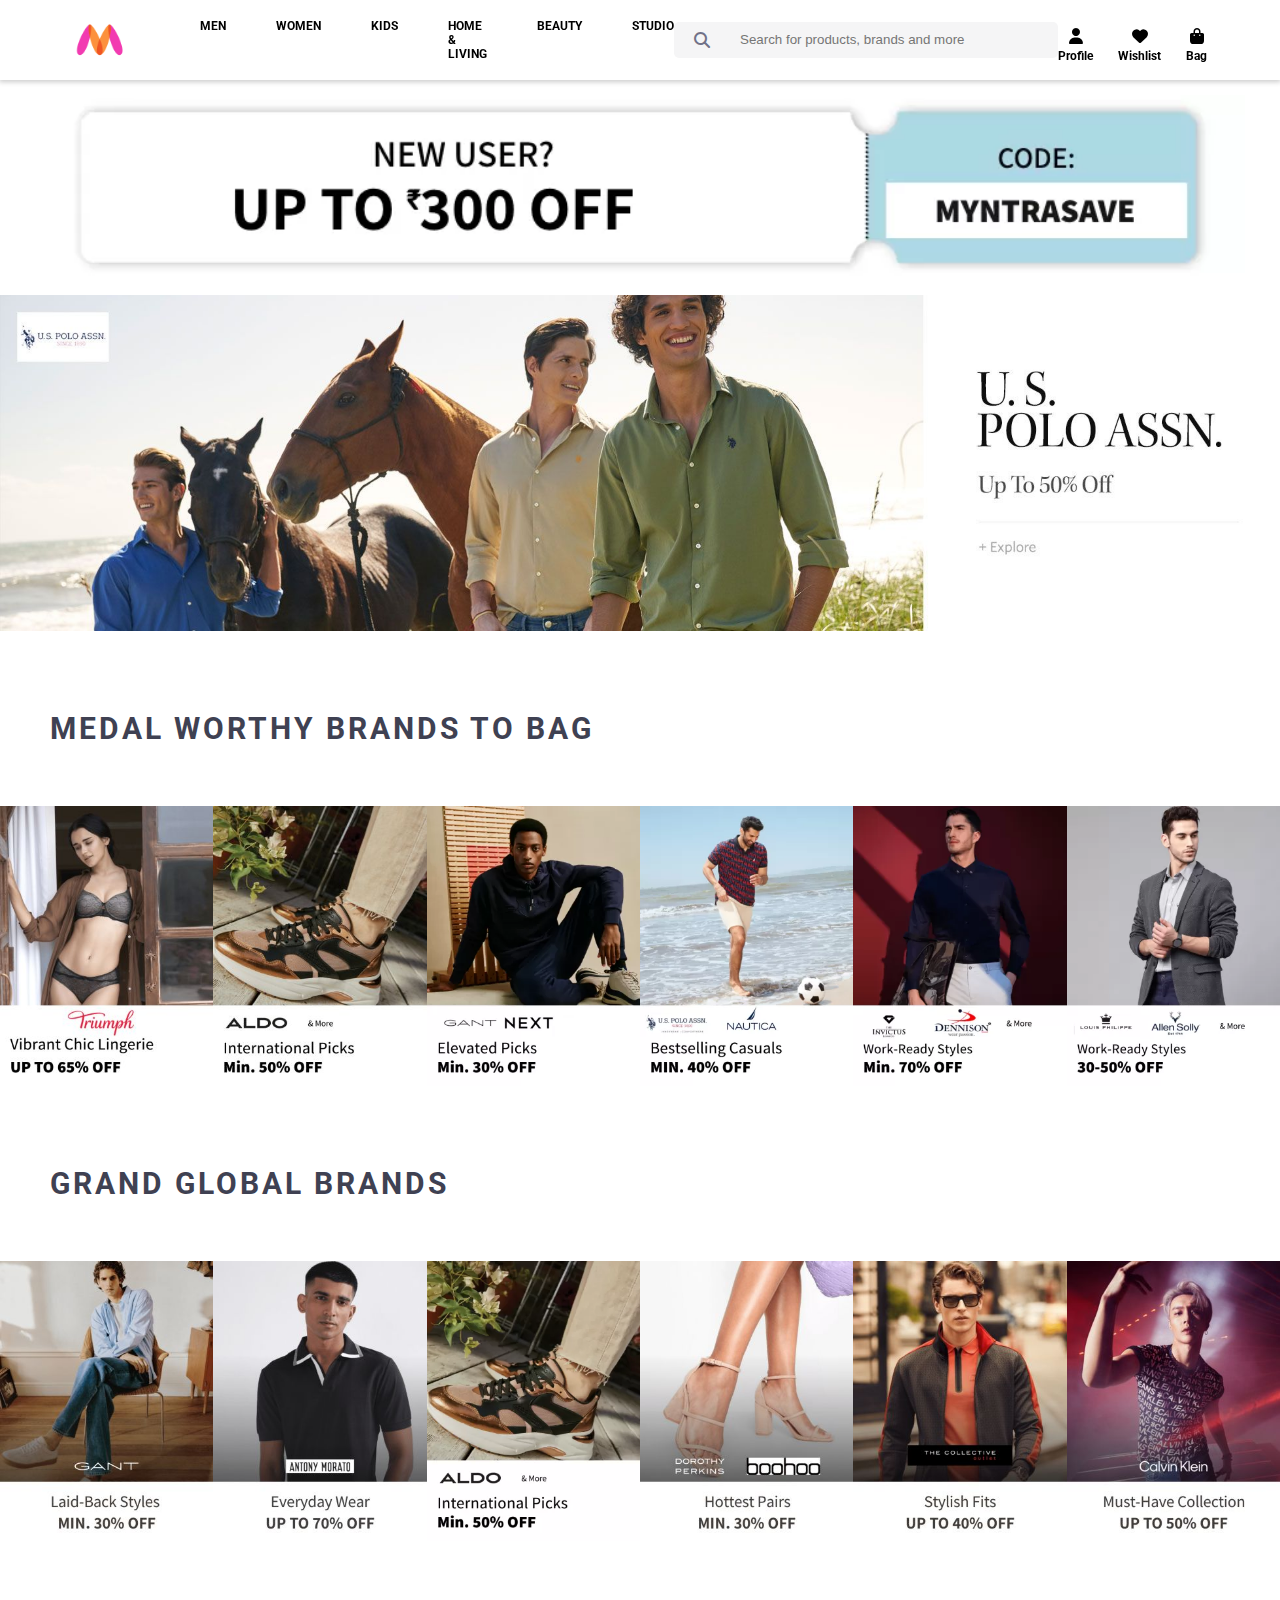
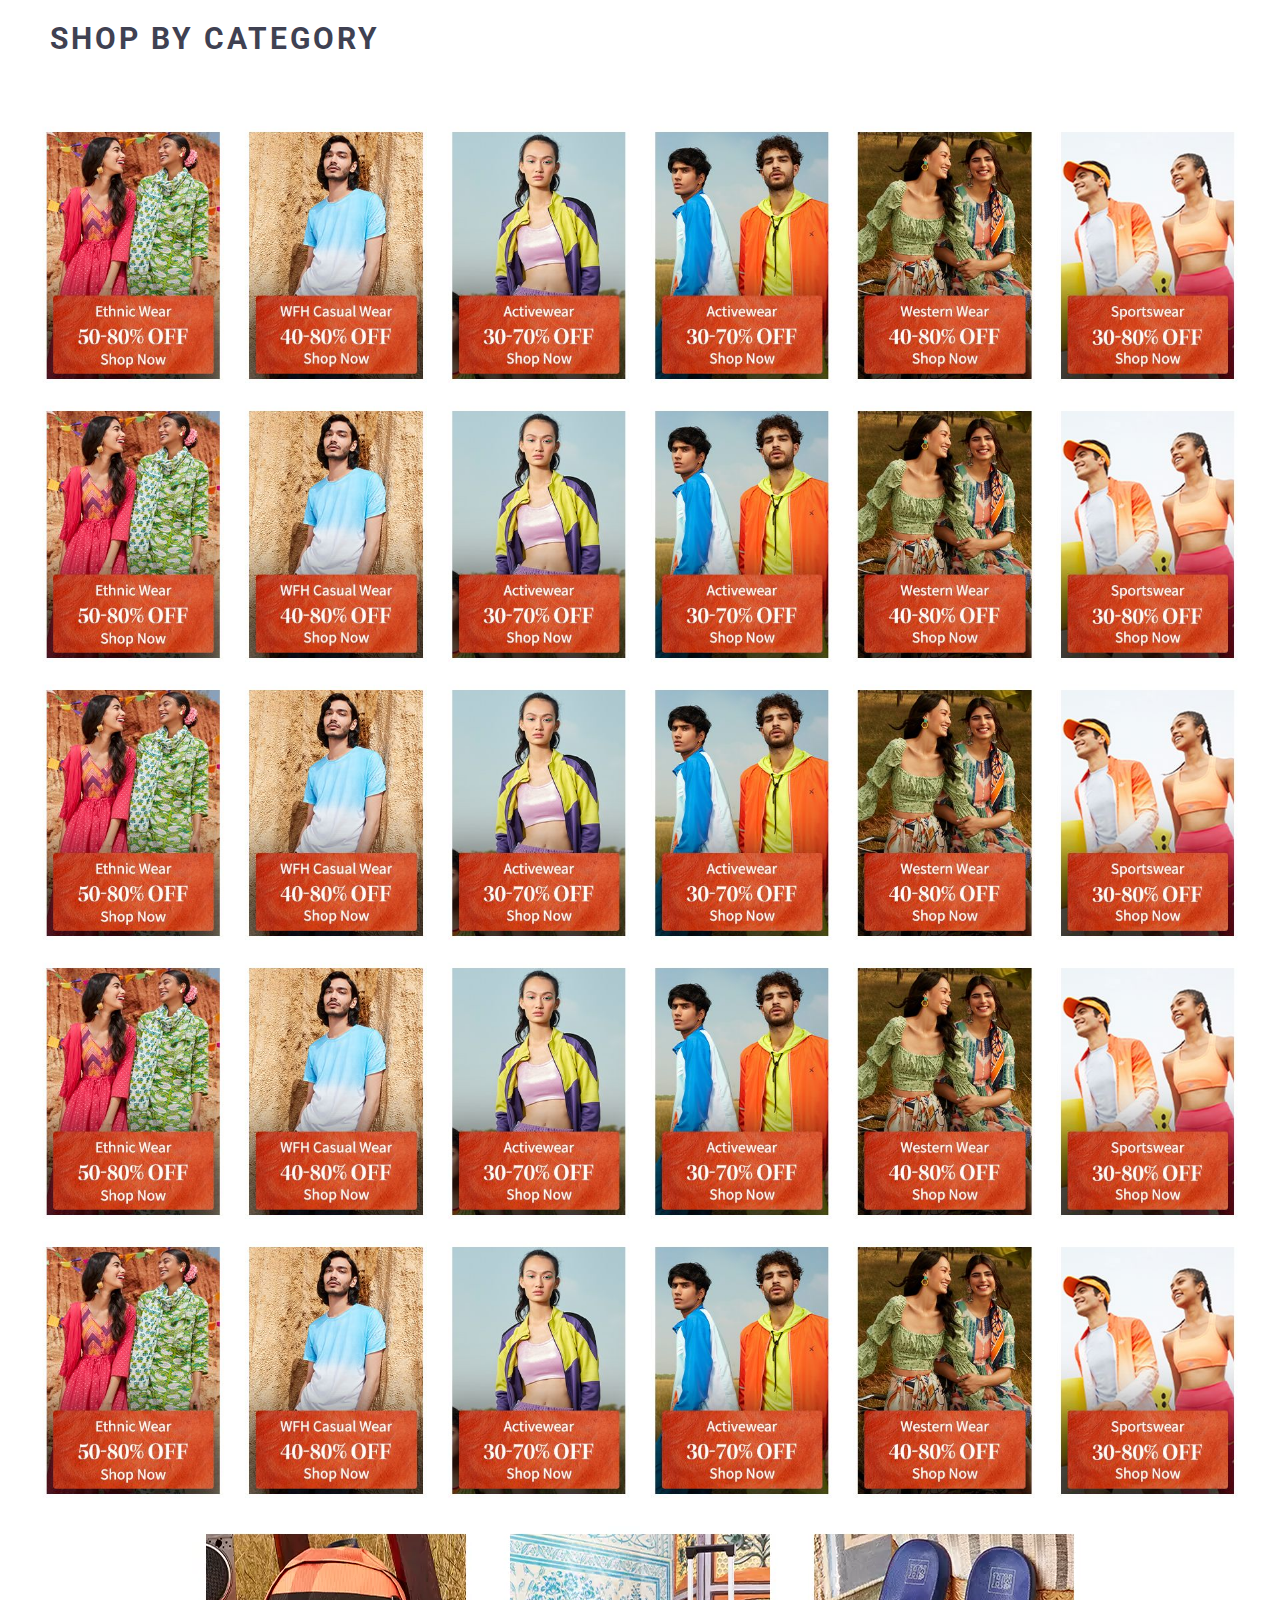
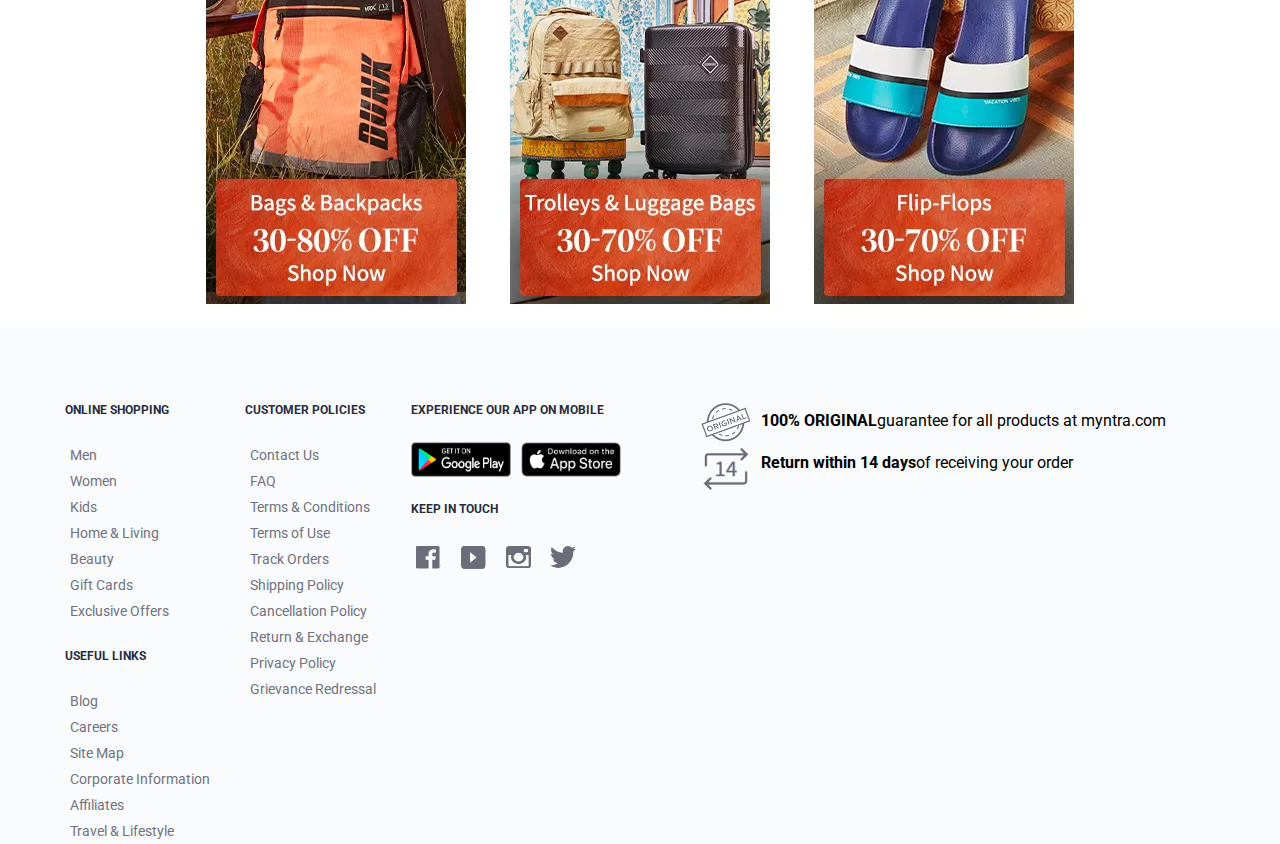
<file: index.html>
<html lang="en">

    <head>
        <title>Myntra Website</title>
        <link rel="preconnect" href="https://fonts.googleapis.com">
        <link rel="preconnect" href="https://fonts.gstatic.com" crossorigin>
        <link href="https://fonts.googleapis.com/css2?family=Roboto:ital,wght@0,100..900;1,100..900&display=swap"
            rel="stylesheet">

        <link rel="stylesheet" href="style.css">
        <link rel="stylesheet" href="https://cdnjs.cloudflare.com/ajax/libs/font-awesome/6.7.2/css/all.min.css">
    </head>

    <body>
        <div class="main_outer">

            <!-- top header start -->
            <div class="top_header">

                <div class="website_logo">
                    <a href="index.html">
                        <img src="images/logowebp.webp" alt="">
                    </a>
                </div>

                <div class="header_menu">
                    <div class="menu_items">
                        <a href="men.html">Men</a>

                        <div class="mega_dropdown">

                            <div class="dropdown_column">
                                <h4>Top Wear</h4>
                                <ul>
                                    <li>
                                        <a href="mensCategory.html">T-Shirts</a>
                                    </li>
                                    <li>
                                        <a href="#">Casual Shirts</a>
                                    </li>
                                    <li>
                                        <a href="#">Formal Shirts</a>
                                    </li>
                                    <li>
                                        <a href="#">Sweatshirts</a>
                                    </li>
                                    <li>
                                        <a href="#">Sweaters</a>
                                    </li>
                                    <li>
                                        <a href="#">Jackets</a>
                                    </li>
                                    <li>
                                        <a href="#">Blazers & Coats</a>
                                    </li>
                                    <li>
                                        <a href="#">Suits</a>
                                    </li>
                                    <li>
                                        <a href="#">Rain Jackets</a>
                                    </li>
                                </ul>
                            </div>
                            <div class="dropdown_column">
                                <h4>Bottom Wear</h4>
                                <ul>
                                    <li>
                                        <a href="#">Jeans</a>
                                    </li>
                                    <li>
                                        <a href="#">Casual Trousers</a>
                                    </li>
                                    <li>
                                        <a href="#">Formal Trousers</a>
                                    </li>
                                    <li>
                                        <a href="#">Shorts</a>
                                    </li>
                                    <li>
                                        <a href="#">Track Pants & Joggers</a>
                                    </li>
                                </ul>
                            </div>
                            <div class="dropdown_column">
                                <h4>Foot Wear</h4>
                                <ul>
                                    <li>
                                        <a href="#">Casual Shoes</a>
                                    </li>
                                    <li>
                                        <a href="#">Sports Shoes</a>
                                    </li>
                                    <li>
                                        <a href="#">Formal Shoes</a>
                                    </li>
                                    <li>
                                        <a href="#">Sneakers</a>
                                    </li>
                                    <li>
                                        <a href="#">Sandals & Floaters</a>
                                    </li>
                                    <li>
                                        <a href="#">Flip Flops</a>
                                    </li>
                                    <li>
                                        <a href="#">Socks</a>
                                    </li>
                                </ul>
                            </div>
                            <div class="dropdown_column">
                                <h4>Sports and active Wear</h4>
                                <ul>
                                    <li>
                                        <a href="#">Sport Shoes</a>
                                    </li>
                                    <li>
                                        <a href="#">Sports Sandals</a>
                                    </li>
                                    <li>
                                        <a href="#">Actice T-Shirts</a>
                                    </li>
                                    <li>
                                        <a href="#">Track pants</a>
                                    </li>
                                    <li>
                                        <a href="#">Tracksuit</a>
                                    </li>
                                    <li>
                                        <a href="#">Jackets</a>
                                    </li>
                                    <li>
                                        <a href="#">Sports wear</a>
                                    </li>
                                </ul>
                            </div>

                        </div>
                    </div>
                    <div class="menu_items">
                        <a href="women.html">Women</a>
                        <div class="mega_dropdown">
                            <div class="dropdown_column">
                                <h4>Top Wear</h4>
                                <ul>
                                    <li><a href="#">Tops</a></li>
                                    <li><a href="#">Casual Dresses</a></li>
                                    <li><a href="#">Blouses</a></li>
                                    <li><a href="#">Sweaters</a></li>
                                    <li><a href="#">Jackets</a></li>
                                    <li><a href="#">Cardigans</a></li>
                                    <li><a href="#">Tunics</a></li>
                                </ul>
                            </div>
                            <div class="dropdown_column">
                                <h4>Bottom Wear</h4>
                                <ul>
                                    <li><a href="#">Jeans</a></li>
                                    <li><a href="#">Casual Trousers</a></li>
                                    <li><a href="#">Skirts</a></li>
                                    <li><a href="#">Leggings</a></li>
                                    <li><a href="#">Shorts</a></li>
                                </ul>
                            </div>
                            <div class="dropdown_column">
                                <h4>Foot Wear</h4>
                                <ul>
                                    <li><a href="#">Casual Shoes</a></li>
                                    <li><a href="#">Sandals</a></li>
                                    <li><a href="#">Flats</a></li>
                                    <li><a href="#">Boots</a></li>
                                </ul>
                            </div>
                            <div class="dropdown_column">
                                <h4>Active Wear</h4>
                                <ul>
                                    <li><a href="#">Sports Bras</a></li>
                                    <li><a href="#">Leggings</a></li>
                                    <li><a href="#">Sports Shoes</a></li>
                                    <li><a href="#">Track Pants</a></li>
                                    <li><a href="#">Jackets</a></li>
                                </ul>
                            </div>
                        </div>
                    </div>
                    <div class="menu_items">
                        <a href="kids.html">Kids</a>
                        <div class="mega_dropdown">
                            <div class="dropdown_column">
                                <h4>Top Wear</h4>
                                <ul>
                                    <li><a href="#">T-Shirts</a></li>
                                    <li><a href="#">Shirts</a></li>
                                    <li><a href="#">Sweaters</a></li>
                                    <li><a href="#">Jackets</a></li>
                                    <li><a href="#">Sweatshirts</a></li>
                                </ul>
                            </div>
                            <div class="dropdown_column">
                                <h4>Bottom Wear</h4>
                                <ul>
                                    <li><a href="#">Jeans</a></li>
                                    <li><a href="#">Shorts</a></li>
                                    <li><a href="#">Track Pants</a></li>
                                    <li><a href="#">Casual Trousers</a></li>
                                </ul>
                            </div>
                            <div class="dropdown_column">
                                <h4>Foot Wear</h4>
                                <ul>
                                    <li><a href="#">Casual Shoes</a></li>
                                    <li><a href="#">Sneakers</a></li>
                                    <li><a href="#">Sandals</a></li>
                                </ul>
                            </div>
                            <div class="dropdown_column">
                                <h4>Accessories</h4>
                                <ul>
                                    <li><a href="#">Caps</a></li>
                                    <li><a href="#">Bags</a></li>
                                    <li><a href="#">Gloves</a></li>
                                </ul>
                            </div>
                        </div>
                    </div>
                    <div class="menu_items">
                        <a href="homeandliving.html">Home & Living</a>
                        <div class="mega_dropdown">
                            <div class="dropdown_column">
                                <h4>Furniture</h4>
                                <ul>
                                    <li><a href="#">Sofas</a></li>
                                    <li><a href="#">Beds</a></li>
                                    <li><a href="#">Chairs</a></li>
                                    <li><a href="#">Tables</a></li>
                                    <li><a href="#">Cabinets</a></li>
                                </ul>
                            </div>
                            <div class="dropdown_column">
                                <h4>Bedding</h4>
                                <ul>
                                    <li><a href="#">Bed Linen</a></li>
                                    <li><a href="#">Pillows</a></li>
                                    <li><a href="#">Quilts</a></li>
                                    <li><a href="#">Curtains</a></li>
                                </ul>
                            </div>
                            <div class="dropdown_column">
                                <h4>Kitchenware</h4>
                                <ul>
                                    <li><a href="#">Cookware</a></li>
                                    <li><a href="#">Dining Sets</a></li>
                                    <li><a href="#">Storage Containers</a></li>
                                </ul>
                            </div>
                            <div class="dropdown_column">
                                <h4>Decor</h4>
                                <ul>
                                    <li><a href="#">Wall Art</a></li>
                                    <li><a href="#">Rugs</a></li>
                                    <li><a href="#">Vases</a></li>
                                    <li><a href="#">Cushions</a></li>
                                </ul>
                            </div>
                        </div>
                    </div>
                    <div class="menu_items">
                        <a href="beauty.html">Beauty</a>
                        <div class="mega_dropdown">
                            <div class="dropdown_column">
                                <h4>Skin Care</h4>
                                <ul>
                                    <li><a href="#">Face Creams</a></li>
                                    <li><a href="#">Face Wash</a></li>
                                    <li><a href="#">Serums</a></li>
                                    <li><a href="#">Moisturizers</a></li>
                                </ul>
                            </div>
                            <div class="dropdown_column">
                                <h4>Makeup</h4>
                                <ul>
                                    <li><a href="#">Foundations</a></li>
                                    <li><a href="#">Lipsticks</a></li>
                                    <li><a href="#">Mascara</a></li>
                                    <li><a href="#">Eyeliners</a></li>
                                </ul>
                            </div>
                            <div class="dropdown_column">
                                <h4>Hair Care</h4>
                                <ul>
                                    <li><a href="#">Shampoos</a></li>
                                    <li><a href="#">Conditioners</a></li>
                                    <li><a href="#">Hair Oil</a></li>
                                    <li><a href="#">Hair Colors</a></li>
                                </ul>
                            </div>
                            <div class="dropdown_column">
                                <h4>Fragrances</h4>
                                <ul>
                                    <li><a href="#">Perfumes</a></li>
                                    <li><a href="#">Body Sprays</a></li>
                                </ul>
                            </div>
                        </div>

                    </div>
                    <div class="menu_items">
                        <a href="studio.html">Studio</a>
                        <div class="mega_dropdown">
                            <div class="dropdown_column">
                                <h4>Photography</h4>
                                <ul>
                                    <li><a href="#">Cameras</a></li>
                                    <li><a href="#">Lenses</a></li>
                                    <li><a href="#">Tripods</a></li>
                                </ul>
                            </div>
                            <div class="dropdown_column">
                                <h4>Audio</h4>
                                <ul>
                                    <li><a href="#">Headphones</a></li>
                                    <li><a href="#">Speakers</a></li>
                                </ul>
                            </div>
                            <div class="dropdown_column">
                                <h4>Lighting</h4>
                                <ul>
                                    <li><a href="#">Studio Lights</a></li>
                                    <li><a href="#">LED Lights</a></li>
                                </ul>
                            </div>
                            <div class="dropdown_column">
                                <h4>Accessories</h4>
                                <ul>
                                    <li><a href="#">Camera Bags</a></li>
                                    <li><a href="#">Stabilizers</a></li>
                                </ul>
                            </div>
                        </div>

                    </div>
                </div>

                <div class="header_search">
                    <div>
                        <i class="fa-solid fa-magnifying-glass"></i>
                    </div>
                    <div class="search_input">
                        <input type="text" name="search" class="input-form"
                            placeholder="Search for products, brands and more">
                    </div>
                </div>

                <div class="header_user_icons">
                    <div class="user_icons">
                        <div>
                            <i class="fa-solid fa-user"></i>
                        </div>
                        <div class="icon_text">Profile</div>
                    </div>
                    <div class="user_icons">
                        <div>
                            <i class="fa-solid fa-heart"></i>
                        </div>
                        <div class="icon_text">Wishlist</div>
                    </div>
                    <div class="user_icons">
                        <div>
                            <i class="fa-solid fa-bag-shopping"></i>
                        </div>
                        <div class="icon_text">Bag</div>
                    </div>
                </div>

            </div>
            <!-- top header end -->

            <!-- image banner section start -->
            <div class="top_discount">
                <img src="images/top_discount.webp" alt="" title="">
            </div>

            <div class="top_animation1">
                <img src="images/top_animation.jpg" alt="" title="">
            </div>

            <div class="medal_worthy">
                <p>MEDAL WORTHY BRANDS TO BAG</p>
            </div>

            <div class="animation2">
                <div class="animation2image">
                    <img src="images/animation2_1.jpeg" alt="">
                </div>
                <div class="animation2image">
                    <img src="images/animation2_2.jpeg" alt="">
                </div>
                <div class="animation2image">
                    <img src="images/animation2_3.webp" alt="">
                </div>
                <div class="animation2image">
                    <img src="images/animation2_4.webp" alt="">
                </div>
                <div class="animation2image">
                    <img src="images/animation2_5.webp" alt="">
                </div>
                <div class="animation2image">
                    <img src="images/animation2_6.webp" alt="">
                </div>
            </div>

            <div class="medal_worthy">
                <p>GRAND GLOBAL BRANDS</p>
            </div>

            <div class="animation3">
                <div class="animation3image">
                    <img src="images/animation3_1.jpeg" alt="">
                </div>
                <div class="animation2image">
                    <img src="images/animation3_2.jpeg" alt="">
                </div>
                <div class="animation2image">
                    <img src="images/animation3_3.webp" alt="">
                </div>
                <div class="animation2image">
                    <img src="images/animation3_4.jpeg" alt="">
                </div>
                <div class="animation2image">
                    <img src="images/animation3_5.jpeg" alt="">
                </div>
                <div class="animation2image">
                    <img src="images/animation3_6.jpeg" alt="">
                </div>
            </div>

            <div class="medal_worthy">
                <p>SHOP BY CATEGORY</p>
            </div>

            <div class="shop_category">
                <div class="shop_category_image">
                    <div>
                        <img src="images/shop_category1.jpg" alt="">
                    </div>
                    <div>
                        <img src="images/shop_category2.jpg" alt="">
                    </div>
                    <div>
                        <img src="images/shop_category3.jpg" alt="">
                    </div>
                    <div>
                        <img src="images/shop_category4.jpg" alt="">
                    </div>
                    <div>
                        <img src="images/shop_category5.jpg" alt="">
                    </div>
                    <div>
                        <img src="images/shop_category6.jpg" alt="">
                    </div>
                </div>

                <div class="shop_category_image">
                    <div>
                        <img src="images/shop_category1.jpg" alt="">
                    </div>
                    <div>
                        <img src="images/shop_category2.jpg" alt="">
                    </div>
                    <div>
                        <img src="images/shop_category3.jpg" alt="">
                    </div>
                    <div>
                        <img src="images/shop_category4.jpg" alt="">
                    </div>
                    <div>
                        <img src="images/shop_category5.jpg" alt="">
                    </div>
                    <div>
                        <img src="images/shop_category6.jpg" alt="">
                    </div>
                </div>

                <div class="shop_category_image">
                    <div>
                        <img src="images/shop_category1.jpg" alt="">
                    </div>
                    <div>
                        <img src="images/shop_category2.jpg" alt="">
                    </div>
                    <div>
                        <img src="images/shop_category3.jpg" alt="">
                    </div>
                    <div>
                        <img src="images/shop_category4.jpg" alt="">
                    </div>
                    <div>
                        <img src="images/shop_category5.jpg" alt="">
                    </div>
                    <div>
                        <img src="images/shop_category6.jpg" alt="">
                    </div>
                </div>

                <div class="shop_category_image">
                    <div>
                        <img src="images/shop_category1.jpg" alt="">
                    </div>
                    <div>
                        <img src="images/shop_category2.jpg" alt="">
                    </div>
                    <div>
                        <img src="images/shop_category3.jpg" alt="">
                    </div>
                    <div>
                        <img src="images/shop_category4.jpg" alt="">
                    </div>
                    <div>
                        <img src="images/shop_category5.jpg" alt="">
                    </div>
                    <div>
                        <img src="images/shop_category6.jpg" alt="">
                    </div>
                </div>

                <div class="shop_category_image">
                    <div>
                        <img src="images/shop_category1.jpg" alt="">
                    </div>
                    <div>
                        <img src="images/shop_category2.jpg" alt="">
                    </div>
                    <div>
                        <img src="images/shop_category3.jpg" alt="">
                    </div>
                    <div>
                        <img src="images/shop_category4.jpg" alt="">
                    </div>
                    <div>
                        <img src="images/shop_category5.jpg" alt="">
                    </div>
                    <div>
                        <img src="images/shop_category6.jpg" alt="">
                    </div>
                </div>

                <div class="shop_category_image_end">
                    <div>
                        <img src="images/shop_category7.webp" alt="">
                    </div>
                    <div>
                        <img src="images/shop_category8.webp" alt="">
                    </div>
                    <div>
                        <img src="images/shop_category9.webp" alt="">
                    </div>
                </div>
            </div>
            <!-- image banner section end -->

            <!-- website description section start -->
            <div class="description">
                <div class="description_part1">
                    <div class="description_section1">
                        <h2>ONLINE SHOPPING</h2>
                        <div class="links">
                            <div><a href="#">Men</a></div>
                            <div><a href="#">Women</a></div>
                            <div><a href="#">Kids</a></div>
                            <div><a href="#">Home & Living</a></div>
                            <div><a href="#">Beauty</a></div>
                            <div><a href="#">Gift Cards</a></div>
                            <div><a href="#">Exclusive Offers</a></div>
                        </div>
                    </div>

                    <div class="description_section2">
                        <h2>USEFUL LINKS</h2>
                        <div class="links">
                            <div><a href="#">Blog</a></div>
                            <div><a href="#">Careers</a></div>
                            <div><a href="#">Site Map</a></div>
                            <div><a href="#">Corporate Information</a></div>
                            <div><a href="#">Affiliates</a></div>
                            <div><a href="#">Travel & Lifestyle</a></div>
                        </div>
                    </div>
                </div>

                <div class="description_part2">
                    <div class="description_section3">
                        <h2>CUSTOMER POLICIES</h2>
                        <div class="links">
                            <div><a href="#">Contact Us</a></div>
                            <div><a href="#">FAQ</a></div>
                            <div><a href="#">Terms & Conditions</a></div>
                            <div><a href="#">Terms of Use</a></div>
                            <div><a href="#">Track Orders</a></div>
                            <div><a href="#">Shipping Policy</a></div>
                            <div><a href="#">Cancellation Policy</a></div>
                            <div><a href="#">Return & Exchange</a></div>
                            <div><a href="#">Privacy Policy</a></div>
                            <div><a href="#">Grievance Redressal</a></div>
                        </div>
                    </div>
                </div>

                <div class="description_part3">
                    <div class="description_section4">
                        <h2>EXPERIENCE OUR APP ON MOBILE</h2>
                        <div class="app_downloader">
                            <div>
                                <img src="images/playstore.png" alt="">
                            </div>
                            <div>
                                <img src="images/applestore.png" alt="">
                            </div>
                        </div>
                    </div>

                    <div class="description_section5">
                        <h2>KEEP IN TOUCH</h2>
                        <div class="social_links">
                            <div>
                                <a href="www.facebook.com">
                                    <img src="images/fb.png" alt="">
                                </a>
                            </div>
                            <div>
                                <a href="www.youtube.com">
                                    <img src="images/yt.png" alt="">
                                </a>
                            </div>
                            <div>
                                <a href="www.instagram.com">
                                    <img src="images/insta.png" alt="">
                                </a>
                            </div>
                            <div>
                                <a href="www.twitter.com">
                                    <img src="images/twitter.png" alt="">
                                </a>
                            </div>
                        </div>
                    </div>
                </div>

                <div class="description_part4">
                    <div class="description_section6">
                        <div>
                            <img src="images/original.png" alt="">
                        </div>
                        <div class="original_content">
                            <div class="original">100% ORIGINAL</div>
                            <div class="product_info">guarantee for all products at myntra.com</div>
                        </div>
                    </div>

                    <div class="description_section7">
                        <div>
                            <img src="images/14.png" alt="">
                        </div>
                        <div class="original_content">
                            <div class="original">Return within 14 days </div>
                            <div class="product_info"> of receiving your order</div>
                        </div>
                    </div>
                </div>
            </div>


            <div class="description_section8">

            </div>
            <!-- website description section end -->

        </div>
    </body>

</html>
</file>
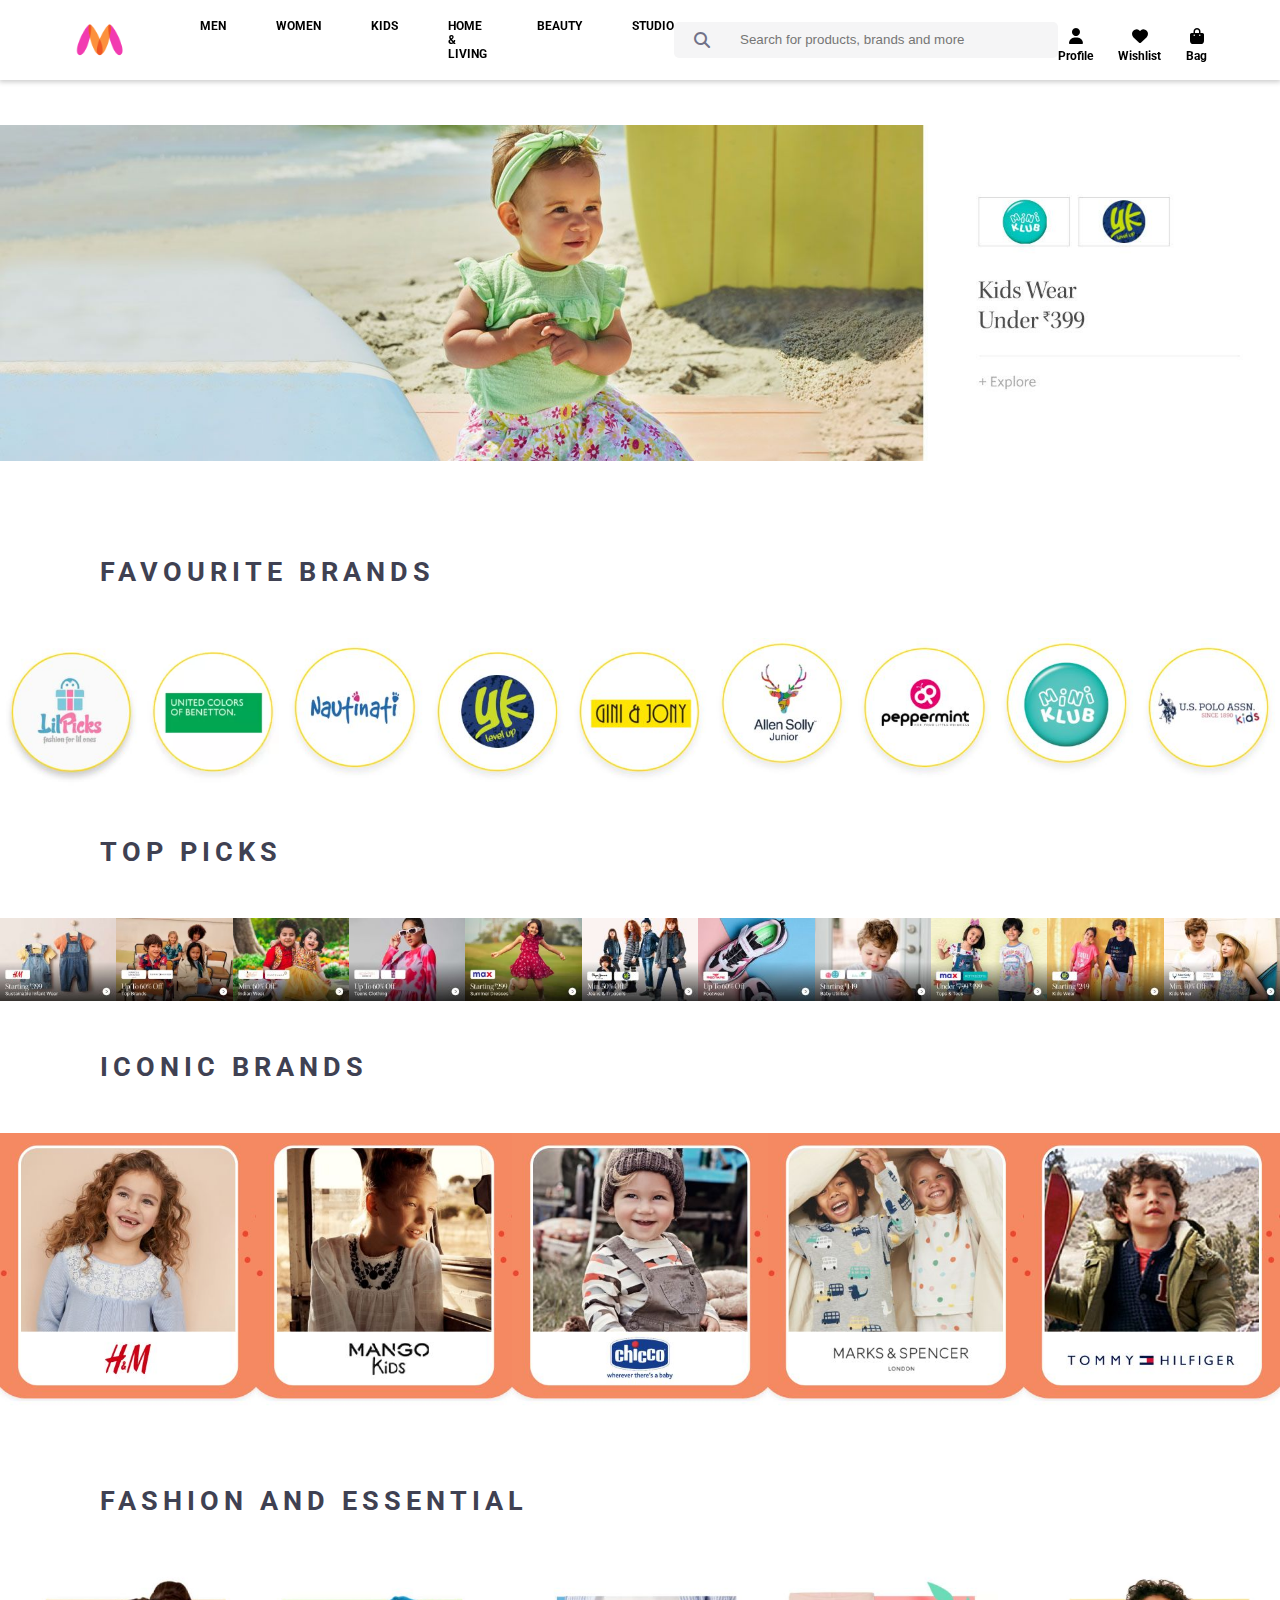
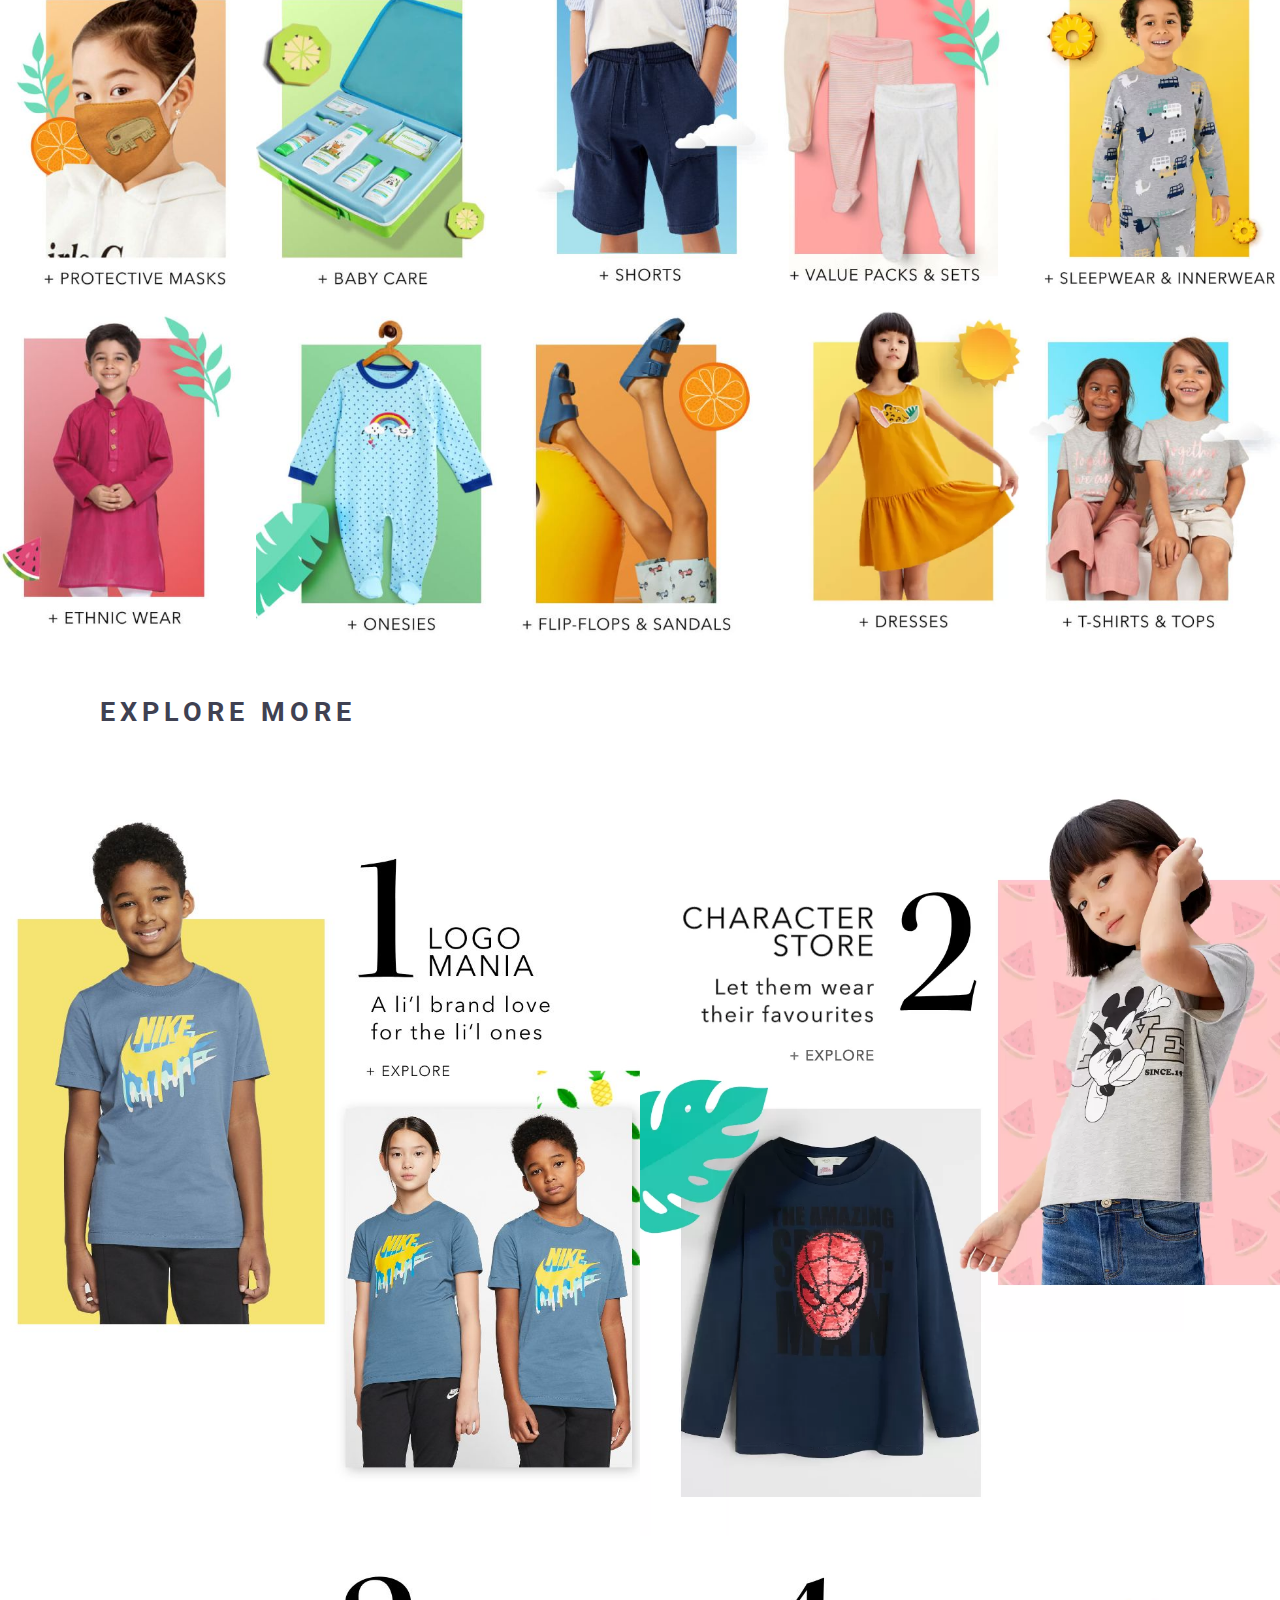
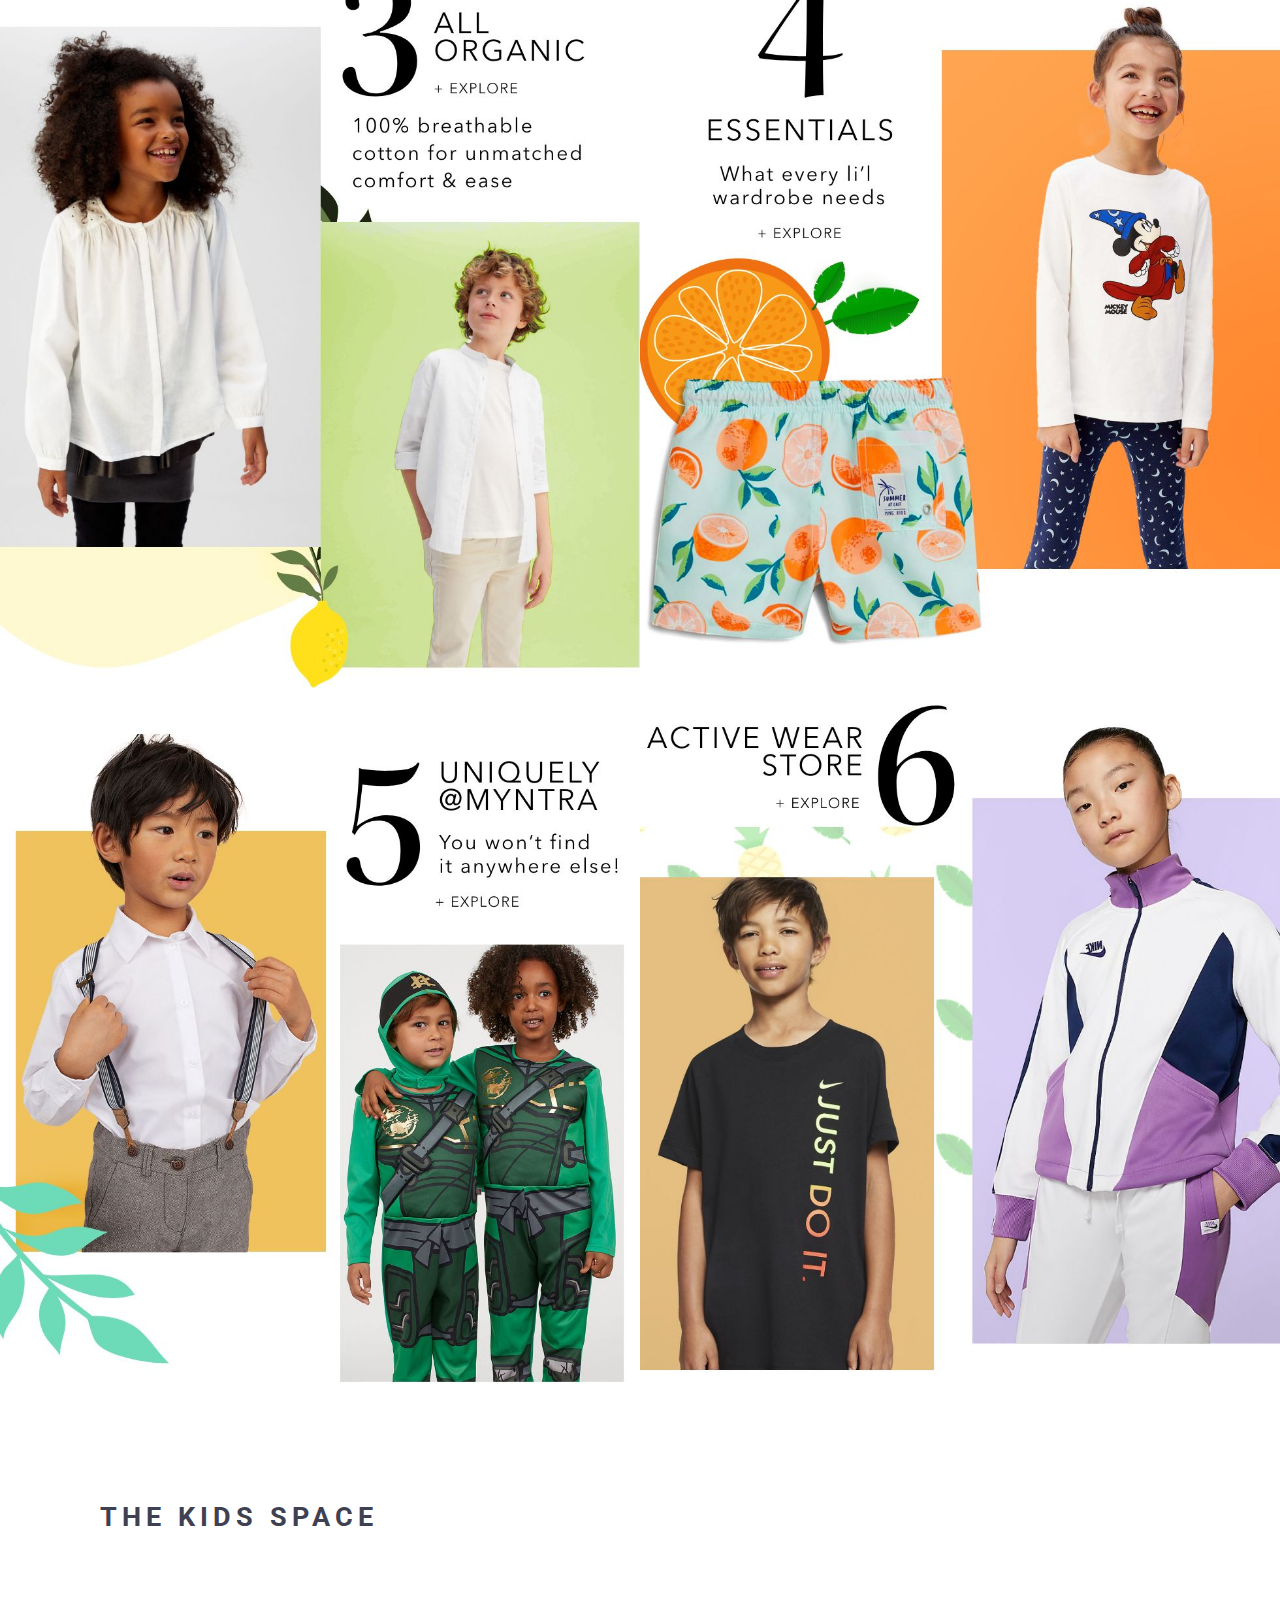
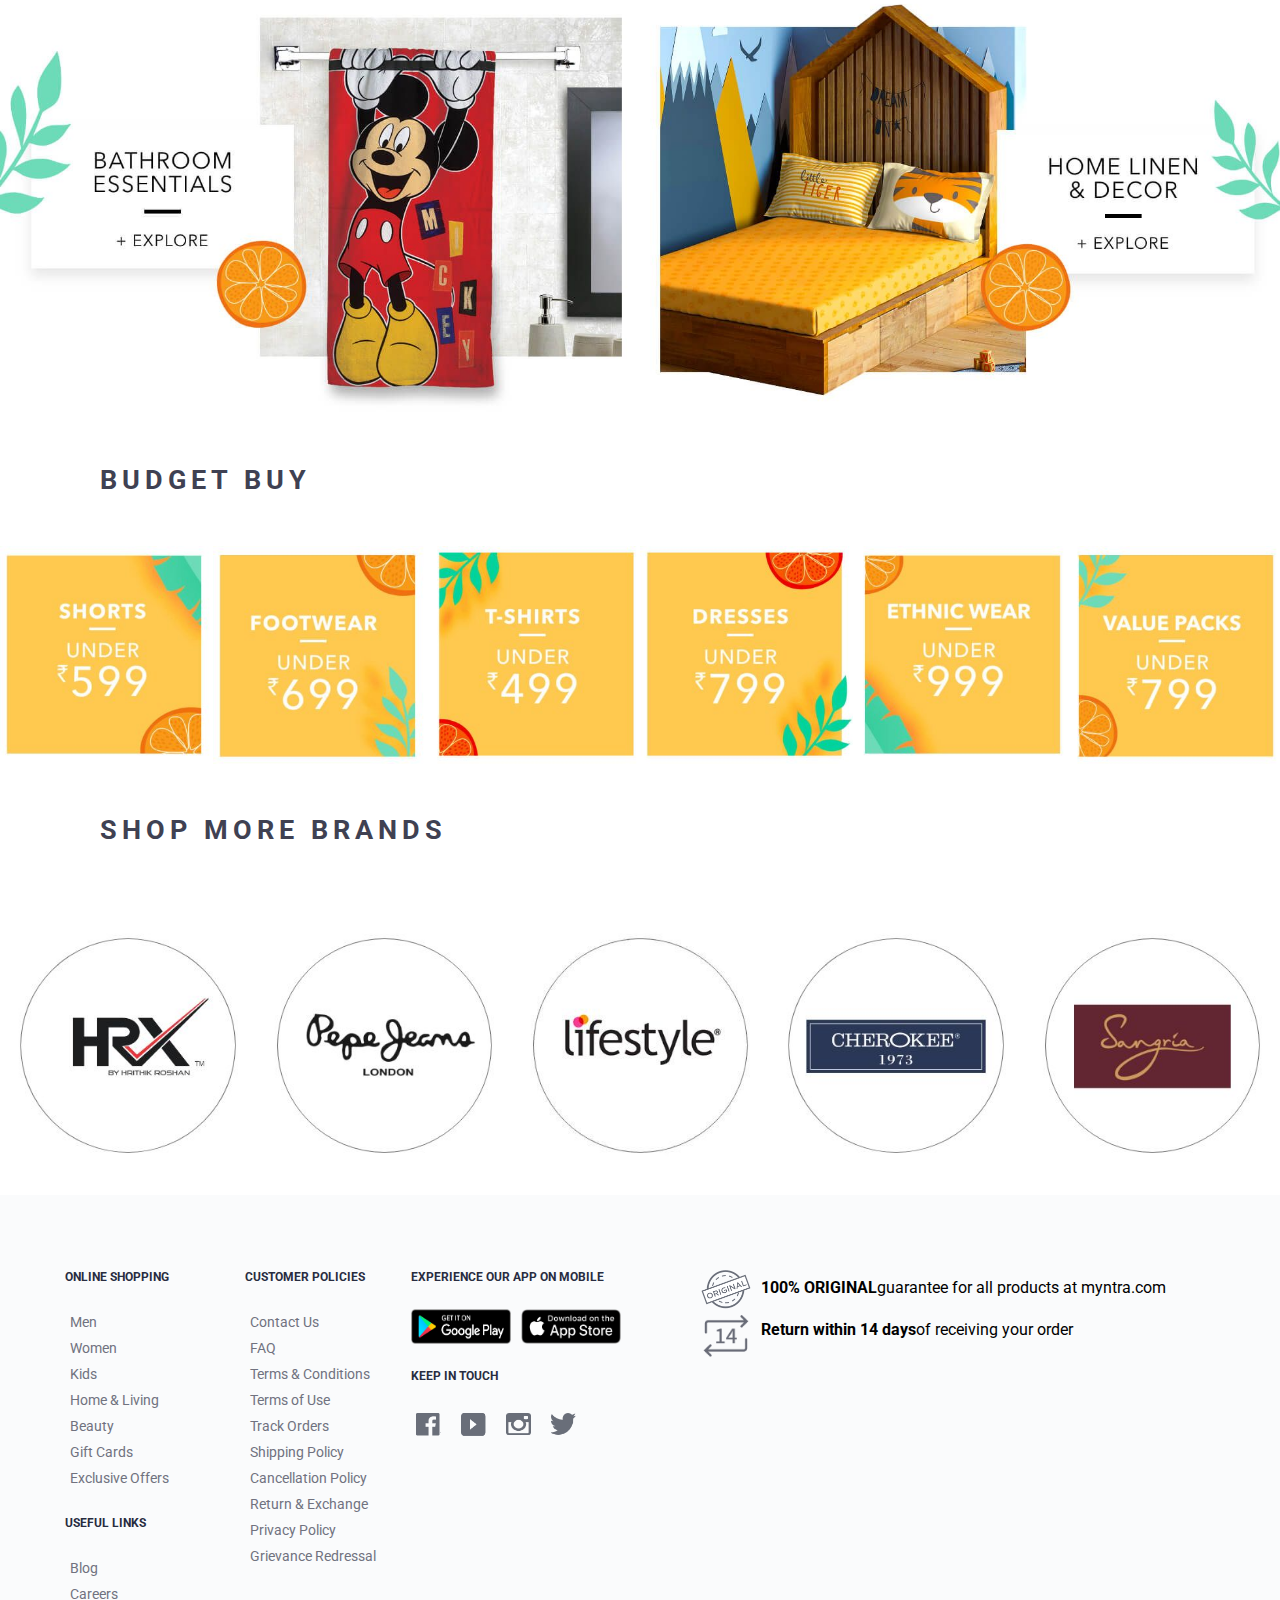
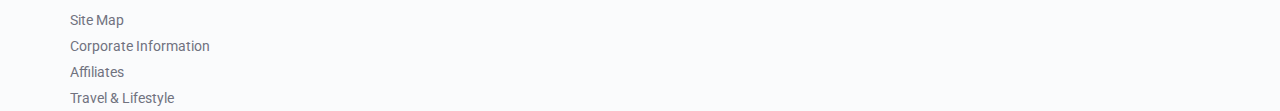
<file: kids.html>
<html lang="en">

    <head>
        <title>Myntra Website</title>
        <link rel="preconnect" href="https://fonts.googleapis.com">
        <link rel="preconnect" href="https://fonts.gstatic.com" crossorigin>
        <link href="https://fonts.googleapis.com/css2?family=Roboto:ital,wght@0,100..900;1,100..900&display=swap"
            rel="stylesheet">

        <link rel="stylesheet" href="style.css">
        <link rel="stylesheet" href="https://cdnjs.cloudflare.com/ajax/libs/font-awesome/6.7.2/css/all.min.css">
    </head>

    <body>
        <div class="main_outer">

            <!-- top header start -->
            <div class="top_header">

                <div class="website_logo">
                    <a href="index.html">
                        <img src="images/logowebp.webp" alt="">
                    </a>
                </div>

                <div class="header_menu">
                    <div class="menu_items">
                        <a href="men.html">Men</a>

                        <div class="mega_dropdown">

                            <div class="dropdown_column">
                                <h4>Top Wear</h4>
                                <ul>
                                    <li>
                                        <a href="#">T-Shirts</a>
                                    </li>
                                    <li>
                                        <a href="#">Casual Shirts</a>
                                    </li>
                                    <li>
                                        <a href="#">Formal Shirts</a>
                                    </li>
                                    <li>
                                        <a href="#">Sweatshirts</a>
                                    </li>
                                    <li>
                                        <a href="#">Sweaters</a>
                                    </li>
                                    <li>
                                        <a href="#">Jackets</a>
                                    </li>
                                    <li>
                                        <a href="#">Blazers & Coats</a>
                                    </li>
                                    <li>
                                        <a href="#">Suits</a>
                                    </li>
                                    <li>
                                        <a href="#">Rain Jackets</a>
                                    </li>
                                </ul>
                            </div>
                            <div class="dropdown_column">
                                <h4>Bottom Wear</h4>
                                <ul>
                                    <li>
                                        <a href="#">Jeans</a>
                                    </li>
                                    <li>
                                        <a href="#">Casual Trousers</a>
                                    </li>
                                    <li>
                                        <a href="#">Formal Trousers</a>
                                    </li>
                                    <li>
                                        <a href="#">Shorts</a>
                                    </li>
                                    <li>
                                        <a href="#">Track Pants & Joggers</a>
                                    </li>
                                </ul>
                            </div>
                            <div class="dropdown_column">
                                <h4>Foot Wear</h4>
                                <ul>
                                    <li>
                                        <a href="#">Casual Shoes</a>
                                    </li>
                                    <li>
                                        <a href="#">Sports Shoes</a>
                                    </li>
                                    <li>
                                        <a href="#">Formal Shoes</a>
                                    </li>
                                    <li>
                                        <a href="#">Sneakers</a>
                                    </li>
                                    <li>
                                        <a href="#">Sandals & Floaters</a>
                                    </li>
                                    <li>
                                        <a href="#">Flip Flops</a>
                                    </li>
                                    <li>
                                        <a href="#">Socks</a>
                                    </li>
                                </ul>
                            </div>
                            <div class="dropdown_column">
                                <h4>Sports and active Wear</h4>
                                <ul>
                                    <li>
                                        <a href="#">Sport Shoes</a>
                                    </li>
                                    <li>
                                        <a href="#">Sports Sandals</a>
                                    </li>
                                    <li>
                                        <a href="#">Actice T-Shirts</a>
                                    </li>
                                    <li>
                                        <a href="#">Track pants</a>
                                    </li>
                                    <li>
                                        <a href="#">Tracksuit</a>
                                    </li>
                                    <li>
                                        <a href="#">Jackets</a>
                                    </li>
                                    <li>
                                        <a href="#">Sports wear</a>
                                    </li>
                                </ul>
                            </div>

                        </div>
                    </div>
                    <div class="menu_items">
                        <a href="women.html">Women</a>
                        <div class="mega_dropdown">
                            <div class="dropdown_column">
                                <h4>Top Wear</h4>
                                <ul>
                                    <li><a href="#">Tops</a></li>
                                    <li><a href="#">Casual Dresses</a></li>
                                    <li><a href="#">Blouses</a></li>
                                    <li><a href="#">Sweaters</a></li>
                                    <li><a href="#">Jackets</a></li>
                                    <li><a href="#">Cardigans</a></li>
                                    <li><a href="#">Tunics</a></li>
                                </ul>
                            </div>
                            <div class="dropdown_column">
                                <h4>Bottom Wear</h4>
                                <ul>
                                    <li><a href="#">Jeans</a></li>
                                    <li><a href="#">Casual Trousers</a></li>
                                    <li><a href="#">Skirts</a></li>
                                    <li><a href="#">Leggings</a></li>
                                    <li><a href="#">Shorts</a></li>
                                </ul>
                            </div>
                            <div class="dropdown_column">
                                <h4>Foot Wear</h4>
                                <ul>
                                    <li><a href="#">Casual Shoes</a></li>
                                    <li><a href="#">Sandals</a></li>
                                    <li><a href="#">Flats</a></li>
                                    <li><a href="#">Boots</a></li>
                                </ul>
                            </div>
                            <div class="dropdown_column">
                                <h4>Active Wear</h4>
                                <ul>
                                    <li><a href="#">Sports Bras</a></li>
                                    <li><a href="#">Leggings</a></li>
                                    <li><a href="#">Sports Shoes</a></li>
                                    <li><a href="#">Track Pants</a></li>
                                    <li><a href="#">Jackets</a></li>
                                </ul>
                            </div>
                        </div>
                    </div>
                    <div class="menu_items">
                        <a href="kids.html">Kids</a>
                        <div class="mega_dropdown">
                            <div class="dropdown_column">
                                <h4>Top Wear</h4>
                                <ul>
                                    <li><a href="#">T-Shirts</a></li>
                                    <li><a href="#">Shirts</a></li>
                                    <li><a href="#">Sweaters</a></li>
                                    <li><a href="#">Jackets</a></li>
                                    <li><a href="#">Sweatshirts</a></li>
                                </ul>
                            </div>
                            <div class="dropdown_column">
                                <h4>Bottom Wear</h4>
                                <ul>
                                    <li><a href="#">Jeans</a></li>
                                    <li><a href="#">Shorts</a></li>
                                    <li><a href="#">Track Pants</a></li>
                                    <li><a href="#">Casual Trousers</a></li>
                                </ul>
                            </div>
                            <div class="dropdown_column">
                                <h4>Foot Wear</h4>
                                <ul>
                                    <li><a href="#">Casual Shoes</a></li>
                                    <li><a href="#">Sneakers</a></li>
                                    <li><a href="#">Sandals</a></li>
                                </ul>
                            </div>
                            <div class="dropdown_column">
                                <h4>Accessories</h4>
                                <ul>
                                    <li><a href="#">Caps</a></li>
                                    <li><a href="#">Bags</a></li>
                                    <li><a href="#">Gloves</a></li>
                                </ul>
                            </div>
                        </div>
                    </div>
                    <div class="menu_items">
                        <a href="homeandliving.html">Home & Living</a>
                        <div class="mega_dropdown">
                            <div class="dropdown_column">
                                <h4>Furniture</h4>
                                <ul>
                                    <li><a href="#">Sofas</a></li>
                                    <li><a href="#">Beds</a></li>
                                    <li><a href="#">Chairs</a></li>
                                    <li><a href="#">Tables</a></li>
                                    <li><a href="#">Cabinets</a></li>
                                </ul>
                            </div>
                            <div class="dropdown_column">
                                <h4>Bedding</h4>
                                <ul>
                                    <li><a href="#">Bed Linen</a></li>
                                    <li><a href="#">Pillows</a></li>
                                    <li><a href="#">Quilts</a></li>
                                    <li><a href="#">Curtains</a></li>
                                </ul>
                            </div>
                            <div class="dropdown_column">
                                <h4>Kitchenware</h4>
                                <ul>
                                    <li><a href="#">Cookware</a></li>
                                    <li><a href="#">Dining Sets</a></li>
                                    <li><a href="#">Storage Containers</a></li>
                                </ul>
                            </div>
                            <div class="dropdown_column">
                                <h4>Decor</h4>
                                <ul>
                                    <li><a href="#">Wall Art</a></li>
                                    <li><a href="#">Rugs</a></li>
                                    <li><a href="#">Vases</a></li>
                                    <li><a href="#">Cushions</a></li>
                                </ul>
                            </div>
                        </div>
                    </div>
                    <div class="menu_items">
                        <a href="beauty.html">Beauty</a>
                        <div class="mega_dropdown">
                            <div class="dropdown_column">
                                <h4>Skin Care</h4>
                                <ul>
                                    <li><a href="#">Face Creams</a></li>
                                    <li><a href="#">Face Wash</a></li>
                                    <li><a href="#">Serums</a></li>
                                    <li><a href="#">Moisturizers</a></li>
                                </ul>
                            </div>
                            <div class="dropdown_column">
                                <h4>Makeup</h4>
                                <ul>
                                    <li><a href="#">Foundations</a></li>
                                    <li><a href="#">Lipsticks</a></li>
                                    <li><a href="#">Mascara</a></li>
                                    <li><a href="#">Eyeliners</a></li>
                                </ul>
                            </div>
                            <div class="dropdown_column">
                                <h4>Hair Care</h4>
                                <ul>
                                    <li><a href="#">Shampoos</a></li>
                                    <li><a href="#">Conditioners</a></li>
                                    <li><a href="#">Hair Oil</a></li>
                                    <li><a href="#">Hair Colors</a></li>
                                </ul>
                            </div>
                            <div class="dropdown_column">
                                <h4>Fragrances</h4>
                                <ul>
                                    <li><a href="#">Perfumes</a></li>
                                    <li><a href="#">Body Sprays</a></li>
                                </ul>
                            </div>
                        </div>

                    </div>  
                    <div class="menu_items">
                        <a href="studio.html">Studio</a>
                        <div class="mega_dropdown">
                            <div class="dropdown_column">
                                <h4>Photography</h4>
                                <ul>
                                    <li><a href="#">Cameras</a></li>
                                    <li><a href="#">Lenses</a></li>
                                    <li><a href="#">Tripods</a></li>
                                </ul>
                            </div>
                            <div class="dropdown_column">
                                <h4>Audio</h4>
                                <ul>
                                    <li><a href="#">Headphones</a></li>
                                    <li><a href="#">Speakers</a></li>
                                </ul>
                            </div>
                            <div class="dropdown_column">
                                <h4>Lighting</h4>
                                <ul>
                                    <li><a href="#">Studio Lights</a></li>
                                    <li><a href="#">LED Lights</a></li>
                                </ul>
                            </div>
                            <div class="dropdown_column">
                                <h4>Accessories</h4>
                                <ul>
                                    <li><a href="#">Camera Bags</a></li>
                                    <li><a href="#">Stabilizers</a></li>
                                </ul>
                            </div>
                        </div>

                    </div>
                </div>

                <div class="header_search">
                    <div>
                        <i class="fa-solid fa-magnifying-glass"></i>
                    </div>
                    <div class="search_input">
                        <input type="text" name="search" class="input-form"
                            placeholder="Search for products, brands and more">
                    </div>
                </div>

                <div class="header_user_icons">
                    <div class="user_icons">
                        <div>
                            <i class="fa-solid fa-user"></i>
                        </div>
                        <div class="icon_text">Profile</div>
                    </div>
                    <div class="user_icons">
                        <div>
                            <i class="fa-solid fa-heart"></i>
                        </div>
                        <div class="icon_text">Wishlist</div>
                    </div>
                    <div class="user_icons">
                        <div>
                            <i class="fa-solid fa-bag-shopping"></i>
                        </div>
                        <div class="icon_text">Bag</div>
                    </div>
                </div>

            </div>
            <!-- top header end -->

            <!-- banner kids start -->
            <div class="kids_top_banner">
                <img src="images/kids/kids_top_banner.jpg" alt="">
            </div>

            <div class="kids_section_heading_text">
                <h2>FAVOURITE BRANDS</h2>
            </div>

            <div class="kids_brands">
                <div>
                    <img src="images/kids/kids_brands1.jpg" alt="">
                </div>
                <div>
                    <img src="images/kids/kids_brands2.webp" alt="">
                </div>
                <div>
                    <img src="images/kids/kids_brands3.jpg" alt="">
                </div>
                <div>
                    <img src="images/kids/kids_brands4.jpg" alt="">
                </div>
                <div>
                    <img src="images/kids/kids_brands5.jpg" alt="">
                </div>
                <div>
                    <img src="images/kids/kids_brands6.jpg" alt="">
                </div>
                <div>
                    <img src="images/kids/kids_brands7.jpg" alt="">
                </div>
                <div>
                    <img src="images/kids/kids_brands8.jpg" alt="">
                </div>
                <div>
                    <img src="images/kids/kids_brands9.jpg" alt="">
                </div>
            </div>

            <div class="kids_section_heading_text">
                <h2>TOP PICKS</h2>
            </div>

            <div class="kids_top_picks">
                <div>
                    <img src="images/kids/kids_top_picks1.jpg" alt="">
                </div>
                <div>
                    <img src="images/kids/kids_top_picks2.webp" alt="">
                </div>
                <div>
                    <img src="images/kids/kids_top_picks3.jpg" alt="">
                </div>
                <div>
                    <img src="images/kids/kids_top_picks4.jpg" alt="">
                </div>
                <div>
                    <img src="images/kids/kids_top_picks5.webp" alt="">
                </div>
                <div>
                    <img src="images/kids/kids_top_picks6.jpg" alt="">
                </div>
                <div>
                    <img src="images/kids/kids_top_picks7.jpg" alt="">
                </div>
                <div>
                    <img src="images/kids/kids_top_picks8.jpg" alt="">
                </div>
                <div>
                    <img src="images/kids/kids_top_picks9.jpg" alt="">
                </div>
                <div>
                    <img src="images/kids/kids_top_picks10.jpg" alt="">
                </div>
                <div>
                    <img src="images/kids/kids_top_picks11.jpg" alt="">
                </div>
            </div>

            <div class="kids_section_heading_text">
                <h2>ICONIC BRANDS</h2>
            </div>

            <div class="iconic_brands_pic">
                <div>
                    <img src="images/kids/iconic_brand_pic1.jpg" alt="">
                </div>
                <div>
                    <img src="images/kids/iconic_brand_pic2.jpg" alt="">
                </div>
                <div>
                    <img src="images/kids/iconic_brand_pic3.jpg" alt="">
                </div>
                <div>
                    <img src="images/kids/iconic_brand_pic4.jpg" alt="">
                </div>
                <div>
                    <img src="images/kids/iconic_brand_pic5.jpg" alt="">
                </div>
            </div>

            <div class="kids_section_heading_text">
                <h2>FASHION AND ESSENTIAL</h2>
            </div>

            <div class="fashion_essentials">
                <div class="fashion_essentials_row1">
                    <div>
                        <img src="images/kids/fashion_essentials1.jpg" alt="">
                    </div>
                    <div>
                        <img src="images/kids/fashion_essentials2.jpg" alt="">
                    </div>
                    <div>
                        <img src="images/kids/fashion_essentials3.jpg" alt="">
                    </div>
                    <div>
                        <img src="images/kids/fashion_essentials4.jpg" alt="">
                    </div>
                    <div>
                        <img src="images/kids/fashion_essentials5.webp" alt="">
                    </div>
                </div>
                <div class="fashion_essentials_row2">
                    <div>
                        <img src="images/kids/fashion_essentials6.jpg" alt="">
                    </div>
                    <div>
                        <img src="images/kids/fashion_essentials7.jpg" alt="">
                    </div>
                    <div>
                        <img src="images/kids/fashion_essentials8.jpg" alt="">
                    </div>
                    <div>
                        <img src="images/kids/fashion_essentials9.webp" alt="">
                    </div>
                    <div>
                        <img src="images/kids/fashion_essentials10.jpg" alt="">
                    </div>
                </div>
            </div>

            <div class="kids_section_heading_text">
                <h2>EXPLORE MORE</h2>
            </div>

            <div class="explore_more_topics">
                <div class="explore_more_row1">
                    <div>
                        <img src="images/kids/explore_more_pic1.jpg" alt="">
                    </div>
                    <div>
                        <img src="images/kids/explore_more_pic2.webp" alt="">
                    </div>
                </div>
                <div class="explore_more_row2">
                    <div>
                        <img src="images/kids/explore_more_pic3.jpg" alt="">
                    </div>
                    <div>
                        <img src="images/kids/explore_more_pic4.jpg" alt="">
                    </div>
                </div>
                <div class="explore_more_row3">
                    <div>
                        <img src="images/kids/explore_more_pic5.jpg" alt="">
                    </div>
                    <div>
                        <img src="images/kids/explore_more_pic6.jpg" alt="">
                    </div>
                </div>
            </div>

            <div class="kids_section_heading_text">
                <h2>THE KIDS SPACE</h2>
            </div>

            <div class="kids_space">
                <div>
                    <img src="images/kids/kids_space1.jpg" alt="">
                </div>
                <div>
                    <img src="images/kids/kids_space2.jpg" alt="">
                </div>
            </div>

            <div class="kids_section_heading_text">
                <h2>BUDGET BUY</h2>
            </div>

            <div class="budget_buy">
                <div>
                    <img src="images/kids/budget_buy1.jpg" alt="">
                </div>
                <div>
                    <img src="images/kids/budget_buy2.jpg" alt="">
                </div>
                <div>
                    <img src="images/kids/budget_buy3.jpg" alt="">
                </div>
                <div>
                    <img src="images/kids/budget_buy4.jpg" alt="">
                </div>
                <div>
                    <img src="images/kids/budget_buy5.jpg" alt="">
                </div>
                <div>
                    <img src="images/kids/budget_buy6.jpg" alt="">
                </div>
            </div>

            <div class="kids_section_heading_text">
                <h2>SHOP MORE BRANDS</h2>
            </div>

            <div class="shop_more_brands">
                <div>
                    <img src="images/kids/1.jpg" alt="">
                </div>
                <div>
                    <img src="images/kids/2.jpg" alt="">
                </div>
                <div>
                    <img src="images/kids/3.jpg" alt="">
                </div>
                <div>
                    <img src="images/kids/4.jpg" alt="">
                </div>
                <div>
                    <img src="images/kids/5.jpg" alt="">
                </div>
            </div>
            <!-- banner kids start -->

            <!-- website description section start -->
            <div class="description">
                <div class="description_part1">
                    <div class="description_section1">
                        <h2>ONLINE SHOPPING</h2>
                        <div class="links">
                            <div><a href="#">Men</a></div>
                            <div><a href="#">Women</a></div>
                            <div><a href="#">Kids</a></div>
                            <div><a href="#">Home & Living</a></div>
                            <div><a href="#">Beauty</a></div>
                            <div><a href="#">Gift Cards</a></div>
                            <div><a href="#">Exclusive Offers</a></div>
                        </div>
                    </div>

                    <div class="description_section2">
                        <h2>USEFUL LINKS</h2>
                        <div class="links">
                            <div><a href="#">Blog</a></div>
                            <div><a href="#">Careers</a></div>
                            <div><a href="#">Site Map</a></div>
                            <div><a href="#">Corporate Information</a></div>
                            <div><a href="#">Affiliates</a></div>
                            <div><a href="#">Travel & Lifestyle</a></div>
                        </div>
                    </div>
                </div>

                <div class="description_part2">
                    <div class="description_section3">
                        <h2>CUSTOMER POLICIES</h2>
                        <div class="links">
                            <div><a href="#">Contact Us</a></div>
                            <div><a href="#">FAQ</a></div>
                            <div><a href="#">Terms & Conditions</a></div>
                            <div><a href="#">Terms of Use</a></div>
                            <div><a href="#">Track Orders</a></div>
                            <div><a href="#">Shipping Policy</a></div>
                            <div><a href="#">Cancellation Policy</a></div>
                            <div><a href="#">Return & Exchange</a></div>
                            <div><a href="#">Privacy Policy</a></div>
                            <div><a href="#">Grievance Redressal</a></div>
                        </div>
                    </div>
                </div>

                <div class="description_part3">
                    <div class="description_section4">
                        <h2>EXPERIENCE OUR APP ON MOBILE</h2>
                        <div class="app_downloader">
                            <div>
                                <img src="images/playstore.png" alt="">
                            </div>
                            <div>
                                <img src="images/applestore.png" alt="">
                            </div>
                        </div>
                    </div>

                    <div class="description_section5">
                        <h2>KEEP IN TOUCH</h2>
                        <div class="social_links">
                            <div>
                                <a href="www.facebook.com">
                                    <img src="images/fb.png" alt="">
                                </a>
                            </div>
                            <div>
                                <a href="www.youtube.com">
                                    <img src="images/yt.png" alt="">
                                </a>
                            </div>
                            <div>
                                <a href="www.instagram.com">
                                    <img src="images/insta.png" alt="">
                                </a>
                            </div>
                            <div>
                                <a href="www.twitter.com">
                                    <img src="images/twitter.png" alt="">
                                </a>
                            </div>
                        </div>
                    </div>
                </div>

                <div class="description_part4">
                    <div class="description_section6">
                        <div>
                            <img src="images/original.png" alt="">
                        </div>
                        <div class="original_content">
                            <div class="original">100% ORIGINAL</div>
                            <div class="product_info">guarantee for all products at myntra.com</div>
                        </div>
                    </div>

                    <div class="description_section7">
                        <div>
                            <img src="images/14.png" alt="">
                        </div>
                        <div class="original_content">
                            <div class="original">Return within 14 days </div>
                            <div class="product_info"> of receiving your order</div>
                        </div>
                    </div>
                </div>
            </div>

            <div class="description_section8">

            </div>
            <!-- website description section end -->

        </div>
    </body>

</html>
</file>
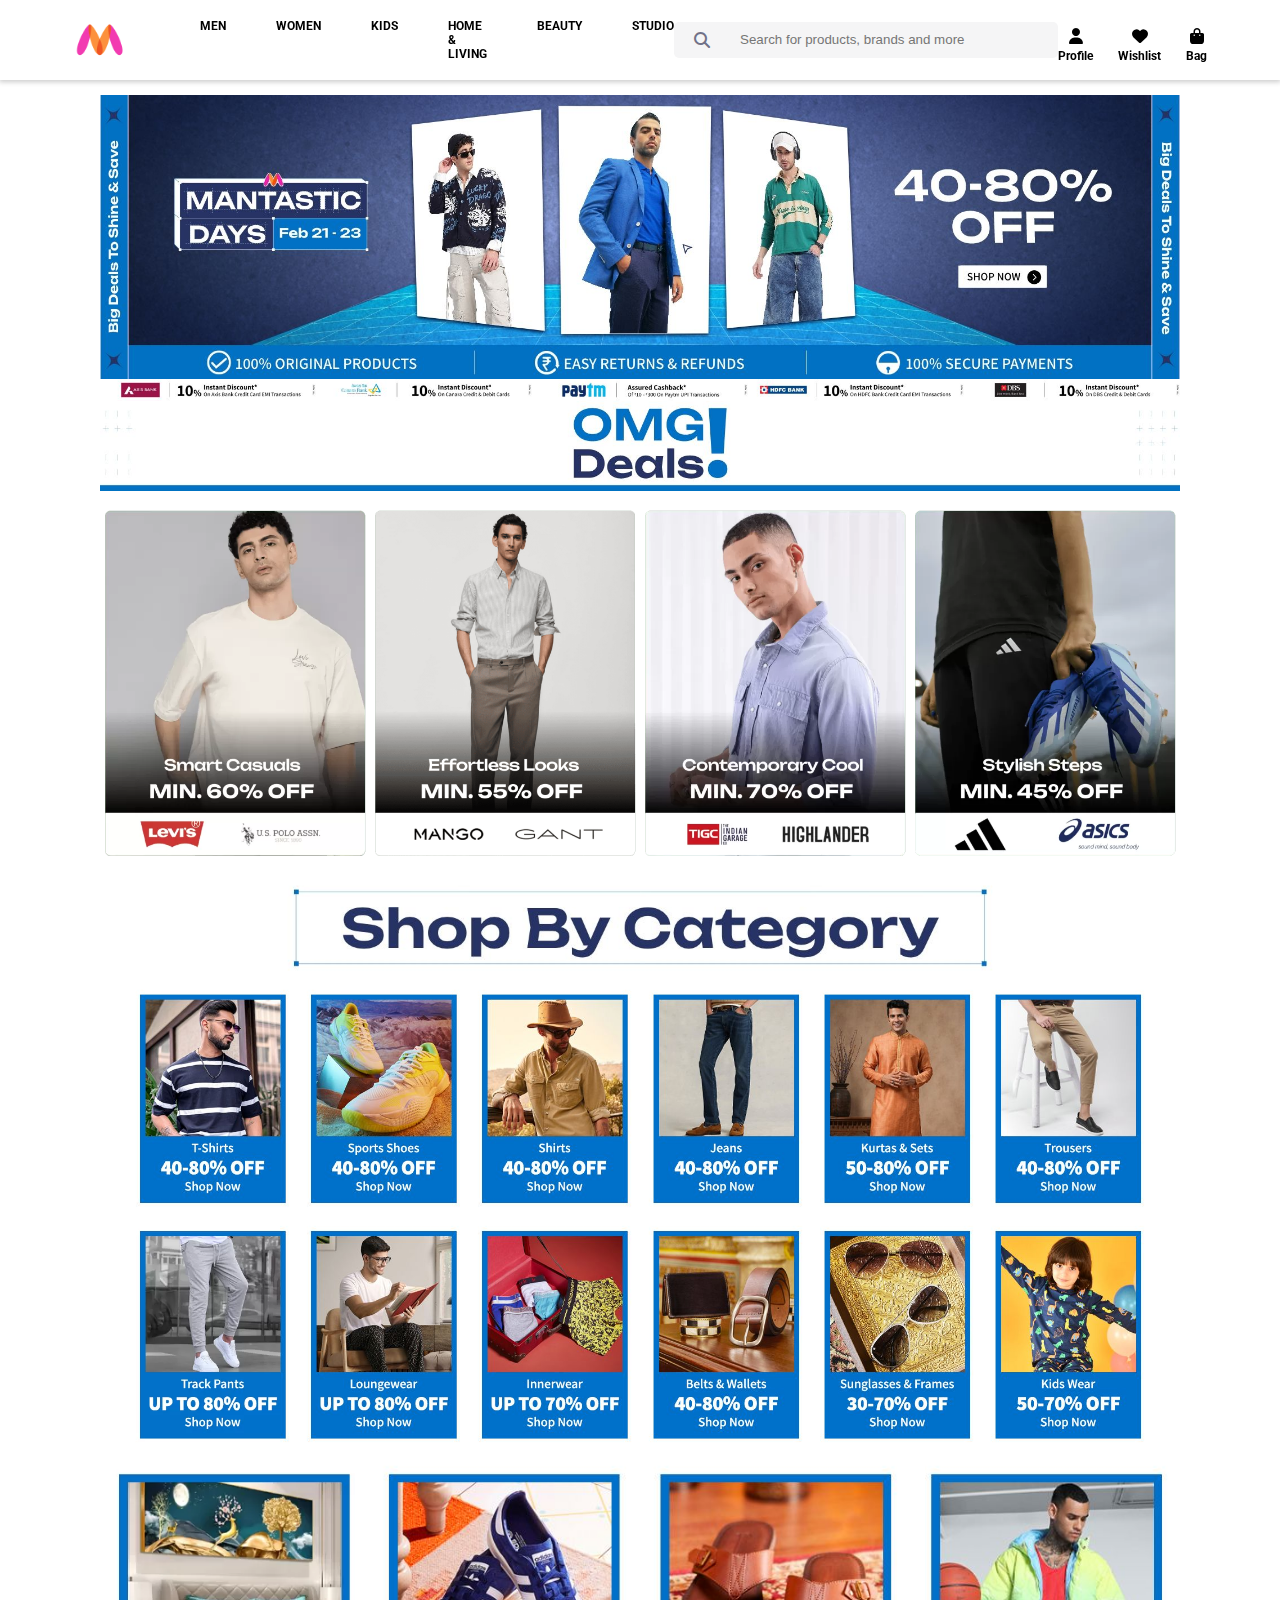
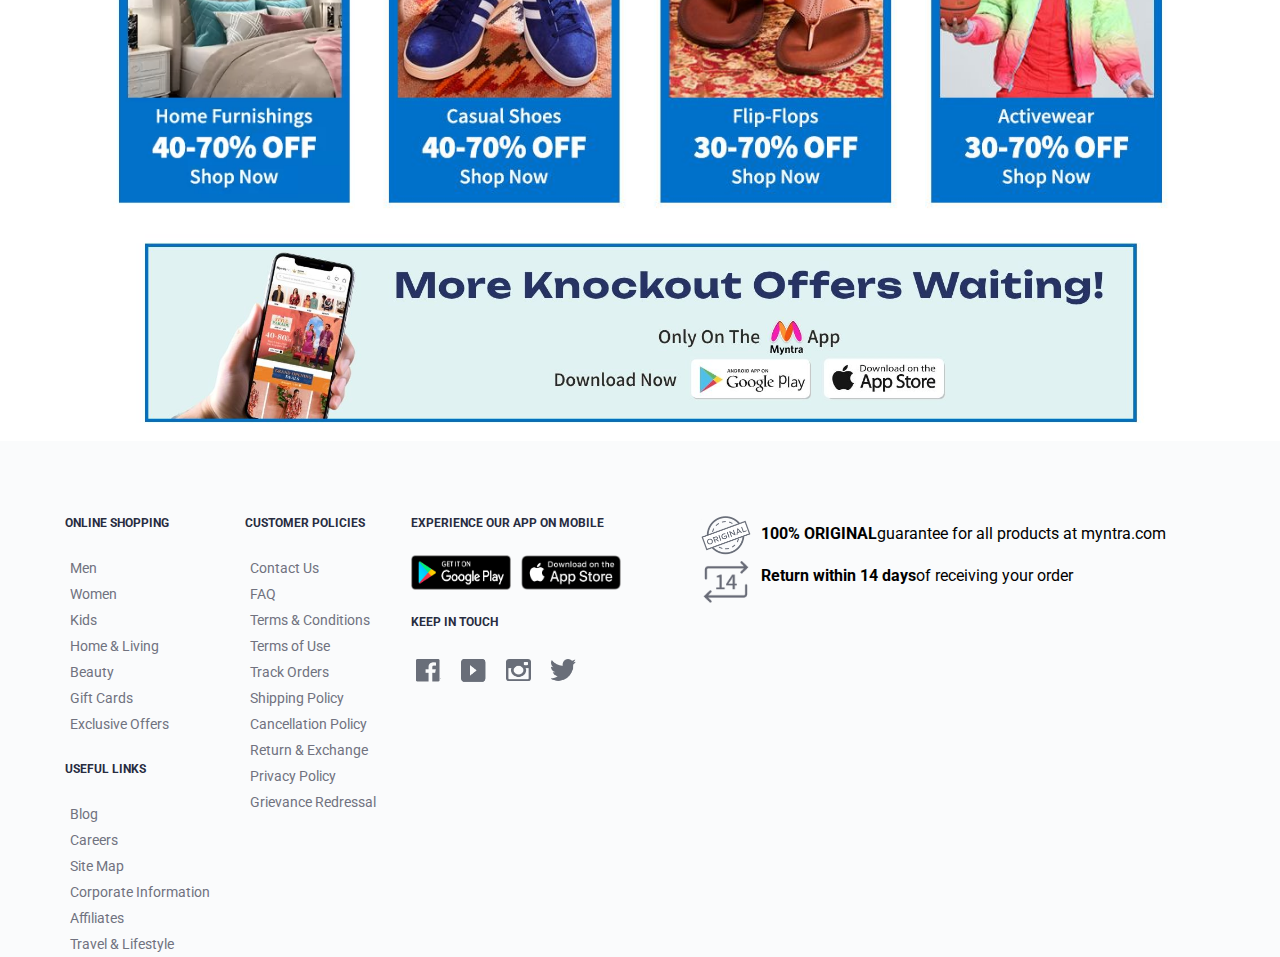
<file: men.html>
<html lang="en">

    <head>
        <title>Myntra Website</title>
        <link rel="preconnect" href="https://fonts.googleapis.com">
        <link rel="preconnect" href="https://fonts.gstatic.com" crossorigin>
        <link href="https://fonts.googleapis.com/css2?family=Roboto:ital,wght@0,100..900;1,100..900&display=swap"
            rel="stylesheet">

        <link rel="stylesheet" href="style.css">
        <link rel="stylesheet" href="https://cdnjs.cloudflare.com/ajax/libs/font-awesome/6.7.2/css/all.min.css">
    </head>

    <body>
        <div class="main_outer">

            <!-- top header start -->
            <div class="top_header">

                <div class="website_logo">
                    <a href="index.html">
                        <img src="images/logowebp.webp" alt="">
                    </a>
                </div>

                <div class="header_menu">
                    <div class="menu_items">
                        <a href="men.html">Men</a>

                        <div class="mega_dropdown">

                            <div class="dropdown_column">
                                <h4>Top Wear</h4>
                                <ul>
                                    <li>
                                        <a href="#">T-Shirts</a>
                                    </li>
                                    <li>
                                        <a href="#">Casual Shirts</a>
                                    </li>
                                    <li>
                                        <a href="#">Formal Shirts</a>
                                    </li>
                                    <li>
                                        <a href="#">Sweatshirts</a>
                                    </li>
                                    <li>
                                        <a href="#">Sweaters</a>
                                    </li>
                                    <li>
                                        <a href="#">Jackets</a>
                                    </li>
                                    <li>
                                        <a href="#">Blazers & Coats</a>
                                    </li>
                                    <li>
                                        <a href="#">Suits</a>
                                    </li>
                                    <li>
                                        <a href="#">Rain Jackets</a>
                                    </li>
                                </ul>
                            </div>
                            <div class="dropdown_column">
                                <h4>Bottom Wear</h4>
                                <ul>
                                    <li>
                                        <a href="#">Jeans</a>
                                    </li>
                                    <li>
                                        <a href="#">Casual Trousers</a>
                                    </li>
                                    <li>
                                        <a href="#">Formal Trousers</a>
                                    </li>
                                    <li>
                                        <a href="#">Shorts</a>
                                    </li>
                                    <li>
                                        <a href="#">Track Pants & Joggers</a>
                                    </li>
                                </ul>
                            </div>
                            <div class="dropdown_column">
                                <h4>Foot Wear</h4>
                                <ul>
                                    <li>
                                        <a href="#">Casual Shoes</a>
                                    </li>
                                    <li>
                                        <a href="#">Sports Shoes</a>
                                    </li>
                                    <li>
                                        <a href="#">Formal Shoes</a>
                                    </li>
                                    <li>
                                        <a href="#">Sneakers</a>
                                    </li>
                                    <li>
                                        <a href="#">Sandals & Floaters</a>
                                    </li>
                                    <li>
                                        <a href="#">Flip Flops</a>
                                    </li>
                                    <li>
                                        <a href="#">Socks</a>
                                    </li>
                                </ul>
                            </div>
                            <div class="dropdown_column">
                                <h4>Sports and active Wear</h4>
                                <ul>
                                    <li>
                                        <a href="#">Sport Shoes</a>
                                    </li>
                                    <li>
                                        <a href="#">Sports Sandals</a>
                                    </li>
                                    <li>
                                        <a href="#">Actice T-Shirts</a>
                                    </li>
                                    <li>
                                        <a href="#">Track pants</a>
                                    </li>
                                    <li>
                                        <a href="#">Tracksuit</a>
                                    </li>
                                    <li>
                                        <a href="#">Jackets</a>
                                    </li>
                                    <li>
                                        <a href="#">Sports wear</a>
                                    </li>
                                </ul>
                            </div>

                        </div>
                    </div>
                    <div class="menu_items">
                        <a href="women.html">Women</a>
                        <div class="mega_dropdown">
                            <div class="dropdown_column">
                                <h4>Top Wear</h4>
                                <ul>
                                    <li><a href="#">Tops</a></li>
                                    <li><a href="#">Casual Dresses</a></li>
                                    <li><a href="#">Blouses</a></li>
                                    <li><a href="#">Sweaters</a></li>
                                    <li><a href="#">Jackets</a></li>
                                    <li><a href="#">Cardigans</a></li>
                                    <li><a href="#">Tunics</a></li>
                                </ul>
                            </div>
                            <div class="dropdown_column">
                                <h4>Bottom Wear</h4>
                                <ul>
                                    <li><a href="#">Jeans</a></li>
                                    <li><a href="#">Casual Trousers</a></li>
                                    <li><a href="#">Skirts</a></li>
                                    <li><a href="#">Leggings</a></li>
                                    <li><a href="#">Shorts</a></li>
                                </ul>
                            </div>
                            <div class="dropdown_column">
                                <h4>Foot Wear</h4>
                                <ul>
                                    <li><a href="#">Casual Shoes</a></li>
                                    <li><a href="#">Sandals</a></li>
                                    <li><a href="#">Flats</a></li>
                                    <li><a href="#">Boots</a></li>
                                </ul>
                            </div>
                            <div class="dropdown_column">
                                <h4>Active Wear</h4>
                                <ul>
                                    <li><a href="#">Sports Bras</a></li>
                                    <li><a href="#">Leggings</a></li>
                                    <li><a href="#">Sports Shoes</a></li>
                                    <li><a href="#">Track Pants</a></li>
                                    <li><a href="#">Jackets</a></li>
                                </ul>
                            </div>
                        </div>
                    </div>
                    <div class="menu_items">
                        <a href="kids.html">Kids</a>
                        <div class="mega_dropdown">
                            <div class="dropdown_column">
                                <h4>Top Wear</h4>
                                <ul>
                                    <li><a href="#">T-Shirts</a></li>
                                    <li><a href="#">Shirts</a></li>
                                    <li><a href="#">Sweaters</a></li>
                                    <li><a href="#">Jackets</a></li>
                                    <li><a href="#">Sweatshirts</a></li>
                                </ul>
                            </div>
                            <div class="dropdown_column">
                                <h4>Bottom Wear</h4>
                                <ul>
                                    <li><a href="#">Jeans</a></li>
                                    <li><a href="#">Shorts</a></li>
                                    <li><a href="#">Track Pants</a></li>
                                    <li><a href="#">Casual Trousers</a></li>
                                </ul>
                            </div>
                            <div class="dropdown_column">
                                <h4>Foot Wear</h4>
                                <ul>
                                    <li><a href="#">Casual Shoes</a></li>
                                    <li><a href="#">Sneakers</a></li>
                                    <li><a href="#">Sandals</a></li>
                                </ul>
                            </div>
                            <div class="dropdown_column">
                                <h4>Accessories</h4>
                                <ul>
                                    <li><a href="#">Caps</a></li>
                                    <li><a href="#">Bags</a></li>
                                    <li><a href="#">Gloves</a></li>
                                </ul>
                            </div>
                        </div>
                    </div>
                    <div class="menu_items">
                        <a href="homeandliving.html">Home & Living</a>
                        <div class="mega_dropdown">
                            <div class="dropdown_column">
                                <h4>Furniture</h4>
                                <ul>
                                    <li><a href="#">Sofas</a></li>
                                    <li><a href="#">Beds</a></li>
                                    <li><a href="#">Chairs</a></li>
                                    <li><a href="#">Tables</a></li>
                                    <li><a href="#">Cabinets</a></li>
                                </ul>
                            </div>
                            <div class="dropdown_column">
                                <h4>Bedding</h4>
                                <ul>
                                    <li><a href="#">Bed Linen</a></li>
                                    <li><a href="#">Pillows</a></li>
                                    <li><a href="#">Quilts</a></li>
                                    <li><a href="#">Curtains</a></li>
                                </ul>
                            </div>
                            <div class="dropdown_column">
                                <h4>Kitchenware</h4>
                                <ul>
                                    <li><a href="#">Cookware</a></li>
                                    <li><a href="#">Dining Sets</a></li>
                                    <li><a href="#">Storage Containers</a></li>
                                </ul>
                            </div>
                            <div class="dropdown_column">
                                <h4>Decor</h4>
                                <ul>
                                    <li><a href="#">Wall Art</a></li>
                                    <li><a href="#">Rugs</a></li>
                                    <li><a href="#">Vases</a></li>
                                    <li><a href="#">Cushions</a></li>
                                </ul>
                            </div>
                        </div>
                    </div>
                    <div class="menu_items">
                        <a href="beauty.html">Beauty</a>
                        <div class="mega_dropdown">
                            <div class="dropdown_column">
                                <h4>Skin Care</h4>
                                <ul>
                                    <li><a href="#">Face Creams</a></li>
                                    <li><a href="#">Face Wash</a></li>
                                    <li><a href="#">Serums</a></li>
                                    <li><a href="#">Moisturizers</a></li>
                                </ul>
                            </div>
                            <div class="dropdown_column">
                                <h4>Makeup</h4>
                                <ul>
                                    <li><a href="#">Foundations</a></li>
                                    <li><a href="#">Lipsticks</a></li>
                                    <li><a href="#">Mascara</a></li>
                                    <li><a href="#">Eyeliners</a></li>
                                </ul>
                            </div>
                            <div class="dropdown_column">
                                <h4>Hair Care</h4>
                                <ul>
                                    <li><a href="#">Shampoos</a></li>
                                    <li><a href="#">Conditioners</a></li>
                                    <li><a href="#">Hair Oil</a></li>
                                    <li><a href="#">Hair Colors</a></li>
                                </ul>
                            </div>
                            <div class="dropdown_column">
                                <h4>Fragrances</h4>
                                <ul>
                                    <li><a href="#">Perfumes</a></li>
                                    <li><a href="#">Body Sprays</a></li>
                                </ul>
                            </div>
                        </div>

                    </div>  
                    <div class="menu_items">
                        <a href="studio.html">Studio</a>
                        <div class="mega_dropdown">
                            <div class="dropdown_column">
                                <h4>Photography</h4>
                                <ul>
                                    <li><a href="#">Cameras</a></li>
                                    <li><a href="#">Lenses</a></li>
                                    <li><a href="#">Tripods</a></li>
                                </ul>
                            </div>
                            <div class="dropdown_column">
                                <h4>Audio</h4>
                                <ul>
                                    <li><a href="#">Headphones</a></li>
                                    <li><a href="#">Speakers</a></li>
                                </ul>
                            </div>
                            <div class="dropdown_column">
                                <h4>Lighting</h4>
                                <ul>
                                    <li><a href="#">Studio Lights</a></li>
                                    <li><a href="#">LED Lights</a></li>
                                </ul>
                            </div>
                            <div class="dropdown_column">
                                <h4>Accessories</h4>
                                <ul>
                                    <li><a href="#">Camera Bags</a></li>
                                    <li><a href="#">Stabilizers</a></li>
                                </ul>
                            </div>
                        </div>

                    </div>
                </div>

                <div class="header_search">
                    <div>
                        <i class="fa-solid fa-magnifying-glass"></i>
                    </div>
                    <div class="search_input">
                        <input type="text" name="search" class="input-form"
                            placeholder="Search for products, brands and more">
                    </div>
                </div>

                <div class="header_user_icons">
                    <div class="user_icons">
                        <div>
                            <i class="fa-solid fa-user"></i>
                        </div>
                        <div class="icon_text">Profile</div>
                    </div>
                    <div class="user_icons">
                        <div>
                            <i class="fa-solid fa-heart"></i>
                        </div>
                        <div class="icon_text">Wishlist</div>
                    </div>
                    <div class="user_icons">
                        <div>
                            <i class="fa-solid fa-bag-shopping"></i>
                        </div>
                        <div class="icon_text">Bag</div>
                    </div>
                </div>

            </div>
            <!-- top header end -->

            <!-- banner section start -->
            <div class="men_main_banner">
                <img src="images/mens/men_main_banner.jpg" alt="">
            </div>

            <div class="bank_offers">
                <div>
                    <img src="images/mens/bank_offer1.jpg" alt="">
                </div>
                <div>
                    <img src="images/mens/bank_offer2.jpg" alt="">
                </div>
                <div>
                    <img src="images/mens/bank_offer3.jpg" alt="">
                </div>
                <div>
                    <img src="images/mens/bank_offer4.jpg" alt="">
                </div>
                <div>
                    <img src="images/mens/bank_offer5.jpg" alt="">
                </div>
            </div>

            <div class="omg_deals_men">
                <img src="images/mens/omg_deals_men.jpg" alt="">
            </div>

            <div class="omg_deal_pic">
                <div>
                    <img src="images/mens/omg_deal_pic1.webp" alt="">
                </div>
                <div>
                    <img src="images/mens/omg_deal_pic2.png" alt="">
                </div>
                <div>
                    <img src="images/mens/omg_deal_pic3.webp" alt="">
                </div>
                <div>
                    <img src="images/mens/omg_deal_pic4.webp" alt="">
                </div>
            </div>

            <div class="shop_by_category_men">
                <img src="images/mens/shop_by_category_men.jpg" alt="">
            </div>

            <div class="shop_by_category_men_pics">
                <div class="shop_by_category_men_row1">
                    <div>
                        <img src="images/mens/shop_by_category_men_pic1.jpg" alt="">
                    </div>
                    <div>
                        <img src="images/mens/shop_by_category_men_pic2.jpg" alt="">
                    </div>
                    <div>
                        <img src="images/mens/shop_by_category_men_pic3.jpg" alt="">
                    </div>
                    <div>
                        <img src="images/mens/shop_by_category_men_pic4.jpg" alt="">
                    </div>
                    <div>
                        <img src="images/mens/shop_by_category_men_pic5.jpg" alt="">
                    </div>
                    <div>
                        <img src="images/mens/shop_by_category_men_pic6.jpg" alt="">
                    </div>
                </div>
                <div class="shop_by_category_men_row2">
                    <div>
                        <img src="images/mens/shop_by_category_men_pic7.webp" alt="">
                    </div>
                    <div>
                        <img src="images/mens/shop_by_category_men_pic8.jpg" alt="">
                    </div>
                    <div>
                        <img src="images/mens/shop_by_category_men_pic9.jpg" alt="">
                    </div>
                    <div>
                        <img src="images/mens/shop_by_category_men_pic10.jpg" alt="">
                    </div>
                    <div>
                        <img src="images/mens/shop_by_category_men_pic11.jpg" alt="">
                    </div>
                    <div>
                        <img src="images/mens/shop_by_category_men_pic12.jpg" alt="">
                    </div>
                </div>
                <div class="shop_by_category_men_row3">
                    <div>
                        <img src="images/mens/shop_by_category_men_pic13.webp" alt="">
                    </div>
                    <div>
                        <img src="images/mens/shop_by_category_men_pic14.jpg" alt="">
                    </div>
                    <div>
                        <img src="images/mens/shop_by_category_men_pic15.jpg" alt="">
                    </div>
                    <div>
                        <img src="images/mens/shop_by_category_men_pic16.jpg" alt="">
                    </div>
                </div>
            </div>

            <div class="knockout_offer">
                <img src="images/mens/knockout_offer.jpg" alt="">
            </div>
            <!-- banner section start -->

            <!-- website description section start -->
            <div class="description">
                <div class="description_part1">
                    <div class="description_section1">
                        <h2>ONLINE SHOPPING</h2>
                        <div class="links">
                            <div><a href="#">Men</a></div>
                            <div><a href="#">Women</a></div>
                            <div><a href="#">Kids</a></div>
                            <div><a href="#">Home & Living</a></div>
                            <div><a href="#">Beauty</a></div>
                            <div><a href="#">Gift Cards</a></div>
                            <div><a href="#">Exclusive Offers</a></div>
                        </div>
                    </div>

                    <div class="description_section2">
                        <h2>USEFUL LINKS</h2>
                        <div class="links">
                            <div><a href="#">Blog</a></div>
                            <div><a href="#">Careers</a></div>
                            <div><a href="#">Site Map</a></div>
                            <div><a href="#">Corporate Information</a></div>
                            <div><a href="#">Affiliates</a></div>
                            <div><a href="#">Travel & Lifestyle</a></div>
                        </div>
                    </div>
                </div>

                <div class="description_part2">
                    <div class="description_section3">
                        <h2>CUSTOMER POLICIES</h2>
                        <div class="links">
                            <div><a href="#">Contact Us</a></div>
                            <div><a href="#">FAQ</a></div>
                            <div><a href="#">Terms & Conditions</a></div>
                            <div><a href="#">Terms of Use</a></div>
                            <div><a href="#">Track Orders</a></div>
                            <div><a href="#">Shipping Policy</a></div>
                            <div><a href="#">Cancellation Policy</a></div>
                            <div><a href="#">Return & Exchange</a></div>
                            <div><a href="#">Privacy Policy</a></div>
                            <div><a href="#">Grievance Redressal</a></div>
                        </div>
                    </div>
                </div>

                <div class="description_part3">
                    <div class="description_section4">
                        <h2>EXPERIENCE OUR APP ON MOBILE</h2>
                        <div class="app_downloader">
                            <div>
                                <img src="images/playstore.png" alt="">
                            </div>
                            <div>
                                <img src="images/applestore.png" alt="">
                            </div>
                        </div>
                    </div>

                    <div class="description_section5">
                        <h2>KEEP IN TOUCH</h2>
                        <div class="social_links">
                            <div>
                                <a href="www.facebook.com">
                                    <img src="images/fb.png" alt="">
                                </a>
                            </div>
                            <div>
                                <a href="www.youtube.com">
                                    <img src="images/yt.png" alt="">
                                </a>
                            </div>
                            <div>
                                <a href="www.instagram.com">
                                    <img src="images/insta.png" alt="">
                                </a>
                            </div>
                            <div>
                                <a href="www.twitter.com">
                                    <img src="images/twitter.png" alt="">
                                </a>
                            </div>
                        </div>
                    </div>
                </div>

                <div class="description_part4">
                    <div class="description_section6">
                        <div>
                            <img src="images/original.png" alt="">
                        </div>
                        <div class="original_content">
                            <div class="original">100% ORIGINAL</div>
                            <div class="product_info">guarantee for all products at myntra.com</div>
                        </div>
                    </div>

                    <div class="description_section7">
                        <div>
                            <img src="images/14.png" alt="">
                        </div>
                        <div class="original_content">
                            <div class="original">Return within 14 days </div>
                            <div class="product_info"> of receiving your order</div>
                        </div>
                    </div>
                </div>
            </div>


            <div class="description_section8">

            </div>
            <!-- website description section end -->

        </div>
    </body>

</html>
</file>
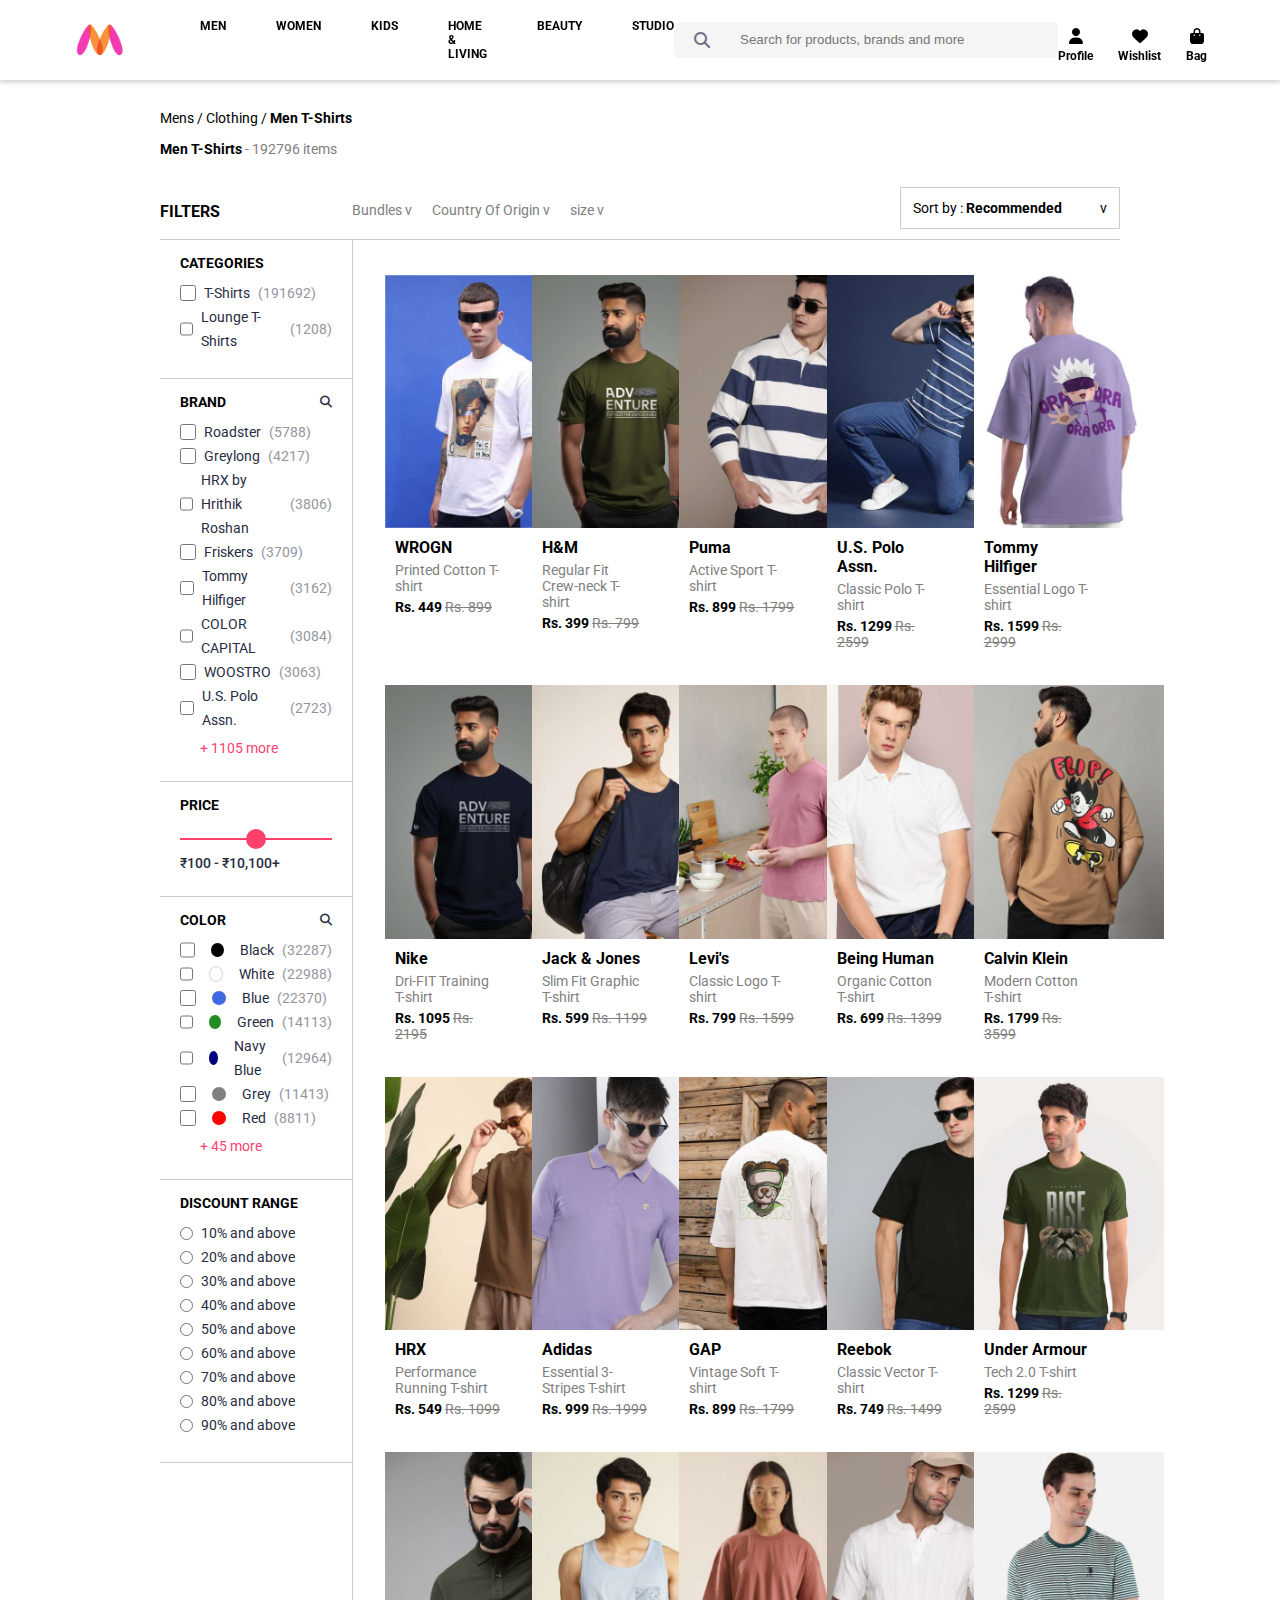
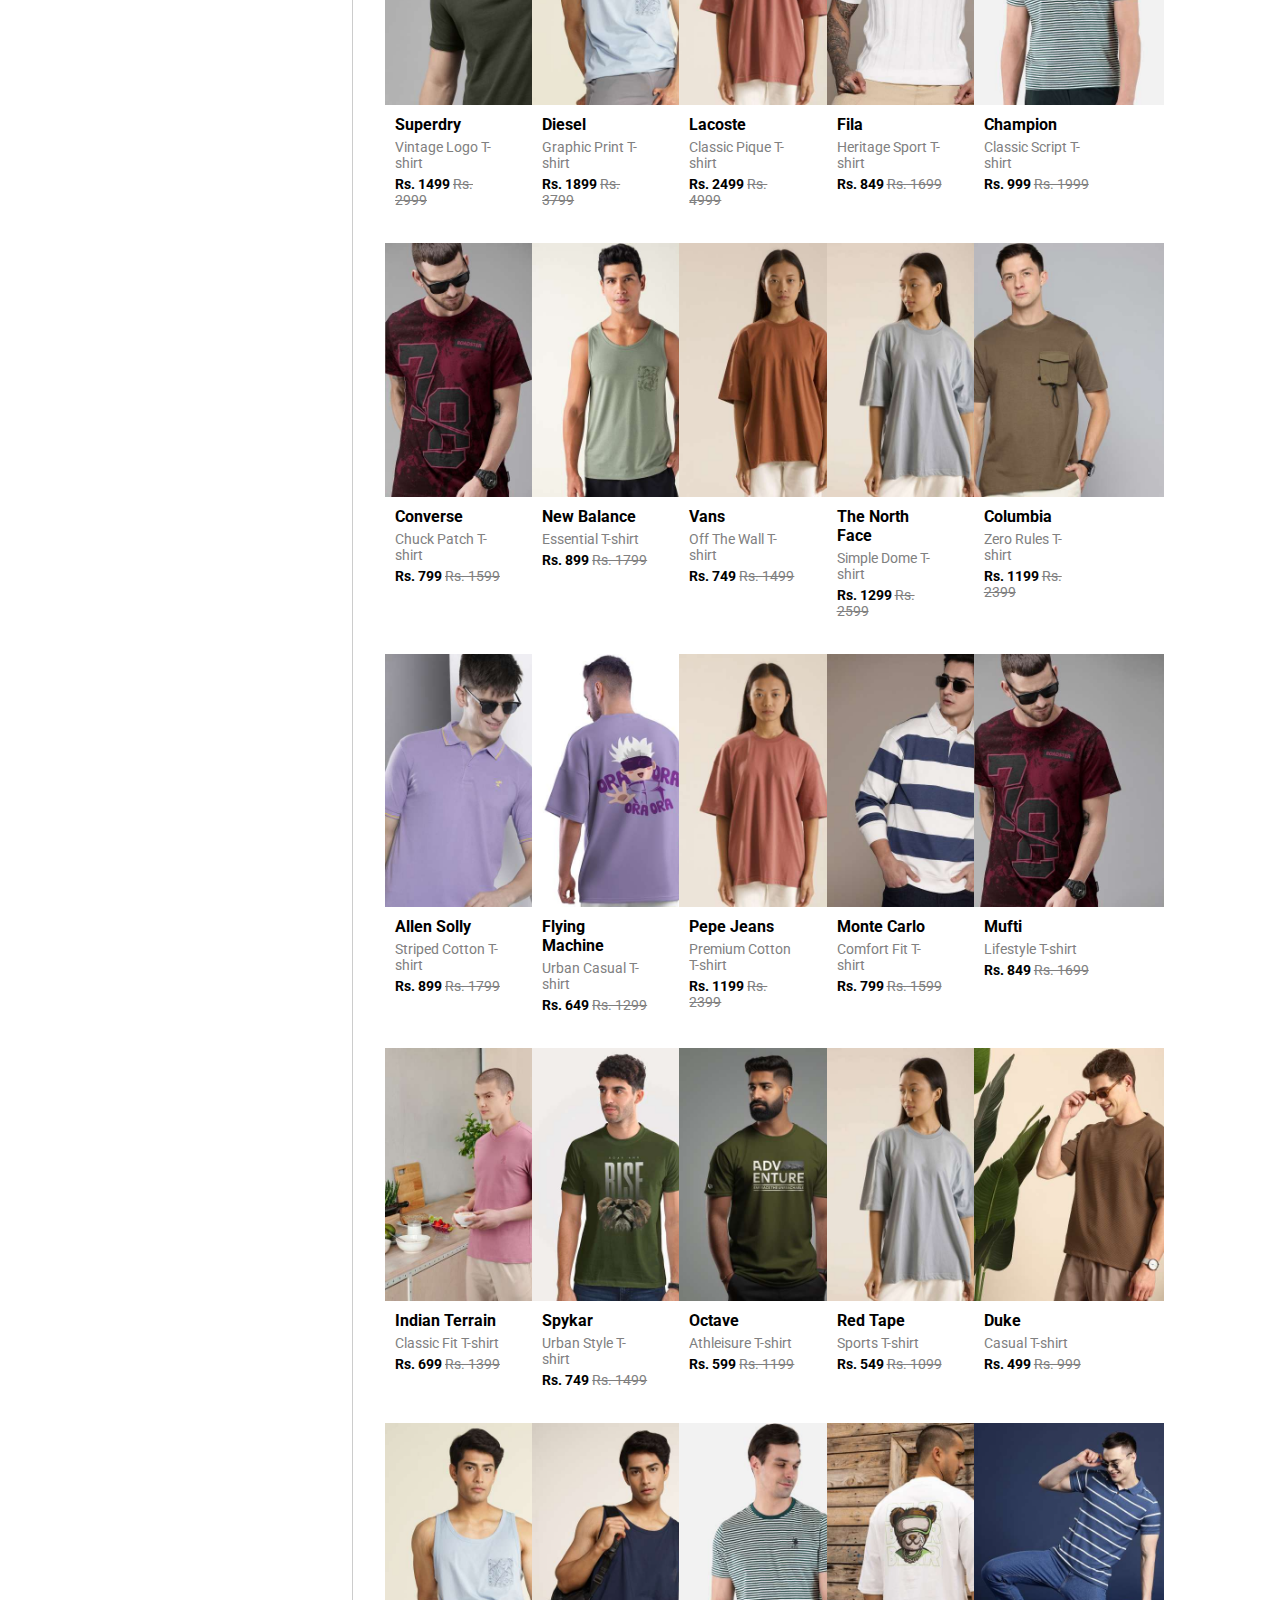
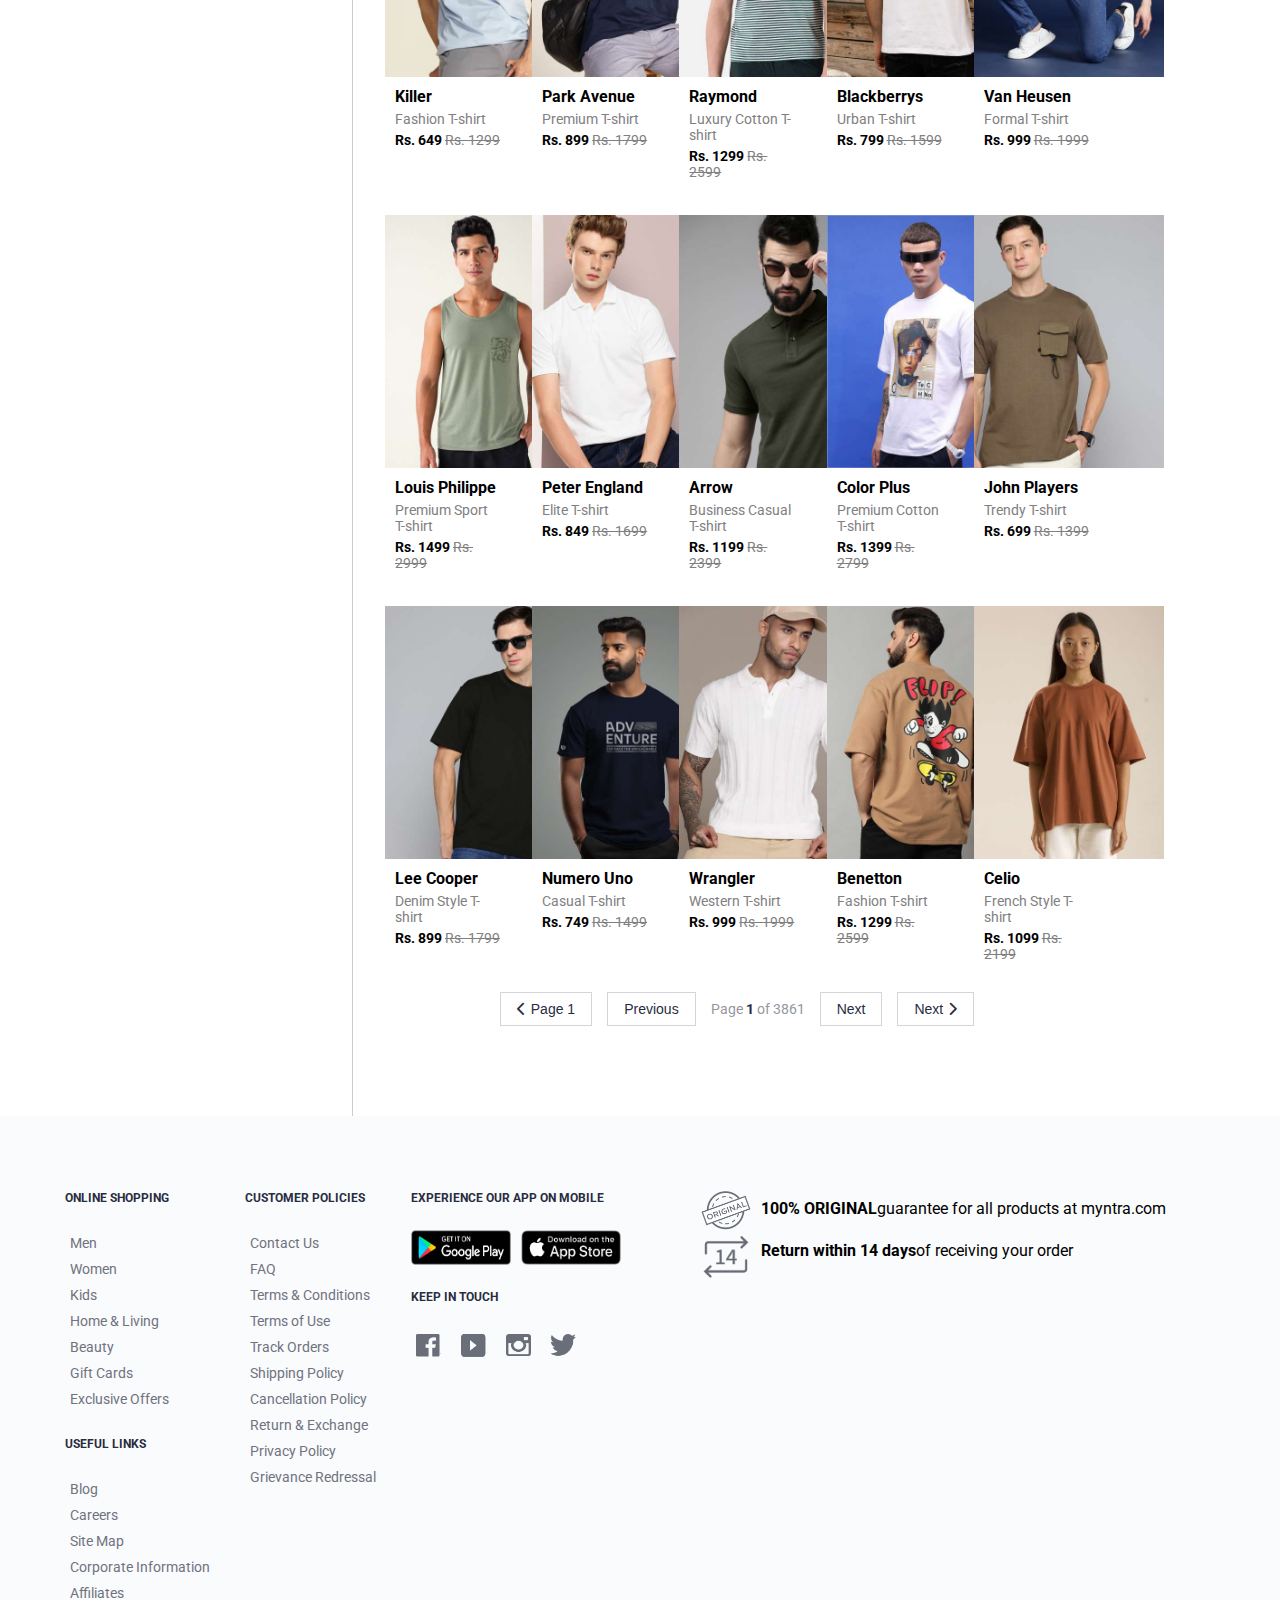
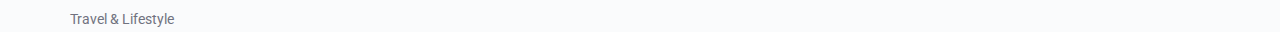
<file: mensCategory.html>
<html lang="en">

<head>
    <title>Myntra Website</title>
    <link rel="preconnect" href="https://fonts.googleapis.com">
    <link rel="preconnect" href="https://fonts.gstatic.com" crossorigin>
    <link href="https://fonts.googleapis.com/css2?family=Roboto:ital,wght@0,100..900;1,100..900&display=swap"
        rel="stylesheet">

    <link rel="stylesheet" href="style.css">
    <link rel="stylesheet" href="https://cdnjs.cloudflare.com/ajax/libs/font-awesome/6.7.2/css/all.min.css">
</head>

<body>

    <!-- top header start -->
    <div class="top_header">

        <div class="website_logo">
            <a href="index.html">
                <img src="images/logowebp.webp" alt="">
            </a>
        </div>

        <div class="header_menu">
            <div class="menu_items">
                <a href="men.html">Men</a>

                <div class="mega_dropdown">

                    <div class="dropdown_column">
                        <h4>Top Wear</h4>
                        <ul>
                            <li>
                                <a href="#">T-Shirts</a>
                            </li>
                            <li>
                                <a href="#">Casual Shirts</a>
                            </li>
                            <li>
                                <a href="#">Formal Shirts</a>
                            </li>
                            <li>
                                <a href="#">Sweatshirts</a>
                            </li>
                            <li>
                                <a href="#">Sweaters</a>
                            </li>
                            <li>
                                <a href="#">Jackets</a>
                            </li>
                            <li>
                                <a href="#">Blazers & Coats</a>
                            </li>
                            <li>
                                <a href="#">Suits</a>
                            </li>
                            <li>
                                <a href="#">Rain Jackets</a>
                            </li>
                        </ul>
                    </div>
                    <div class="dropdown_column">
                        <h4>Bottom Wear</h4>
                        <ul>
                            <li>
                                <a href="#">Jeans</a>
                            </li>
                            <li>
                                <a href="#">Casual Trousers</a>
                            </li>
                            <li>
                                <a href="#">Formal Trousers</a>
                            </li>
                            <li>
                                <a href="#">Shorts</a>
                            </li>
                            <li>
                                <a href="#">Track Pants & Joggers</a>
                            </li>
                        </ul>
                    </div>
                    <div class="dropdown_column">
                        <h4>Foot Wear</h4>
                        <ul>
                            <li>
                                <a href="#">Casual Shoes</a>
                            </li>
                            <li>
                                <a href="#">Sports Shoes</a>
                            </li>
                            <li>
                                <a href="#">Formal Shoes</a>
                            </li>
                            <li>
                                <a href="#">Sneakers</a>
                            </li>
                            <li>
                                <a href="#">Sandals & Floaters</a>
                            </li>
                            <li>
                                <a href="#">Flip Flops</a>
                            </li>
                            <li>
                                <a href="#">Socks</a>
                            </li>
                        </ul>
                    </div>
                    <div class="dropdown_column">
                        <h4>Sports and active Wear</h4>
                        <ul>
                            <li>
                                <a href="#">Sport Shoes</a>
                            </li>
                            <li>
                                <a href="#">Sports Sandals</a>
                            </li>
                            <li>
                                <a href="#">Actice T-Shirts</a>
                            </li>
                            <li>
                                <a href="#">Track pants</a>
                            </li>
                            <li>
                                <a href="#">Tracksuit</a>
                            </li>
                            <li>
                                <a href="#">Jackets</a>
                            </li>
                            <li>
                                <a href="#">Sports wear</a>
                            </li>
                        </ul>
                    </div>

                </div>
            </div>
            <div class="menu_items">
                <a href="women.html">Women</a>
                <div class="mega_dropdown">
                    <div class="dropdown_column">
                        <h4>Top Wear</h4>
                        <ul>
                            <li><a href="#">Tops</a></li>
                            <li><a href="#">Casual Dresses</a></li>
                            <li><a href="#">Blouses</a></li>
                            <li><a href="#">Sweaters</a></li>
                            <li><a href="#">Jackets</a></li>
                            <li><a href="#">Cardigans</a></li>
                            <li><a href="#">Tunics</a></li>
                        </ul>
                    </div>
                    <div class="dropdown_column">
                        <h4>Bottom Wear</h4>
                        <ul>
                            <li><a href="#">Jeans</a></li>
                            <li><a href="#">Casual Trousers</a></li>
                            <li><a href="#">Skirts</a></li>
                            <li><a href="#">Leggings</a></li>
                            <li><a href="#">Shorts</a></li>
                        </ul>
                    </div>
                    <div class="dropdown_column">
                        <h4>Foot Wear</h4>
                        <ul>
                            <li><a href="#">Casual Shoes</a></li>
                            <li><a href="#">Sandals</a></li>
                            <li><a href="#">Flats</a></li>
                            <li><a href="#">Boots</a></li>
                        </ul>
                    </div>
                    <div class="dropdown_column">
                        <h4>Active Wear</h4>
                        <ul>
                            <li><a href="#">Sports Bras</a></li>
                            <li><a href="#">Leggings</a></li>
                            <li><a href="#">Sports Shoes</a></li>
                            <li><a href="#">Track Pants</a></li>
                            <li><a href="#">Jackets</a></li>
                        </ul>
                    </div>
                </div>
            </div>
            <div class="menu_items">
                <a href="kids.html">Kids</a>
                <div class="mega_dropdown">
                    <div class="dropdown_column">
                        <h4>Top Wear</h4>
                        <ul>
                            <li><a href="#">T-Shirts</a></li>
                            <li><a href="#">Shirts</a></li>
                            <li><a href="#">Sweaters</a></li>
                            <li><a href="#">Jackets</a></li>
                            <li><a href="#">Sweatshirts</a></li>
                        </ul>
                    </div>
                    <div class="dropdown_column">
                        <h4>Bottom Wear</h4>
                        <ul>
                            <li><a href="#">Jeans</a></li>
                            <li><a href="#">Shorts</a></li>
                            <li><a href="#">Track Pants</a></li>
                            <li><a href="#">Casual Trousers</a></li>
                        </ul>
                    </div>
                    <div class="dropdown_column">
                        <h4>Foot Wear</h4>
                        <ul>
                            <li><a href="#">Casual Shoes</a></li>
                            <li><a href="#">Sneakers</a></li>
                            <li><a href="#">Sandals</a></li>
                        </ul>
                    </div>
                    <div class="dropdown_column">
                        <h4>Accessories</h4>
                        <ul>
                            <li><a href="#">Caps</a></li>
                            <li><a href="#">Bags</a></li>
                            <li><a href="#">Gloves</a></li>
                        </ul>
                    </div>
                </div>
            </div>
            <div class="menu_items">
                <a href="homeandliving.html">Home & Living</a>
                <div class="mega_dropdown">
                    <div class="dropdown_column">
                        <h4>Furniture</h4>
                        <ul>
                            <li><a href="#">Sofas</a></li>
                            <li><a href="#">Beds</a></li>
                            <li><a href="#">Chairs</a></li>
                            <li><a href="#">Tables</a></li>
                            <li><a href="#">Cabinets</a></li>
                        </ul>
                    </div>
                    <div class="dropdown_column">
                        <h4>Bedding</h4>
                        <ul>
                            <li><a href="#">Bed Linen</a></li>
                            <li><a href="#">Pillows</a></li>
                            <li><a href="#">Quilts</a></li>
                            <li><a href="#">Curtains</a></li>
                        </ul>
                    </div>
                    <div class="dropdown_column">
                        <h4>Kitchenware</h4>
                        <ul>
                            <li><a href="#">Cookware</a></li>
                            <li><a href="#">Dining Sets</a></li>
                            <li><a href="#">Storage Containers</a></li>
                        </ul>
                    </div>
                    <div class="dropdown_column">
                        <h4>Decor</h4>
                        <ul>
                            <li><a href="#">Wall Art</a></li>
                            <li><a href="#">Rugs</a></li>
                            <li><a href="#">Vases</a></li>
                            <li><a href="#">Cushions</a></li>
                        </ul>
                    </div>
                </div>
            </div>
            <div class="menu_items">
                <a href="beauty.html">Beauty</a>
                <div class="mega_dropdown">
                    <div class="dropdown_column">
                        <h4>Skin Care</h4>
                        <ul>
                            <li><a href="#">Face Creams</a></li>
                            <li><a href="#">Face Wash</a></li>
                            <li><a href="#">Serums</a></li>
                            <li><a href="#">Moisturizers</a></li>
                        </ul>
                    </div>
                    <div class="dropdown_column">
                        <h4>Makeup</h4>
                        <ul>
                            <li><a href="#">Foundations</a></li>
                            <li><a href="#">Lipsticks</a></li>
                            <li><a href="#">Mascara</a></li>
                            <li><a href="#">Eyeliners</a></li>
                        </ul>
                    </div>
                    <div class="dropdown_column">
                        <h4>Hair Care</h4>
                        <ul>
                            <li><a href="#">Shampoos</a></li>
                            <li><a href="#">Conditioners</a></li>
                            <li><a href="#">Hair Oil</a></li>
                            <li><a href="#">Hair Colors</a></li>
                        </ul>
                    </div>
                    <div class="dropdown_column">
                        <h4>Fragrances</h4>
                        <ul>
                            <li><a href="#">Perfumes</a></li>
                            <li><a href="#">Body Sprays</a></li>
                        </ul>
                    </div>
                </div>

            </div>
            <div class="menu_items">
                <a href="studio.html">Studio</a>
                <div class="mega_dropdown">
                    <div class="dropdown_column">
                        <h4>Photography</h4>
                        <ul>
                            <li><a href="#">Cameras</a></li>
                            <li><a href="#">Lenses</a></li>
                            <li><a href="#">Tripods</a></li>
                        </ul>
                    </div>
                    <div class="dropdown_column">
                        <h4>Audio</h4>
                        <ul>
                            <li><a href="#">Headphones</a></li>
                            <li><a href="#">Speakers</a></li>
                        </ul>
                    </div>
                    <div class="dropdown_column">
                        <h4>Lighting</h4>
                        <ul>
                            <li><a href="#">Studio Lights</a></li>
                            <li><a href="#">LED Lights</a></li>
                        </ul>
                    </div>
                    <div class="dropdown_column">
                        <h4>Accessories</h4>
                        <ul>
                            <li><a href="#">Camera Bags</a></li>
                            <li><a href="#">Stabilizers</a></li>
                        </ul>
                    </div>
                </div>

            </div>
        </div>

        <div class="header_search">
            <div>
                <i class="fa-solid fa-magnifying-glass"></i>
            </div>
            <div class="search_input">
                <input type="text" name="search" class="input-form" placeholder="Search for products, brands and more">
            </div>
        </div>

        <div class="header_user_icons">
            <div class="user_icons">
                <div>
                    <i class="fa-solid fa-user"></i>
                </div>
                <div class="icon_text">Profile</div>
            </div>
            <div class="user_icons">
                <div>
                    <i class="fa-solid fa-heart"></i>
                </div>
                <div class="icon_text">Wishlist</div>
            </div>
            <div class="user_icons">
                <div>
                    <i class="fa-solid fa-bag-shopping"></i>
                </div>
                <div class="icon_text">Bag</div>
            </div>
        </div>

    </div>
    <!-- top header end -->

    <!-- filter section start -->
    <div class="top_filter_bg">
        <div class="top_filter">
            <div class="top_filter_border">
                <div class="top_filter_heading">
                    Mens / Clothing / <span>Men T-Shirts</span>
                </div>
                <div class="top_filter_items_number">
                    <span>Men T-Shirts</span> - 192796 items
                </div>
                <div class="top_filter_sort_section">
                    <div class="top_filter_left">FILTERS</div>
                    <div class="top_filter_right">
                        <div class="top_filter_right_left">
                            <div> Bundles v </div>
                            <div> Country Of Origin v </div>
                            <div> size v </div>
                        </div>
                        <div class="top_filter_right_right">
                            <div>Sort by : <span>Recommended</span></div>
                            <div>v</div>
                        </div>
                    </div>
                </div>
            </div>
        </div>
    </div>
    <!-- filter section end -->

    <!-- category section start -->
    <div class="category_section_bg">
        <div class="category_section">
            <div class="category_section_left">
                <div class="category_option">
                    <div class="category_option_heading">CATEGORIES</div>
                    <div class="category_option_options">
                        <ul>
                            <li>
                                <input type="checkbox" id="category-tshirts">
                                T-Shirts <span>(191692)</span>
                            </li>
                            <li>
                                <input type="checkbox" id="category-lounge">
                                Lounge T-Shirts <span>(1208)</span>
                            </li>
                        </ul>
                    </div>
                </div>
                <div class="brand_option">
                    <div class="category_option_heading">
                        BRAND
                        <i class="fa-solid fa-magnifying-glass search-icon"></i>
                    </div>
                    <div class="category_option_options">
                        <ul>
                            <li>
                                <input type="checkbox" id="brand-roadster">
                                Roadster<span>(5788)</span>
                            </li>
                            <li>
                                <input type="checkbox" id="brand-greylong">
                                Greylong<span>(4217)</span>
                            </li>
                            <li>
                                <input type="checkbox" id="brand-hrx">
                                HRX by Hrithik Roshan<span>(3806)</span>
                            </li>
                            <li>
                                <input type="checkbox" id="brand-friskers">
                                Friskers<span>(3709)</span>
                            </li>
                            <li>
                                <input type="checkbox" id="brand-tommy">
                                Tommy Hilfiger<span>(3162)</span>
                            </li>
                            <li>
                                <input type="checkbox" id="brand-colorcapital">
                                COLOR CAPITAL<span>(3084)</span>
                            </li>
                            <li>
                                <input type="checkbox" id="brand-woostro">
                                WOOSTRO<span>(3063)</span>
                            </li>
                            <li>
                                <input type="checkbox" id="brand-uspa">
                                U.S. Polo Assn.<span>(2723)</span>
                            </li>
                        </ul>
                        <div class="show-more">+ 1105 more</div>
                    </div>
                </div>
                <div class="price_option">
                    <div class="category_option_heading">PRICE</div>
                    <div class="category_option_options">
                        <div class="price-slider">
                            <input type="range" min="100" max="10100" value="5100" class="slider">
                            <div class="price-range">₹100 - ₹10,100+</div>
                        </div>
                    </div>
                </div>
                <div class="color_option">
                    <div class="category_option_heading">
                        COLOR
                        <i class="fa-solid fa-magnifying-glass search-icon"></i>
                    </div>
                    <div class="category_option_options">
                        <ul>
                            <li>
                                <input type="checkbox" id="color-black">
                                <div class="color_circle" style="background-color: #000000;"></div>
                                Black<span>(32287)</span>
                            </li>
                            <li>
                                <input type="checkbox" id="color-white">
                                <div class="color_circle" style="background-color: #ffffff; border: 1px solid #d4d5d8;">
                                </div>
                                White<span>(22988)</span>
                            </li>
                            <li>
                                <input type="checkbox" id="color-blue">
                                <div class="color_circle" style="background-color: #4169e1;"></div>
                                Blue<span>(22370)</span>
                            </li>
                            <li>
                                <input type="checkbox" id="color-green">
                                <div class="color_circle" style="background-color: #228B22;"></div>
                                Green<span>(14113)</span>
                            </li>
                            <li>
                                <input type="checkbox" id="color-navy">
                                <div class="color_circle" style="background-color: #000080;"></div>
                                Navy Blue<span>(12964)</span>
                            </li>
                            <li>
                                <input type="checkbox" id="color-grey">
                                <div class="color_circle" style="background-color: #808080;"></div>
                                Grey<span>(11413)</span>
                            </li>
                            <li>
                                <input type="checkbox" id="color-red">
                                <div class="color_circle" style="background-color: #ff0000;"></div>
                                Red<span>(8811)</span>
                            </li>
                        </ul>
                        <div class="show-more">+ 45 more</div>
                    </div>
                </div>
                <div class="discount_option">
                    <div class="category_option_heading">DISCOUNT RANGE</div>
                    <div class="category_option_options">
                        <ul>
                            <li><input type="radio" name="discount" id="discount-10">10% and above</li>
                            <li><input type="radio" name="discount" id="discount-20">20% and above</li>
                            <li><input type="radio" name="discount" id="discount-30">30% and above</li>
                            <li><input type="radio" name="discount" id="discount-40">40% and above</li>
                            <li><input type="radio" name="discount" id="discount-50">50% and above</li>
                            <li><input type="radio" name="discount" id="discount-60">60% and above</li>
                            <li><input type="radio" name="discount" id="discount-70">70% and above</li>
                            <li><input type="radio" name="discount" id="discount-80">80% and above</li>
                            <li><input type="radio" name="discount" id="discount-90">90% and above</li>
                        </ul>
                    </div>
                </div>
            </div>

            <div class="category_section_right">
                <div class="category_section_details">
                    <div class="category_section_right_image_row">
                        <div class="category_section_right_image_number">
                            <div class="category_section_image">
                                <img src="images/mensCategory/1.jpg" alt="">
                            </div>
                            <div class="category_section_image_heading">WROGN</div>
                            <div class="category_section_image_company">Printed Cotton T-shirt</div>
                            <div class="category_section_image_price">Rs. 449 <span>Rs. 899</span></div>
                        </div>
                        <div class="category_section_right_image_number">
                            <div class="category_section_image">
                                <img src="images/mensCategory/2.jpg" alt="">
                            </div>
                            <div class="category_section_image_heading">H&M</div>
                            <div class="category_section_image_company">Regular Fit Crew-neck T-shirt</div>
                            <div class="category_section_image_price">Rs. 399 <span>Rs. 799</span></div>
                        </div>
                        <div class="category_section_right_image_number">
                            <div class="category_section_image">
                                <img src="images/mensCategory/3.jpg" alt="">
                            </div>
                            <div class="category_section_image_heading">Puma</div>
                            <div class="category_section_image_company">Active Sport T-shirt</div>
                            <div class="category_section_image_price">Rs. 899 <span>Rs. 1799</span></div>
                        </div>
                        <div class="category_section_right_image_number">
                            <div class="category_section_image">
                                <img src="images/mensCategory/4.jpg" alt="">
                            </div>
                            <div class="category_section_image_heading">U.S. Polo Assn.</div>
                            <div class="category_section_image_company">Classic Polo T-shirt</div>
                            <div class="category_section_image_price">Rs. 1299 <span>Rs. 2599</span></div>
                        </div>
                        <div class="category_section_right_image_number">
                            <div class="category_section_image">
                                <img src="images/mensCategory/5.jpg" alt="">
                            </div>
                            <div class="category_section_image_heading">Tommy Hilfiger</div>
                            <div class="category_section_image_company">Essential Logo T-shirt</div>
                            <div class="category_section_image_price">Rs. 1599 <span>Rs. 2999</span></div>
                        </div>
                    </div>
                    <div class="category_section_right_image_row">
                        <div class="category_section_right_image_number">
                            <div class="category_section_image">
                                <img src="images/mensCategory/6.jpg" alt="">
                            </div>
                            <div class="category_section_image_heading">Nike</div>
                            <div class="category_section_image_company">Dri-FIT Training T-shirt</div>
                            <div class="category_section_image_price">Rs. 1095 <span>Rs. 2195</span></div>
                        </div>
                        <div class="category_section_right_image_number">
                            <div class="category_section_image">
                                <img src="images/mensCategory/7.jpg" alt="">
                            </div>
                            <div class="category_section_image_heading">Jack & Jones</div>
                            <div class="category_section_image_company">Slim Fit Graphic T-shirt</div>
                            <div class="category_section_image_price">Rs. 599 <span>Rs. 1199</span></div>
                        </div>
                        <div class="category_section_right_image_number">
                            <div class="category_section_image">
                                <img src="images/mensCategory/8.jpg" alt="">
                            </div>
                            <div class="category_section_image_heading">Levi's</div>
                            <div class="category_section_image_company">Classic Logo T-shirt</div>
                            <div class="category_section_image_price">Rs. 799 <span>Rs. 1599</span></div>
                        </div>
                        <div class="category_section_right_image_number">
                            <div class="category_section_image">
                                <img src="images/mensCategory/9.jpg" alt="">
                            </div>
                            <div class="category_section_image_heading">Being Human</div>
                            <div class="category_section_image_company">Organic Cotton T-shirt</div>
                            <div class="category_section_image_price">Rs. 699 <span>Rs. 1399</span></div>
                        </div>
                        <div class="category_section_right_image_number">
                            <div class="category_section_image">
                                <img src="images/mensCategory/10.jpg" alt="">
                            </div>
                            <div class="category_section_image_heading">Calvin Klein</div>
                            <div class="category_section_image_company">Modern Cotton T-shirt</div>
                            <div class="category_section_image_price">Rs. 1799 <span>Rs. 3599</span></div>
                        </div>
                    </div>
                    <div class="category_section_right_image_row">
                        <div class="category_section_right_image_number">
                            <div class="category_section_image">
                                <img src="images/mensCategory/11.jpg" alt="">
                            </div>
                            <div class="category_section_image_heading">HRX</div>
                            <div class="category_section_image_company">Performance Running T-shirt</div>
                            <div class="category_section_image_price">Rs. 549 <span>Rs. 1099</span></div>
                        </div>
                        <div class="category_section_right_image_number">
                            <div class="category_section_image">
                                <img src="images/mensCategory/12.jpg" alt="">
                            </div>
                            <div class="category_section_image_heading">Adidas</div>
                            <div class="category_section_image_company">Essential 3-Stripes T-shirt</div>
                            <div class="category_section_image_price">Rs. 999 <span>Rs. 1999</span></div>
                        </div>
                        <div class="category_section_right_image_number">
                            <div class="category_section_image">
                                <img src="images/mensCategory/13.jpg" alt="">
                            </div>
                            <div class="category_section_image_heading">GAP</div>
                            <div class="category_section_image_company">Vintage Soft T-shirt</div>
                            <div class="category_section_image_price">Rs. 899 <span>Rs. 1799</span></div>
                        </div>
                        <div class="category_section_right_image_number">
                            <div class="category_section_image">
                                <img src="images/mensCategory/14.jpg" alt="">
                            </div>
                            <div class="category_section_image_heading">Reebok</div>
                            <div class="category_section_image_company">Classic Vector T-shirt</div>
                            <div class="category_section_image_price">Rs. 749 <span>Rs. 1499</span></div>
                        </div>
                        <div class="category_section_right_image_number">
                            <div class="category_section_image">
                                <img src="images/mensCategory/15.jpg" alt="">
                            </div>
                            <div class="category_section_image_heading">Under Armour</div>
                            <div class="category_section_image_company">Tech 2.0 T-shirt</div>
                            <div class="category_section_image_price">Rs. 1299 <span>Rs. 2599</span></div>
                        </div>
                    </div>
                    <div class="category_section_right_image_row">
                        <div class="category_section_right_image_number">
                            <div class="category_section_image">
                                <img src="images/mensCategory/16.jpg" alt="">
                            </div>
                            <div class="category_section_image_heading">Superdry</div>
                            <div class="category_section_image_company">Vintage Logo T-shirt</div>
                            <div class="category_section_image_price">Rs. 1499 <span>Rs. 2999</span></div>
                        </div>
                        <div class="category_section_right_image_number">
                            <div class="category_section_image">
                                <img src="images/mensCategory/17.jpg" alt="">
                            </div>
                            <div class="category_section_image_heading">Diesel</div>
                            <div class="category_section_image_company">Graphic Print T-shirt</div>
                            <div class="category_section_image_price">Rs. 1899 <span>Rs. 3799</span></div>
                        </div>
                        <div class="category_section_right_image_number">
                            <div class="category_section_image">
                                <img src="images/mensCategory/18.jpg" alt="">
                            </div>
                            <div class="category_section_image_heading">Lacoste</div>
                            <div class="category_section_image_company">Classic Pique T-shirt</div>
                            <div class="category_section_image_price">Rs. 2499 <span>Rs. 4999</span></div>
                        </div>
                        <div class="category_section_right_image_number">
                            <div class="category_section_image">
                                <img src="images/mensCategory/19.jpg" alt="">
                            </div>
                            <div class="category_section_image_heading">Fila</div>
                            <div class="category_section_image_company">Heritage Sport T-shirt</div>
                            <div class="category_section_image_price">Rs. 849 <span>Rs. 1699</span></div>
                        </div>
                        <div class="category_section_right_image_number">
                            <div class="category_section_image">
                                <img src="images/mensCategory/20.jpg" alt="">
                            </div>
                            <div class="category_section_image_heading">Champion</div>
                            <div class="category_section_image_company">Classic Script T-shirt</div>
                            <div class="category_section_image_price">Rs. 999 <span>Rs. 1999</span></div>
                        </div>
                    </div>
                    <div class="category_section_right_image_row">
                        <div class="category_section_right_image_number">
                            <div class="category_section_image">
                                <img src="images/mensCategory/21.jpg" alt="">
                            </div>
                            <div class="category_section_image_heading">Converse</div>
                            <div class="category_section_image_company">Chuck Patch T-shirt</div>
                            <div class="category_section_image_price">Rs. 799 <span>Rs. 1599</span></div>
                        </div>
                        <div class="category_section_right_image_number">
                            <div class="category_section_image">
                                <img src="images/mensCategory/22.jpg" alt="">
                            </div>
                            <div class="category_section_image_heading">New Balance</div>
                            <div class="category_section_image_company">Essential T-shirt</div>
                            <div class="category_section_image_price">Rs. 899 <span>Rs. 1799</span></div>
                        </div>
                        <div class="category_section_right_image_number">
                            <div class="category_section_image">
                                <img src="images/mensCategory/23.jpg" alt="">
                            </div>
                            <div class="category_section_image_heading">Vans</div>
                            <div class="category_section_image_company">Off The Wall T-shirt</div>
                            <div class="category_section_image_price">Rs. 749 <span>Rs. 1499</span></div>
                        </div>
                        <div class="category_section_right_image_number">
                            <div class="category_section_image">
                                <img src="images/mensCategory/24.jpg" alt="">
                            </div>
                            <div class="category_section_image_heading">The North Face</div>
                            <div class="category_section_image_company">Simple Dome T-shirt</div>
                            <div class="category_section_image_price">Rs. 1299 <span>Rs. 2599</span></div>
                        </div>
                        <div class="category_section_right_image_number">
                            <div class="category_section_image">
                                <img src="images/mensCategory/25.jpg" alt="">
                            </div>
                            <div class="category_section_image_heading">Columbia</div>
                            <div class="category_section_image_company">Zero Rules T-shirt</div>
                            <div class="category_section_image_price">Rs. 1199 <span>Rs. 2399</span></div>
                        </div>
                    </div>
                    <div class="category_section_right_image_row">
                        <div class="category_section_right_image_number">
                            <div class="category_section_image">
                                <img src="images/mensCategory/12.jpg" alt="">
                            </div>
                            <div class="category_section_image_heading">Allen Solly</div>
                            <div class="category_section_image_company">Striped Cotton T-shirt</div>
                            <div class="category_section_image_price">Rs. 899 <span>Rs. 1799</span></div>
                        </div>
                        <div class="category_section_right_image_number">
                            <div class="category_section_image">
                                <img src="images/mensCategory/5.jpg" alt="">
                            </div>
                            <div class="category_section_image_heading">Flying Machine</div>
                            <div class="category_section_image_company">Urban Casual T-shirt</div>
                            <div class="category_section_image_price">Rs. 649 <span>Rs. 1299</span></div>
                        </div>
                        <div class="category_section_right_image_number">
                            <div class="category_section_image">
                                <img src="images/mensCategory/18.jpg" alt="">
                            </div>
                            <div class="category_section_image_heading">Pepe Jeans</div>
                            <div class="category_section_image_company">Premium Cotton T-shirt</div>
                            <div class="category_section_image_price">Rs. 1199 <span>Rs. 2399</span></div>
                        </div>
                        <div class="category_section_right_image_number">
                            <div class="category_section_image">
                                <img src="images/mensCategory/3.jpg" alt="">
                            </div>
                            <div class="category_section_image_heading">Monte Carlo</div>
                            <div class="category_section_image_company">Comfort Fit T-shirt</div>
                            <div class="category_section_image_price">Rs. 799 <span>Rs. 1599</span></div>
                        </div>
                        <div class="category_section_right_image_number">
                            <div class="category_section_image">
                                <img src="images/mensCategory/21.jpg" alt="">
                            </div>
                            <div class="category_section_image_heading">Mufti</div>
                            <div class="category_section_image_company">Lifestyle T-shirt</div>
                            <div class="category_section_image_price">Rs. 849 <span>Rs. 1699</span></div>
                        </div>
                    </div>
                    <div class="category_section_right_image_row">
                        <div class="category_section_right_image_number">
                            <div class="category_section_image">
                                <img src="images/mensCategory/8.jpg" alt="">
                            </div>
                            <div class="category_section_image_heading">Indian Terrain</div>
                            <div class="category_section_image_company">Classic Fit T-shirt</div>
                            <div class="category_section_image_price">Rs. 699 <span>Rs. 1399</span></div>
                        </div>
                        <div class="category_section_right_image_number">
                            <div class="category_section_image">
                                <img src="images/mensCategory/15.jpg" alt="">
                            </div>
                            <div class="category_section_image_heading">Spykar</div>
                            <div class="category_section_image_company">Urban Style T-shirt</div>
                            <div class="category_section_image_price">Rs. 749 <span>Rs. 1499</span></div>
                        </div>
                        <div class="category_section_right_image_number">
                            <div class="category_section_image">
                                <img src="images/mensCategory/2.jpg" alt="">
                            </div>
                            <div class="category_section_image_heading">Octave</div>
                            <div class="category_section_image_company">Athleisure T-shirt</div>
                            <div class="category_section_image_price">Rs. 599 <span>Rs. 1199</span></div>
                        </div>
                        <div class="category_section_right_image_number">
                            <div class="category_section_image">
                                <img src="images/mensCategory/24.jpg" alt="">
                            </div>
                            <div class="category_section_image_heading">Red Tape</div>
                            <div class="category_section_image_company">Sports T-shirt</div>
                            <div class="category_section_image_price">Rs. 549 <span>Rs. 1099</span></div>
                        </div>
                        <div class="category_section_right_image_number">
                            <div class="category_section_image">
                                <img src="images/mensCategory/11.jpg" alt="">
                            </div>
                            <div class="category_section_image_heading">Duke</div>
                            <div class="category_section_image_company">Casual T-shirt</div>
                            <div class="category_section_image_price">Rs. 499 <span>Rs. 999</span></div>
                        </div>
                    </div>
                    <div class="category_section_right_image_row">
                        <div class="category_section_right_image_number">
                            <div class="category_section_image">
                                <img src="images/mensCategory/17.jpg" alt="">
                            </div>
                            <div class="category_section_image_heading">Killer</div>
                            <div class="category_section_image_company">Fashion T-shirt</div>
                            <div class="category_section_image_price">Rs. 649 <span>Rs. 1299</span></div>
                        </div>
                        <div class="category_section_right_image_number">
                            <div class="category_section_image">
                                <img src="images/mensCategory/7.jpg" alt="">
                            </div>
                            <div class="category_section_image_heading">Park Avenue</div>
                            <div class="category_section_image_company">Premium T-shirt</div>
                            <div class="category_section_image_price">Rs. 899 <span>Rs. 1799</span></div>
                        </div>
                        <div class="category_section_right_image_number">
                            <div class="category_section_image">
                                <img src="images/mensCategory/20.jpg" alt="">
                            </div>
                            <div class="category_section_image_heading">Raymond</div>
                            <div class="category_section_image_company">Luxury Cotton T-shirt</div>
                            <div class="category_section_image_price">Rs. 1299 <span>Rs. 2599</span></div>
                        </div>
                        <div class="category_section_right_image_number">
                            <div class="category_section_image">
                                <img src="images/mensCategory/13.jpg" alt="">
                            </div>
                            <div class="category_section_image_heading">Blackberrys</div>
                            <div class="category_section_image_company">Urban T-shirt</div>
                            <div class="category_section_image_price">Rs. 799 <span>Rs. 1599</span></div>
                        </div>
                        <div class="category_section_right_image_number">
                            <div class="category_section_image">
                                <img src="images/mensCategory/4.jpg" alt="">
                            </div>
                            <div class="category_section_image_heading">Van Heusen</div>
                            <div class="category_section_image_company">Formal T-shirt</div>
                            <div class="category_section_image_price">Rs. 999 <span>Rs. 1999</span></div>
                        </div>
                    </div>
                    <div class="category_section_right_image_row">
                        <div class="category_section_right_image_number">
                            <div class="category_section_image">
                                <img src="images/mensCategory/22.jpg" alt="">
                            </div>
                            <div class="category_section_image_heading">Louis Philippe</div>
                            <div class="category_section_image_company">Premium Sport T-shirt</div>
                            <div class="category_section_image_price">Rs. 1499 <span>Rs. 2999</span></div>
                        </div>
                        <div class="category_section_right_image_number">
                            <div class="category_section_image">
                                <img src="images/mensCategory/9.jpg" alt="">
                            </div>
                            <div class="category_section_image_heading">Peter England</div>
                            <div class="category_section_image_company">Elite T-shirt</div>
                            <div class="category_section_image_price">Rs. 849 <span>Rs. 1699</span></div>
                        </div>
                        <div class="category_section_right_image_number">
                            <div class="category_section_image">
                                <img src="images/mensCategory/16.jpg" alt="">
                            </div>
                            <div class="category_section_image_heading">Arrow</div>
                            <div class="category_section_image_company">Business Casual T-shirt</div>
                            <div class="category_section_image_price">Rs. 1199 <span>Rs. 2399</span></div>
                        </div>
                        <div class="category_section_right_image_number">
                            <div class="category_section_image">
                                <img src="images/mensCategory/1.jpg" alt="">
                            </div>
                            <div class="category_section_image_heading">Color Plus</div>
                            <div class="category_section_image_company">Premium Cotton T-shirt</div>
                            <div class="category_section_image_price">Rs. 1399 <span>Rs. 2799</span></div>
                        </div>
                        <div class="category_section_right_image_number">
                            <div class="category_section_image">
                                <img src="images/mensCategory/25.jpg" alt="">
                            </div>
                            <div class="category_section_image_heading">John Players</div>
                            <div class="category_section_image_company">Trendy T-shirt</div>
                            <div class="category_section_image_price">Rs. 699 <span>Rs. 1399</span></div>
                        </div>
                    </div>
                    <div class="category_section_right_image_row">
                        <div class="category_section_right_image_number">
                            <div class="category_section_image">
                                <img src="images/mensCategory/14.jpg" alt="">
                            </div>
                            <div class="category_section_image_heading">Lee Cooper</div>
                            <div class="category_section_image_company">Denim Style T-shirt</div>
                            <div class="category_section_image_price">Rs. 899 <span>Rs. 1799</span></div>
                        </div>
                        <div class="category_section_right_image_number">
                            <div class="category_section_image">
                                <img src="images/mensCategory/6.jpg" alt="">
                            </div>
                            <div class="category_section_image_heading">Numero Uno</div>
                            <div class="category_section_image_company">Casual T-shirt</div>
                            <div class="category_section_image_price">Rs. 749 <span>Rs. 1499</span></div>
                        </div>
                        <div class="category_section_right_image_number">
                            <div class="category_section_image">
                                <img src="images/mensCategory/19.jpg" alt="">
                            </div>
                            <div class="category_section_image_heading">Wrangler</div>
                            <div class="category_section_image_company">Western T-shirt</div>
                            <div class="category_section_image_price">Rs. 999 <span>Rs. 1999</span></div>
                        </div>
                        <div class="category_section_right_image_number">
                            <div class="category_section_image">
                                <img src="images/mensCategory/10.jpg" alt="">
                            </div>
                            <div class="category_section_image_heading">Benetton</div>
                            <div class="category_section_image_company">Fashion T-shirt</div>
                            <div class="category_section_image_price">Rs. 1299 <span>Rs. 2599</span></div>
                        </div>
                        <div class="category_section_right_image_number">
                            <div class="category_section_image">
                                <img src="images/mensCategory/23.jpg" alt="">
                            </div>
                            <div class="category_section_image_heading">Celio</div>
                            <div class="category_section_image_company">French Style T-shirt</div>
                            <div class="category_section_image_price">Rs. 1099 <span>Rs. 2199</span></div>
                        </div>
                    </div>
                </div>
                <div class="pagination_section">
                    <button class="pagination_button">
                        <i class="fa-solid fa-chevron-left"></i>
                        Page 1
                    </button>
                    <button class="pagination_button">Previous</button>
                    <span class="pagination_text">Page <span class="pagination_current">1</span> of 3861</span>
                    <button class="pagination_button">Next</button>
                    <button class="pagination_button">
                        Next
                        <i class="fa-solid fa-chevron-right"></i>
                    </button>
                </div>
            </div>
        </div>
    </div>
    <!-- category section end -->

    <!-- website description section start -->
    <div class="description">
        <div class="description_part1">
            <div class="description_section1">
                <h2>ONLINE SHOPPING</h2>
                <div class="links">
                    <div><a href="#">Men</a></div>
                    <div><a href="#">Women</a></div>
                    <div><a href="#">Kids</a></div>
                    <div><a href="#">Home & Living</a></div>
                    <div><a href="#">Beauty</a></div>
                    <div><a href="#">Gift Cards</a></div>
                    <div><a href="#">Exclusive Offers</a></div>
                </div>
            </div>

            <div class="description_section2">
                <h2>USEFUL LINKS</h2>
                <div class="links">
                    <div><a href="#">Blog</a></div>
                    <div><a href="#">Careers</a></div>
                    <div><a href="#">Site Map</a></div>
                    <div><a href="#">Corporate Information</a></div>
                    <div><a href="#">Affiliates</a></div>
                    <div><a href="#">Travel & Lifestyle</a></div>
                </div>
            </div>
        </div>

        <div class="description_part2">
            <div class="description_section3">
                <h2>CUSTOMER POLICIES</h2>
                <div class="links">
                    <div><a href="#">Contact Us</a></div>
                    <div><a href="#">FAQ</a></div>
                    <div><a href="#">Terms & Conditions</a></div>
                    <div><a href="#">Terms of Use</a></div>
                    <div><a href="#">Track Orders</a></div>
                    <div><a href="#">Shipping Policy</a></div>
                    <div><a href="#">Cancellation Policy</a></div>
                    <div><a href="#">Return & Exchange</a></div>
                    <div><a href="#">Privacy Policy</a></div>
                    <div><a href="#">Grievance Redressal</a></div>
                </div>
            </div>
        </div>

        <div class="description_part3">
            <div class="description_section4">
                <h2>EXPERIENCE OUR APP ON MOBILE</h2>
                <div class="app_downloader">
                    <div>
                        <img src="images/playstore.png" alt="">
                    </div>
                    <div>
                        <img src="images/applestore.png" alt="">
                    </div>
                </div>
            </div>

            <div class="description_section5">
                <h2>KEEP IN TOUCH</h2>
                <div class="social_links">
                    <div>
                        <a href="www.facebook.com">
                            <img src="images/fb.png" alt="">
                        </a>
                    </div>
                    <div>
                        <a href="www.youtube.com">
                            <img src="images/yt.png" alt="">
                        </a>
                    </div>
                    <div>
                        <a href="www.instagram.com">
                            <img src="images/insta.png" alt="">
                        </a>
                    </div>
                    <div>
                        <a href="www.twitter.com">
                            <img src="images/twitter.png" alt="">
                        </a>
                    </div>
                </div>
            </div>
        </div>

        <div class="description_part4">
            <div class="description_section6">
                <div>
                    <img src="images/original.png" alt="">
                </div>
                <div class="original_content">
                    <div class="original">100% ORIGINAL</div>
                    <div class="product_info">guarantee for all products at myntra.com</div>
                </div>
            </div>

            <div class="description_section7">
                <div>
                    <img src="images/14.png" alt="">
                </div>
                <div class="original_content">
                    <div class="original">Return within 14 days </div>
                    <div class="product_info"> of receiving your order</div>
                </div>
            </div>
        </div>
    </div>


    <div class="description_section8">

    </div>
    <!-- website description section end -->

</body>

</html>
</file>
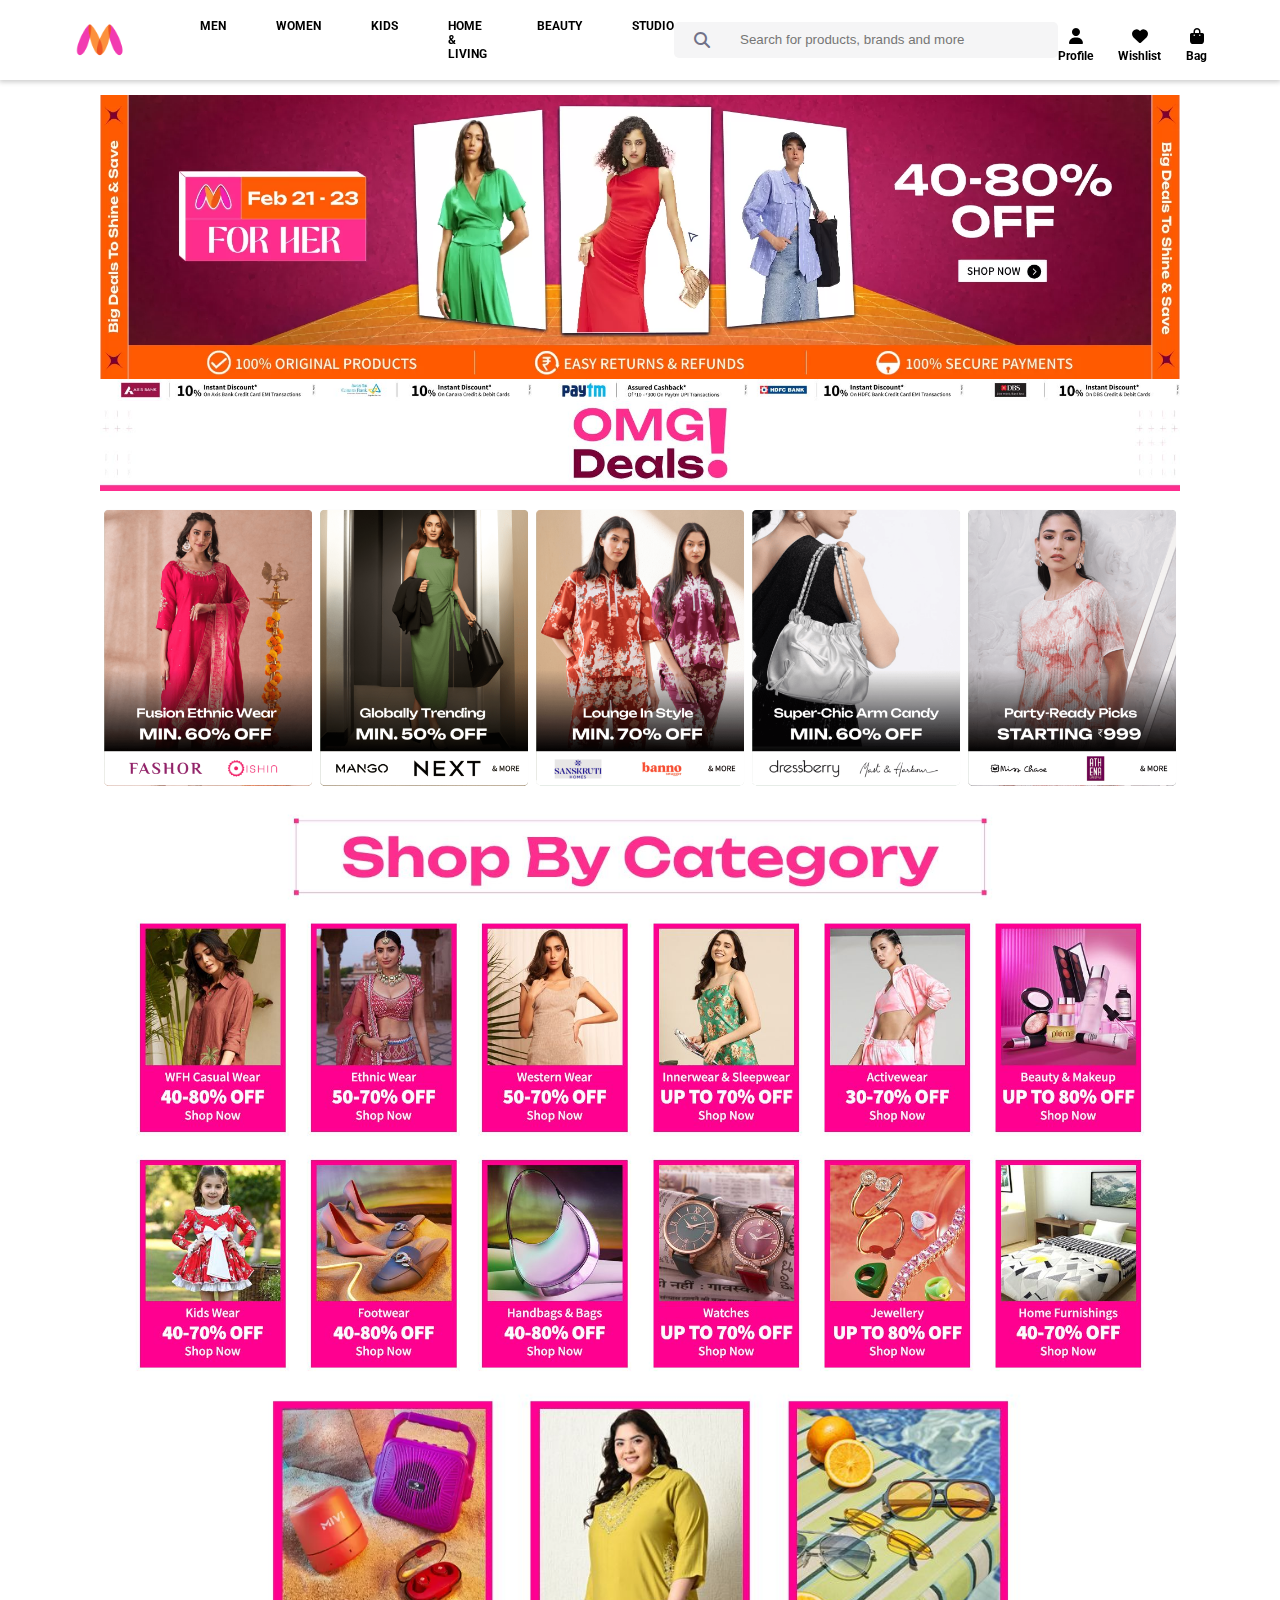
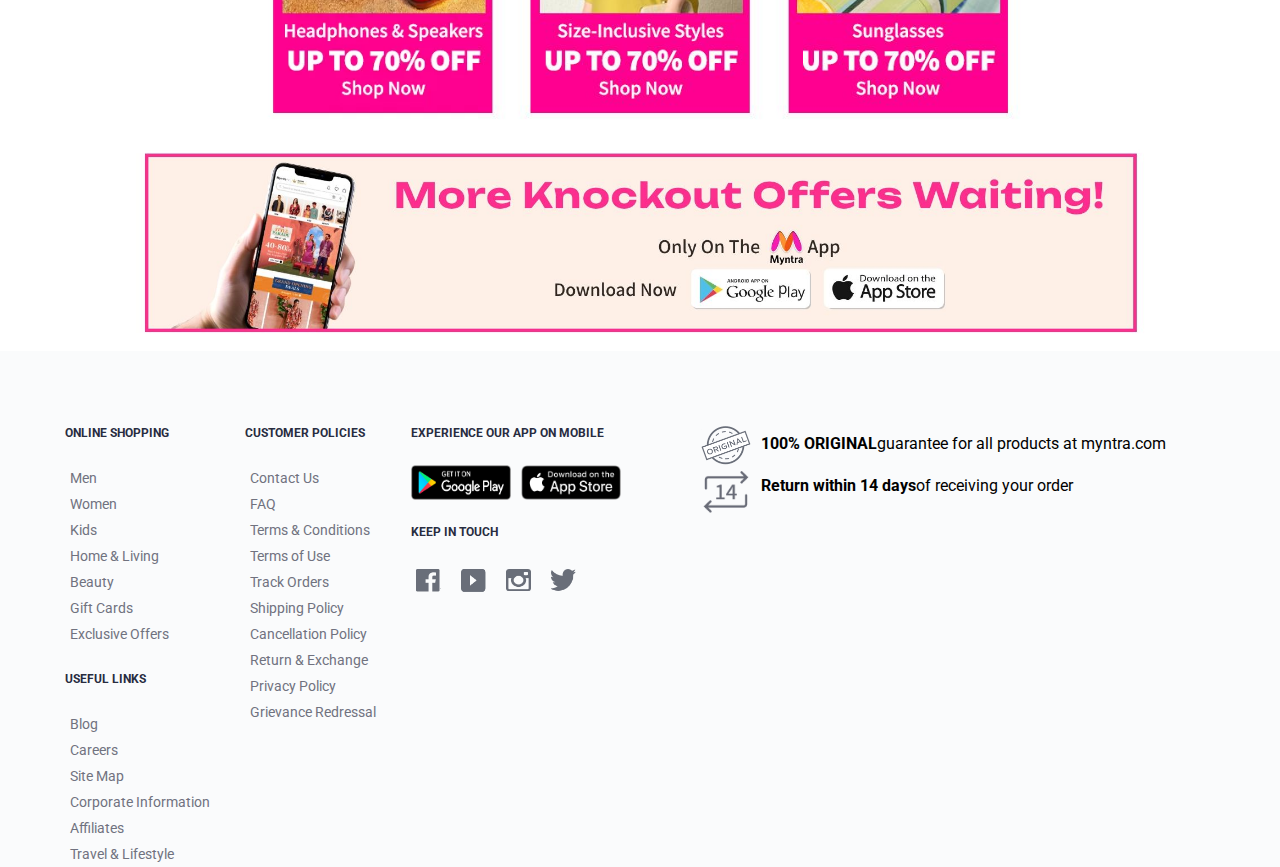
<file: women.html>
<html lang="en">

    <head>
        <title>Myntra Website</title>
        <link rel="preconnect" href="https://fonts.googleapis.com">
        <link rel="preconnect" href="https://fonts.gstatic.com" crossorigin>
        <link href="https://fonts.googleapis.com/css2?family=Roboto:ital,wght@0,100..900;1,100..900&display=swap"
            rel="stylesheet">

        <link rel="stylesheet" href="style.css">
        <link rel="stylesheet" href="https://cdnjs.cloudflare.com/ajax/libs/font-awesome/6.7.2/css/all.min.css">
    </head>

    <body>
        <div class="main_outer">

            <!-- top header start -->
            <div class="top_header">

                <div class="website_logo">
                    <a href="index.html">
                        <img src="images/logowebp.webp" alt="">
                    </a>
                </div>

                <div class="header_menu">
                    <div class="menu_items">
                        <a href="men.html">Men</a>

                        <div class="mega_dropdown">

                            <div class="dropdown_column">
                                <h4>Top Wear</h4>
                                <ul>
                                    <li>
                                        <a href="#">T-Shirts</a>
                                    </li>
                                    <li>
                                        <a href="#">Casual Shirts</a>
                                    </li>
                                    <li>
                                        <a href="#">Formal Shirts</a>
                                    </li>
                                    <li>
                                        <a href="#">Sweatshirts</a>
                                    </li>
                                    <li>
                                        <a href="#">Sweaters</a>
                                    </li>
                                    <li>
                                        <a href="#">Jackets</a>
                                    </li>
                                    <li>
                                        <a href="#">Blazers & Coats</a>
                                    </li>
                                    <li>
                                        <a href="#">Suits</a>
                                    </li>
                                    <li>
                                        <a href="#">Rain Jackets</a>
                                    </li>
                                </ul>
                            </div>
                            <div class="dropdown_column">
                                <h4>Bottom Wear</h4>
                                <ul>
                                    <li>
                                        <a href="#">Jeans</a>
                                    </li>
                                    <li>
                                        <a href="#">Casual Trousers</a>
                                    </li>
                                    <li>
                                        <a href="#">Formal Trousers</a>
                                    </li>
                                    <li>
                                        <a href="#">Shorts</a>
                                    </li>
                                    <li>
                                        <a href="#">Track Pants & Joggers</a>
                                    </li>
                                </ul>
                            </div>
                            <div class="dropdown_column">
                                <h4>Foot Wear</h4>
                                <ul>
                                    <li>
                                        <a href="#">Casual Shoes</a>
                                    </li>
                                    <li>
                                        <a href="#">Sports Shoes</a>
                                    </li>
                                    <li>
                                        <a href="#">Formal Shoes</a>
                                    </li>
                                    <li>
                                        <a href="#">Sneakers</a>
                                    </li>
                                    <li>
                                        <a href="#">Sandals & Floaters</a>
                                    </li>
                                    <li>
                                        <a href="#">Flip Flops</a>
                                    </li>
                                    <li>
                                        <a href="#">Socks</a>
                                    </li>
                                </ul>
                            </div>
                            <div class="dropdown_column">
                                <h4>Sports and active Wear</h4>
                                <ul>
                                    <li>
                                        <a href="#">Sport Shoes</a>
                                    </li>
                                    <li>
                                        <a href="#">Sports Sandals</a>
                                    </li>
                                    <li>
                                        <a href="#">Actice T-Shirts</a>
                                    </li>
                                    <li>
                                        <a href="#">Track pants</a>
                                    </li>
                                    <li>
                                        <a href="#">Tracksuit</a>
                                    </li>
                                    <li>
                                        <a href="#">Jackets</a>
                                    </li>
                                    <li>
                                        <a href="#">Sports wear</a>
                                    </li>
                                </ul>
                            </div>

                        </div>
                    </div>
                    <div class="menu_items">
                        <a href="women.html">Women</a>
                        <div class="mega_dropdown">
                            <div class="dropdown_column">
                                <h4>Top Wear</h4>
                                <ul>
                                    <li><a href="#">Tops</a></li>
                                    <li><a href="#">Casual Dresses</a></li>
                                    <li><a href="#">Blouses</a></li>
                                    <li><a href="#">Sweaters</a></li>
                                    <li><a href="#">Jackets</a></li>
                                    <li><a href="#">Cardigans</a></li>
                                    <li><a href="#">Tunics</a></li>
                                </ul>
                            </div>
                            <div class="dropdown_column">
                                <h4>Bottom Wear</h4>
                                <ul>
                                    <li><a href="#">Jeans</a></li>
                                    <li><a href="#">Casual Trousers</a></li>
                                    <li><a href="#">Skirts</a></li>
                                    <li><a href="#">Leggings</a></li>
                                    <li><a href="#">Shorts</a></li>
                                </ul>
                            </div>
                            <div class="dropdown_column">
                                <h4>Foot Wear</h4>
                                <ul>
                                    <li><a href="#">Casual Shoes</a></li>
                                    <li><a href="#">Sandals</a></li>
                                    <li><a href="#">Flats</a></li>
                                    <li><a href="#">Boots</a></li>
                                </ul>
                            </div>
                            <div class="dropdown_column">
                                <h4>Active Wear</h4>
                                <ul>
                                    <li><a href="#">Sports Bras</a></li>
                                    <li><a href="#">Leggings</a></li>
                                    <li><a href="#">Sports Shoes</a></li>
                                    <li><a href="#">Track Pants</a></li>
                                    <li><a href="#">Jackets</a></li>
                                </ul>
                            </div>
                        </div>
                    </div>
                    <div class="menu_items">
                        <a href="kids.html">Kids</a>
                        <div class="mega_dropdown">
                            <div class="dropdown_column">
                                <h4>Top Wear</h4>
                                <ul>
                                    <li><a href="#">T-Shirts</a></li>
                                    <li><a href="#">Shirts</a></li>
                                    <li><a href="#">Sweaters</a></li>
                                    <li><a href="#">Jackets</a></li>
                                    <li><a href="#">Sweatshirts</a></li>
                                </ul>
                            </div>
                            <div class="dropdown_column">
                                <h4>Bottom Wear</h4>
                                <ul>
                                    <li><a href="#">Jeans</a></li>
                                    <li><a href="#">Shorts</a></li>
                                    <li><a href="#">Track Pants</a></li>
                                    <li><a href="#">Casual Trousers</a></li>
                                </ul>
                            </div>
                            <div class="dropdown_column">
                                <h4>Foot Wear</h4>
                                <ul>
                                    <li><a href="#">Casual Shoes</a></li>
                                    <li><a href="#">Sneakers</a></li>
                                    <li><a href="#">Sandals</a></li>
                                </ul>
                            </div>
                            <div class="dropdown_column">
                                <h4>Accessories</h4>
                                <ul>
                                    <li><a href="#">Caps</a></li>
                                    <li><a href="#">Bags</a></li>
                                    <li><a href="#">Gloves</a></li>
                                </ul>
                            </div>
                        </div>
                    </div>
                    <div class="menu_items">
                        <a href="homeandliving.html">Home & Living</a>
                        <div class="mega_dropdown">
                            <div class="dropdown_column">
                                <h4>Furniture</h4>
                                <ul>
                                    <li><a href="#">Sofas</a></li>
                                    <li><a href="#">Beds</a></li>
                                    <li><a href="#">Chairs</a></li>
                                    <li><a href="#">Tables</a></li>
                                    <li><a href="#">Cabinets</a></li>
                                </ul>
                            </div>
                            <div class="dropdown_column">
                                <h4>Bedding</h4>
                                <ul>
                                    <li><a href="#">Bed Linen</a></li>
                                    <li><a href="#">Pillows</a></li>
                                    <li><a href="#">Quilts</a></li>
                                    <li><a href="#">Curtains</a></li>
                                </ul>
                            </div>
                            <div class="dropdown_column">
                                <h4>Kitchenware</h4>
                                <ul>
                                    <li><a href="#">Cookware</a></li>
                                    <li><a href="#">Dining Sets</a></li>
                                    <li><a href="#">Storage Containers</a></li>
                                </ul>
                            </div>
                            <div class="dropdown_column">
                                <h4>Decor</h4>
                                <ul>
                                    <li><a href="#">Wall Art</a></li>
                                    <li><a href="#">Rugs</a></li>
                                    <li><a href="#">Vases</a></li>
                                    <li><a href="#">Cushions</a></li>
                                </ul>
                            </div>
                        </div>
                    </div>
                    <div class="menu_items">
                        <a href="beauty.html">Beauty</a>
                        <div class="mega_dropdown">
                            <div class="dropdown_column">
                                <h4>Skin Care</h4>
                                <ul>
                                    <li><a href="#">Face Creams</a></li>
                                    <li><a href="#">Face Wash</a></li>
                                    <li><a href="#">Serums</a></li>
                                    <li><a href="#">Moisturizers</a></li>
                                </ul>
                            </div>
                            <div class="dropdown_column">
                                <h4>Makeup</h4>
                                <ul>
                                    <li><a href="#">Foundations</a></li>
                                    <li><a href="#">Lipsticks</a></li>
                                    <li><a href="#">Mascara</a></li>
                                    <li><a href="#">Eyeliners</a></li>
                                </ul>
                            </div>
                            <div class="dropdown_column">
                                <h4>Hair Care</h4>
                                <ul>
                                    <li><a href="#">Shampoos</a></li>
                                    <li><a href="#">Conditioners</a></li>
                                    <li><a href="#">Hair Oil</a></li>
                                    <li><a href="#">Hair Colors</a></li>
                                </ul>
                            </div>
                            <div class="dropdown_column">
                                <h4>Fragrances</h4>
                                <ul>
                                    <li><a href="#">Perfumes</a></li>
                                    <li><a href="#">Body Sprays</a></li>
                                </ul>
                            </div>
                        </div>

                    </div>  
                    <div class="menu_items">
                        <a href="studio.html">Studio</a>
                        <div class="mega_dropdown">
                            <div class="dropdown_column">
                                <h4>Photography</h4>
                                <ul>
                                    <li><a href="#">Cameras</a></li>
                                    <li><a href="#">Lenses</a></li>
                                    <li><a href="#">Tripods</a></li>
                                </ul>
                            </div>
                            <div class="dropdown_column">
                                <h4>Audio</h4>
                                <ul>
                                    <li><a href="#">Headphones</a></li>
                                    <li><a href="#">Speakers</a></li>
                                </ul>
                            </div>
                            <div class="dropdown_column">
                                <h4>Lighting</h4>
                                <ul>
                                    <li><a href="#">Studio Lights</a></li>
                                    <li><a href="#">LED Lights</a></li>
                                </ul>
                            </div>
                            <div class="dropdown_column">
                                <h4>Accessories</h4>
                                <ul>
                                    <li><a href="#">Camera Bags</a></li>
                                    <li><a href="#">Stabilizers</a></li>
                                </ul>
                            </div>
                        </div>

                    </div>
                </div>

                <div class="header_search">
                    <div>
                        <i class="fa-solid fa-magnifying-glass"></i>
                    </div>
                    <div class="search_input">
                        <input type="text" name="search" class="input-form"
                            placeholder="Search for products, brands and more">
                    </div>
                </div>

                <div class="header_user_icons">
                    <div class="user_icons">
                        <div>
                            <i class="fa-solid fa-user"></i>
                        </div>
                        <div class="icon_text">Profile</div>
                    </div>
                    <div class="user_icons">
                        <div>
                            <i class="fa-solid fa-heart"></i>
                        </div>
                        <div class="icon_text">Wishlist</div>
                    </div>
                    <div class="user_icons">
                        <div>
                            <i class="fa-solid fa-bag-shopping"></i>
                        </div>
                        <div class="icon_text">Bag</div>
                    </div>
                </div>

            </div>
            <!-- top header end -->

            <!-- banner section start -->
            <div class="men_main_banner">
                <img src="images/womens/women_main_banner.webp" alt="">
            </div>

            <div class="bank_offers">
                <div>
                    <img src="images/mens/bank_offer1.jpg" alt="">
                </div>
                <div>
                    <img src="images/mens/bank_offer2.jpg" alt="">
                </div>
                <div>
                    <img src="images/mens/bank_offer3.jpg" alt="">
                </div>
                <div>
                    <img src="images/mens/bank_offer4.jpg" alt="">
                </div>
                <div>
                    <img src="images/mens/bank_offer5.jpg" alt="">
                </div>
            </div>

            <div class="omg_deals_men">
                <img src="images/womens/omg_deals_women.jpg" alt="">
            </div>

            <div class="omg_deal_pic">
                <div>
                    <img src="images/womens/omg_deal_pic1.png" alt="">
                </div>
                <div>
                    <img src="images/womens/omg_deal_pic2.png" alt="">
                </div>
                <div>
                    <img src="images/womens/omg_deal_pic3.png" alt="">
                </div>
                <div>
                    <img src="images/womens/omg_deal_pic4.png" alt="">
                </div>
                <div>
                    <img src="images/womens/omg_deal_pic5.png" alt="">
                </div>
            </div>

            <div class="shop_by_category_men">
                <img src="images/womens/shop_by_category_women.jpg" alt="">
            </div>

            <div class="shop_by_category_men_pics">
                <div class="shop_by_category_men_row1">
                    <div>
                        <img src="images/womens/shop_by_category_women_pic1.jpg" alt="">
                    </div>
                    <div>
                        <img src="images/womens/shop_by_category_women_pic2.jpg" alt="">
                    </div>
                    <div>
                        <img src="images/womens/shop_by_category_women_pic3.jpg" alt="">
                    </div>
                    <div>
                        <img src="images/womens/shop_by_category_women_pic4.jpg" alt="">
                    </div>
                    <div>
                        <img src="images/womens/shop_by_category_women_pic5.jpg" alt="">
                    </div>
                    <div>
                        <img src="images/womens/shop_by_category_women_pic6.jpg" alt="">
                    </div>
                </div>
                <div class="shop_by_category_men_row2">
                    <div>
                        <img src="images/womens/shop_by_category_women_pic7.jpg" alt="">
                    </div>
                    <div>
                        <img src="images/womens/shop_by_category_women_pic8.jpg" alt="">
                    </div>
                    <div>
                        <img src="images/womens/shop_by_category_women_pic9.jpg" alt="">
                    </div>
                    <div>
                        <img src="images/womens/shop_by_category_women_pic10.jpg" alt="">
                    </div>
                    <div>
                        <img src="images/womens/shop_by_category_women_pic11.jpg" alt="">
                    </div>
                    <div>
                        <img src="images/womens/shop_by_category_women_pic12.jpg" alt="">
                    </div>
                </div>
                <div class="shop_by_category_women_row3">
                    <div>
                        <img src="images/womens/shop_by_category_women_pic13.webp" alt="">
                    </div>
                    <div>
                        <img src="images/womens/shop_by_category_women_pic14.jpg" alt="">
                    </div>
                    <div>
                        <img src="images/womens/shop_by_category_women_pic15.jpg" alt="">
                    </div>
                </div>
            </div>

            <div class="knockout_offer">
                <img src="images/womens/knockout_offer.jpg" alt="">
            </div>
            <!-- banner section start -->

            <!-- website description section start -->
            <div class="description">
                <div class="description_part1">
                    <div class="description_section1">
                        <h2>ONLINE SHOPPING</h2>
                        <div class="links">
                            <div><a href="#">Men</a></div>
                            <div><a href="#">Women</a></div>
                            <div><a href="#">Kids</a></div>
                            <div><a href="#">Home & Living</a></div>
                            <div><a href="#">Beauty</a></div>
                            <div><a href="#">Gift Cards</a></div>
                            <div><a href="#">Exclusive Offers</a></div>
                        </div>
                    </div>

                    <div class="description_section2">
                        <h2>USEFUL LINKS</h2>
                        <div class="links">
                            <div><a href="#">Blog</a></div>
                            <div><a href="#">Careers</a></div>
                            <div><a href="#">Site Map</a></div>
                            <div><a href="#">Corporate Information</a></div>
                            <div><a href="#">Affiliates</a></div>
                            <div><a href="#">Travel & Lifestyle</a></div>
                        </div>
                    </div>
                </div>

                <div class="description_part2">
                    <div class="description_section3">
                        <h2>CUSTOMER POLICIES</h2>
                        <div class="links">
                            <div><a href="#">Contact Us</a></div>
                            <div><a href="#">FAQ</a></div>
                            <div><a href="#">Terms & Conditions</a></div>
                            <div><a href="#">Terms of Use</a></div>
                            <div><a href="#">Track Orders</a></div>
                            <div><a href="#">Shipping Policy</a></div>
                            <div><a href="#">Cancellation Policy</a></div>
                            <div><a href="#">Return & Exchange</a></div>
                            <div><a href="#">Privacy Policy</a></div>
                            <div><a href="#">Grievance Redressal</a></div>
                        </div>
                    </div>
                </div>

                <div class="description_part3">
                    <div class="description_section4">
                        <h2>EXPERIENCE OUR APP ON MOBILE</h2>
                        <div class="app_downloader">
                            <div>
                                <img src="images/playstore.png" alt="">
                            </div>
                            <div>
                                <img src="images/applestore.png" alt="">
                            </div>
                        </div>
                    </div>

                    <div class="description_section5">
                        <h2>KEEP IN TOUCH</h2>
                        <div class="social_links">
                            <div>
                                <a href="www.facebook.com">
                                    <img src="images/fb.png" alt="">
                                </a>
                            </div>
                            <div>
                                <a href="www.youtube.com">
                                    <img src="images/yt.png" alt="">
                                </a>
                            </div>
                            <div>
                                <a href="www.instagram.com">
                                    <img src="images/insta.png" alt="">
                                </a>
                            </div>
                            <div>
                                <a href="www.twitter.com">
                                    <img src="images/twitter.png" alt="">
                                </a>
                            </div>
                        </div>
                    </div>
                </div>

                <div class="description_part4">
                    <div class="description_section6">
                        <div>
                            <img src="images/original.png" alt="">
                        </div>
                        <div class="original_content">
                            <div class="original">100% ORIGINAL</div>
                            <div class="product_info">guarantee for all products at myntra.com</div>
                        </div>
                    </div>

                    <div class="description_section7">
                        <div>
                            <img src="images/14.png" alt="">
                        </div>
                        <div class="original_content">
                            <div class="original">Return within 14 days </div>
                            <div class="product_info"> of receiving your order</div>
                        </div>
                    </div>
                </div>
            </div>

            <div class="description_section8">

            </div>
            <!-- website description section end -->

        </div>
    </body>

</html>
</file>
<file: style.css>
*{
    margin: 0px;
    padding: 0px;
}
a{
    color: black;
    text-decoration: none;
}
body {
    font-family: 'Roboto', sans-serif;
}
.main_outer{
    width: 100%;
}
.top_header{
    width: 100%;
    display: flex;
    justify-content: space-between;
    align-items: center;
    background-color: white;
    box-shadow: 0px 1px 5px 1px #ccc;
    position: sticky;
    top: 0;  
    z-index: 1000;
}
.website_logo img{
    width: 50px;
    padding: 15px 75px;
}
.header_menu{
    display: flex;
    font-weight: bold;
    text-transform: uppercase;
    font-size: 12px;
    gap: 50px;
    position: relative;
}
.menu_items{
    position: relative;
}
.mega_dropdown {
    position: absolute;
    top: 50px;
    left: -20px;
    background-color: white;
    box-shadow: 0px 4px 8px rgba(0, 0, 0, 0.1);
    z-index: 1000;
    width: 700px;
    padding: 20px 20px;
    box-sizing: border-box;
    border-top: 2px solid #ff3f6c;
    opacity: 0;  /* Initially transparent */
    visibility: hidden;  /* Initially hidden */
    transition: opacity 0.3s ease, visibility 0s linear 0.3s;  /* Fade-in/out with smooth transition */
}
.menu_items:hover .mega_dropdown {
    opacity: 1;  /* Fully visible */
    visibility: visible;  /* Make it visible */
    transition: opacity 0.3s ease, visibility 0s linear 0s;  /* Ensure visibility change happens immediately after opacity */
}
.dropdown_column {
    display: inline-block;
    vertical-align: top;
    width: 20%;
    padding: 0 10px;
    box-sizing: border-box;
}
.dropdown_column h4 {
    font-size: 14px;
    font-weight: bold;
    color: #282c3f;
    margin-bottom: 10px;
    text-transform: uppercase;
}

.dropdown_column ul {
    list-style: none;
    padding: 0;
    margin: 0;
}

.dropdown_column ul li {
    margin-bottom: 8px;
}

.dropdown_column ul li a {
    color: #535766;
    font-size: 12px;
    text-decoration: none;
    text-transform: capitalize;
}

.dropdown_column ul li a:hover {
    color: #ff3f6c;
}
.dropdown_column img {
    width: 100%;
    border-radius: 4px;
}

/* Show mega dropdown on hover */
.menu_items:hover .mega_dropdown {
    display: block;
}


.header_search{
    display: flex;
    width: 30%;
    background-color: #F5F5F6;
    padding: 10px;
    box-sizing: border-box;
    gap: 30px;
    border-radius: 5px;
}
.header_search i{
    color: #717288;
    padding-left: 10px;
}
.search_input input{
    width: 450px;
    background: transparent;
    border: none;
}
.header_user_icons{
    display: flex;
    padding-right: 80px;
    padding-top: 10px;
    box-sizing: border-box;
    gap: 25px;
    text-align: center;
}
.icon_text{
    font-weight: bold;
    font-size: 12px;
    padding-top: 5px;
    box-sizing: border-box;
}
.top_discount img{
    width: 100%;
    padding: 15px 35px;
    box-sizing: border-box;
}
.top_animation1 img{
    width: 100%;

}
.medal_worthy p{
    font-size: 30px;
    font-weight: bold;
    color: #3F4152;
}
.medal_worthy{
    letter-spacing: 3px;
    padding-top: 80px;
    padding-left: 50px;
    padding-bottom: 60px;
}
.animation2{
    width: 100%;
    display: flex;
}
.animation2image img{
    width: 100%;
}
.animation3{
    width: 100%;
    display: flex;
}
.animation3image img{
    width: 100%;
}
.shop_category{
    width: 100%;
}
.shop_category_image{
    display: flex;
}
.shop_category_image img{
    width: 100%;
}
.shop_category_image_end{
    display: flex;
    justify-content: center;
}


.description{
    background-color: #FAFBFC;
    width: 100%;
    padding-top: 50px;
    display: flex;
    justify-content: center;
}
.description h2{
    color: #282C40;
    font-size: 12px;
    font-weight: bold;
    padding: 25px 0px;
}
.description a{
    color: #70727F;
    font-size: 14px;
    display: flex;
    flex-direction: column;
    padding: 5px;

}
.description_section1{
    padding: 0px 15px;
}
.description_section2{
    padding: 0px 15px;
}
.description_section3{
    padding: 0px 15px;
}
.description_section4{
    padding: 0px 15px;
}
.description_section5{
    padding: 0px 15px;
}
.description_section6{
    padding: 0px 15px;
    display: flex;
    gap: 10px;
}
.description_section7{
    padding: 0px 15px;
    display: flex;
    gap: 10px;
}
.description_part4{
    padding: 25px 50px;
}
.description_part4 img{
    width: 50px;
}
.app_downloader{
    display: flex;
    gap: 10px;
}
.app_downloader img{
    width: 100px;
    height: 35px;
}
.social_links{
    display: flex;
    gap: 10px;
}
.social_links img{
    width: 25px;
    height: 25px;

}
.original_content{
    display: flex;
    padding-top: 8px;
}
.original{
    font-weight: bold;
}


/* mens page */
.men_main_banner img{
    width: 100%;
    padding-top: 15px;
    padding-right: 100px;
    padding-left: 100px;
    box-sizing: border-box;
}
.omg_deals_men img{
    width: 100%;
    padding-right: 100px;
    padding-left: 100px;
    box-sizing: border-box;
}
.omg_deal_pic{
    display: flex;
    padding: 15px 100px;
    box-sizing: border-box;
    /* width: 100%; */
}
.omg_deal_pic img{
    width: 100%;
}
.shop_by_category_men img{
    width: 100%;

}
.shop_by_category_men_row1{
    display: flex;
    padding: 0px 100px;

}
.shop_by_category_men_row1 img{
    width: 100%;
}
.shop_by_category_men_row2{
    display: flex;
    padding: 0px 100px;

}
.shop_by_category_men_row2 img{
    width: 100%;
}
.shop_by_category_men_row3{
    display: flex;  
    justify-content: center;
}
.shop_by_category_men_row3 img{
    width: 285px;
}
.knockout_offer img{
    width: 100% ;
    padding: 10px 100px;
    box-sizing: border-box;
}
.bank_offers{
    display: flex;
    padding: 0px 100px;
    box-sizing: border-box;
}
.bank_offers img{
    width: 100%;
}
.shop_by_category_women_row3{
    display: flex;
    justify-content: center;
}
.shop_by_category_women_row3 img{
    width: 325px;
}


/* kids section start  */
.kids_top_banner{
    padding: 45px 0px;
}
.kids_top_banner img{
    width: 100%;
}
.kids_section_heading_text{
    padding-top: 50px;
    padding-left: 100px;
    padding-bottom: 50px;
    box-sizing: border-box;
    color: #3F4152;
    letter-spacing: 5px;
    font-size: 18px;
}
.kids_brands{
    display: flex;
}
.kids_brands img{
    width: 100%;
}
.kids_top_picks{
    display: flex;
}
.kids_top_picks img{
    width: 100%;
}
.iconic_brands_pic{
    display: flex;
}
.iconic_brands_pic img{
    width: 100%;
}
.fashion_essentials_row1{
    display: flex;
}
.fashion_essentials_row1 img{
    width: 100%;
}
.fashion_essentials_row2{
    display: flex;
}
.fashion_essentials_row2 img{
    width: 100%;
}
.explore_more_row1{
    display: flex;
}
.explore_more_row1 img{
    width: 100%;
}
.explore_more_row2{
    display: flex;
}
.explore_more_row2 img{
    width: 100%;
}
.explore_more_row3{
    display: flex;
}
.explore_more_row3 img{
    width: 100%;
}
.kids_space{
    display: flex;
}
.kids_space img{
    width: 100%;
}
.budget_buy{
    display: flex;
}
.budget_buy img{
    width: 100%;
}
.shop_more_brands{
    display: flex;
}
.shop_more_brands img{
    width: 100%;
}
.top_filter_bg{
    background-color: white;
}
.top_filter{
    padding: 0px 160px;
    padding-top: 15px;
}
.top_filter_heading{
    font-size: 14px;
    padding: 15px 0px;
    box-sizing: border-box;
}
.top_filter_heading span{
    font-weight: bold;
}
.top_filter_items_number{
    color: gray;
    padding: 0px 0px;
    box-sizing: border-box;
    font-size: 14px;
}
.top_filter_items_number span{
    font-weight: bold;
    color: black;
}
.top_filter_sort_section{
    display: flex;
    justify-content: space-between;
    padding-top: 30px;
    padding-bottom: 10px;
}
.top_filter_left{
    width: 20%;
    font-weight: bold;
    font-size: 16px;
    padding-top: 15px;
}
.top_filter_right{
    width: 80%;
    display: flex;
    justify-content: space-between;
}
.top_filter_right_left{
    padding-top: 15px;
    display: flex;
    gap: 20px;
    font-size: 14px;
    color: gray;
}
.top_filter_right_right{
    width: 220px;
    display: flex;
    justify-content: space-between;
    font-size: 14px;
    color: black;
    padding: 12px;
    box-sizing: border-box;
    border: 1px solid #ccc;

}
.top_filter_right_right span{
    color: black;
    font-weight: bold;
}
.top_filter_border{
    border-bottom: 1px solid #ccc;
}

/* Price Slider Styles */
.price-slider {
    padding: 0px;
}

.price-slider .slider {
    -webkit-appearance: none;
    width: 100%;
    height: 2px;
    background: #ff3f6c;
    outline: none;
    margin: 15px 0;
}

.price-slider .slider::-webkit-slider-thumb {
    -webkit-appearance: none;
    appearance: none;
    width: 20px;
    height: 20px;
    background: #ff3f6c;
    border-radius: 50%;
    cursor: pointer;
}

.price-slider .slider::-moz-range-thumb {
    width: 20px;
    height: 20px;
    background: #ff3f6c;
    border-radius: 50%;
    cursor: pointer;
    border: none;
}

.price-range {
    font-size: 14px;
    color: #282c3f;
    font-weight: 500;
}
.category_section_bg{
    background-color: white;
}
.category_section{
    padding: 0px 160px;
    display: flex;
}
.category_section_left{
    width: 20%;
    border-right: 1px solid #ccc;
}
.category_option,
.brand_option,
.price_option,
.color_option,
.discount_option {
    border-bottom: 1px solid #ccc;
    padding: 15px 0;
}

.category_option_heading {
    font-size: 14px;
    font-weight: bold;
    padding: 0 20px;
    display: flex;
    justify-content: space-between;
    align-items: center;
}

.search-icon {
    font-size: 12px;
    color: #282c3f;
    cursor: pointer;
}

.category_option_options {
    font-size: 14px;
    color: #282c3f;
    padding: 10px 20px;
}

.category_option_options ul li {
    line-height: 24px;
    display: flex;
    align-items: center;
    gap: 8px;
    cursor: pointer;
    color: #282c3f;
}

/* Checkbox styles */
input[type="checkbox"] {
    width: 16px;
    height: 16px;
    margin: 0;
    cursor: pointer;
    border: 1px solid #d4d5d8;
    border-radius: 2px;
}

/* Color section specific styles */
.color_options {
    display: flex;
    align-items: center;
}

.color_circle {
    width: 14px;
    height: 14px;
    border-radius: 50%;
    margin: 0 8px;
}

.show-more {
    color: #ff3f6c;
    font-size: 14px;
    padding: 8px 20px 0;
    cursor: pointer;
}

/* Numbers in gray */
.category_option_options ul li span {
    color: #94969f;
    margin-left: 0;
}

.category_section_right{
    width: 80%;
    padding-bottom: 40px;
}

.category_section_right_image_row{
    width: 100%;
    display: flex;
    justify-content: space-evenly;
}
.category_section_right_image_number{
    width: 15%;
    padding-top: 35px;
}
.category_section_image img{
    width: 190px;
}
.category_section_image_heading{
    font-size: 16px;
    font-weight: bold;
    padding-top: 10px;
    padding-left: 10px;
}
.category_section_image_company{
    font-size: 14px;
    color: gray;
    padding-left: 10px;
    padding-top: 5px;
}
.category_section_image_price{
    font-size: 14px;
    font-weight: bold;
    padding-left: 10px;
    padding-top: 5px;
}
.category_section_image_price span{
    font-weight: lighter;
    color: gray;
    text-decoration: line-through;
}

/* Pagination styles */
.pagination_section {
    display: flex;
    justify-content: center;
    align-items: center;
    padding: 30px 0 50px 0;
    gap: 15px;
}

.pagination_button {
    padding: 8px 16px;
    border: 1px solid #d4d5d8;
    background: white;
    color: #282c3f;
    font-size: 14px;
    cursor: pointer;
    display: flex;
    align-items: center;
    gap: 5px;
}

.pagination_button:hover {
    border-color: #282c3f;
}

.pagination_text {
    color: #94969f;
    font-size: 14px;
}

.pagination_current {
    font-weight: bold;
    color: #282c3f;
}
</file>
